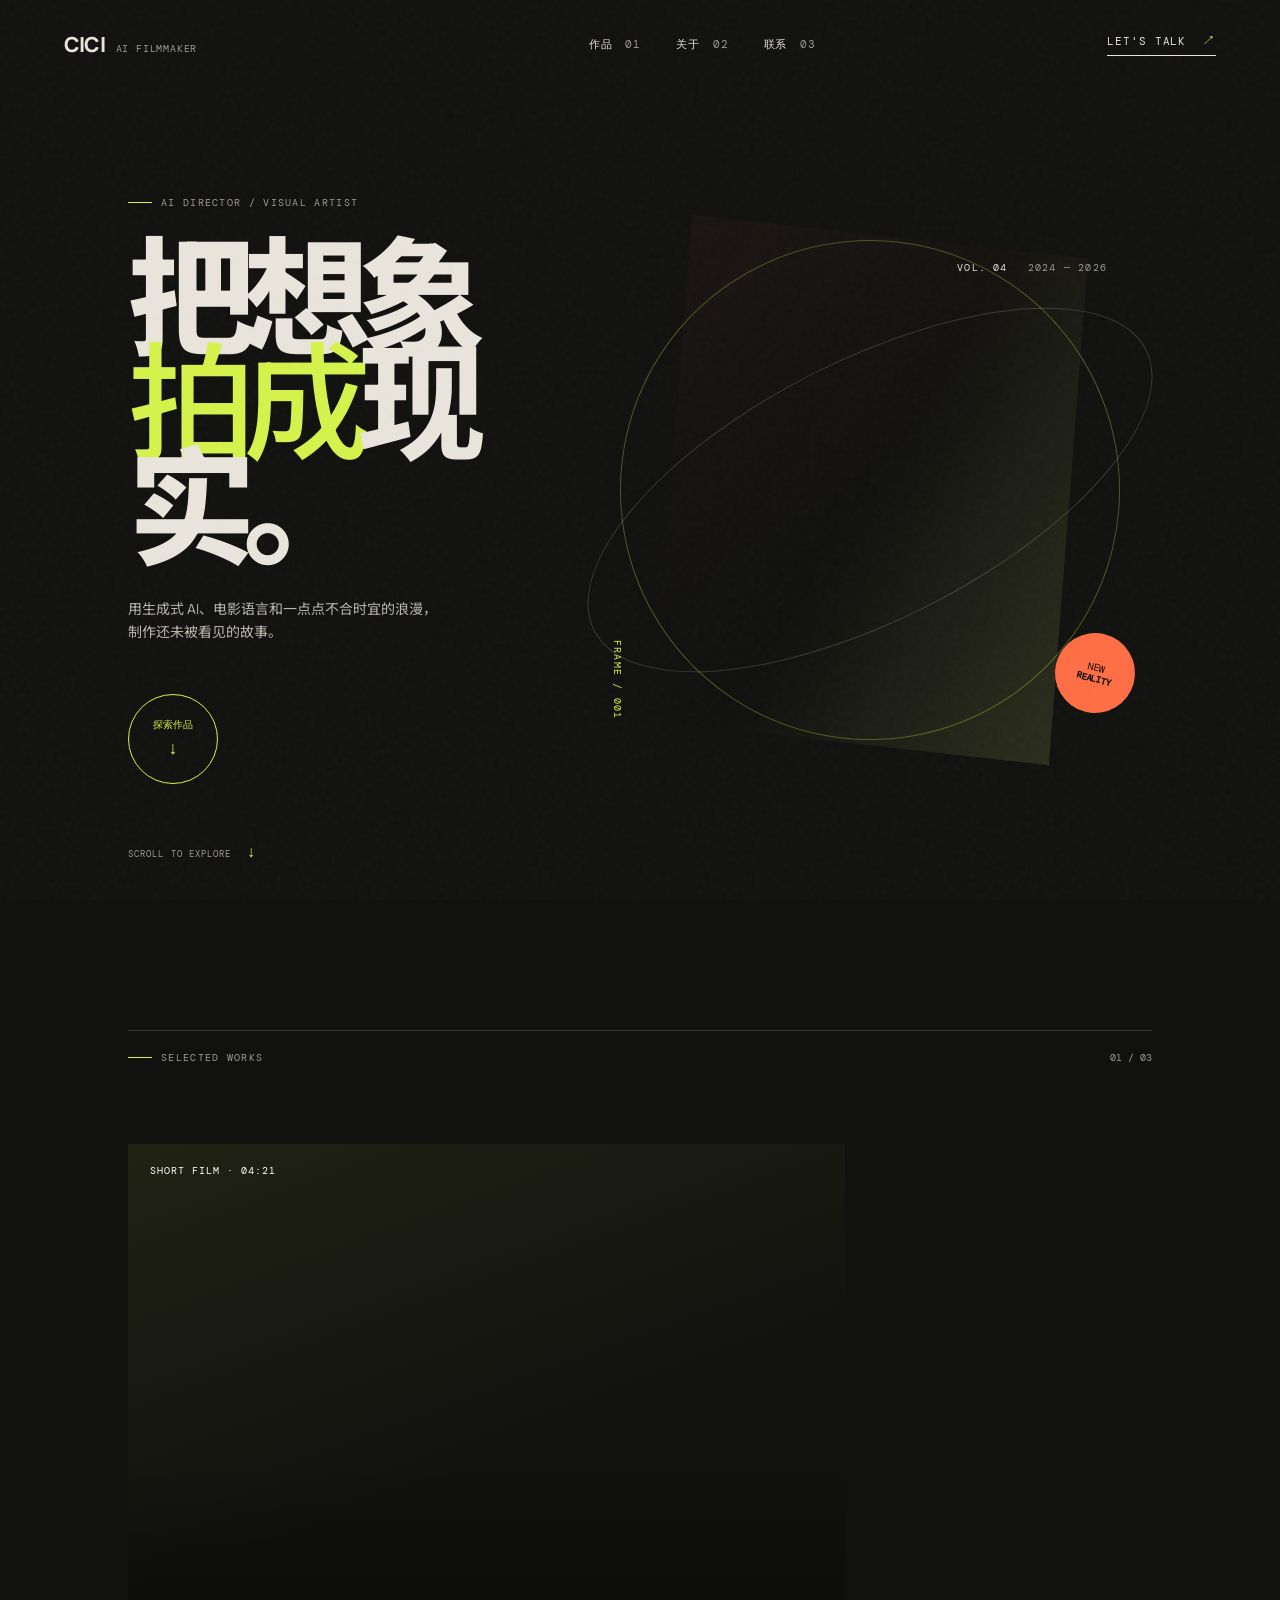
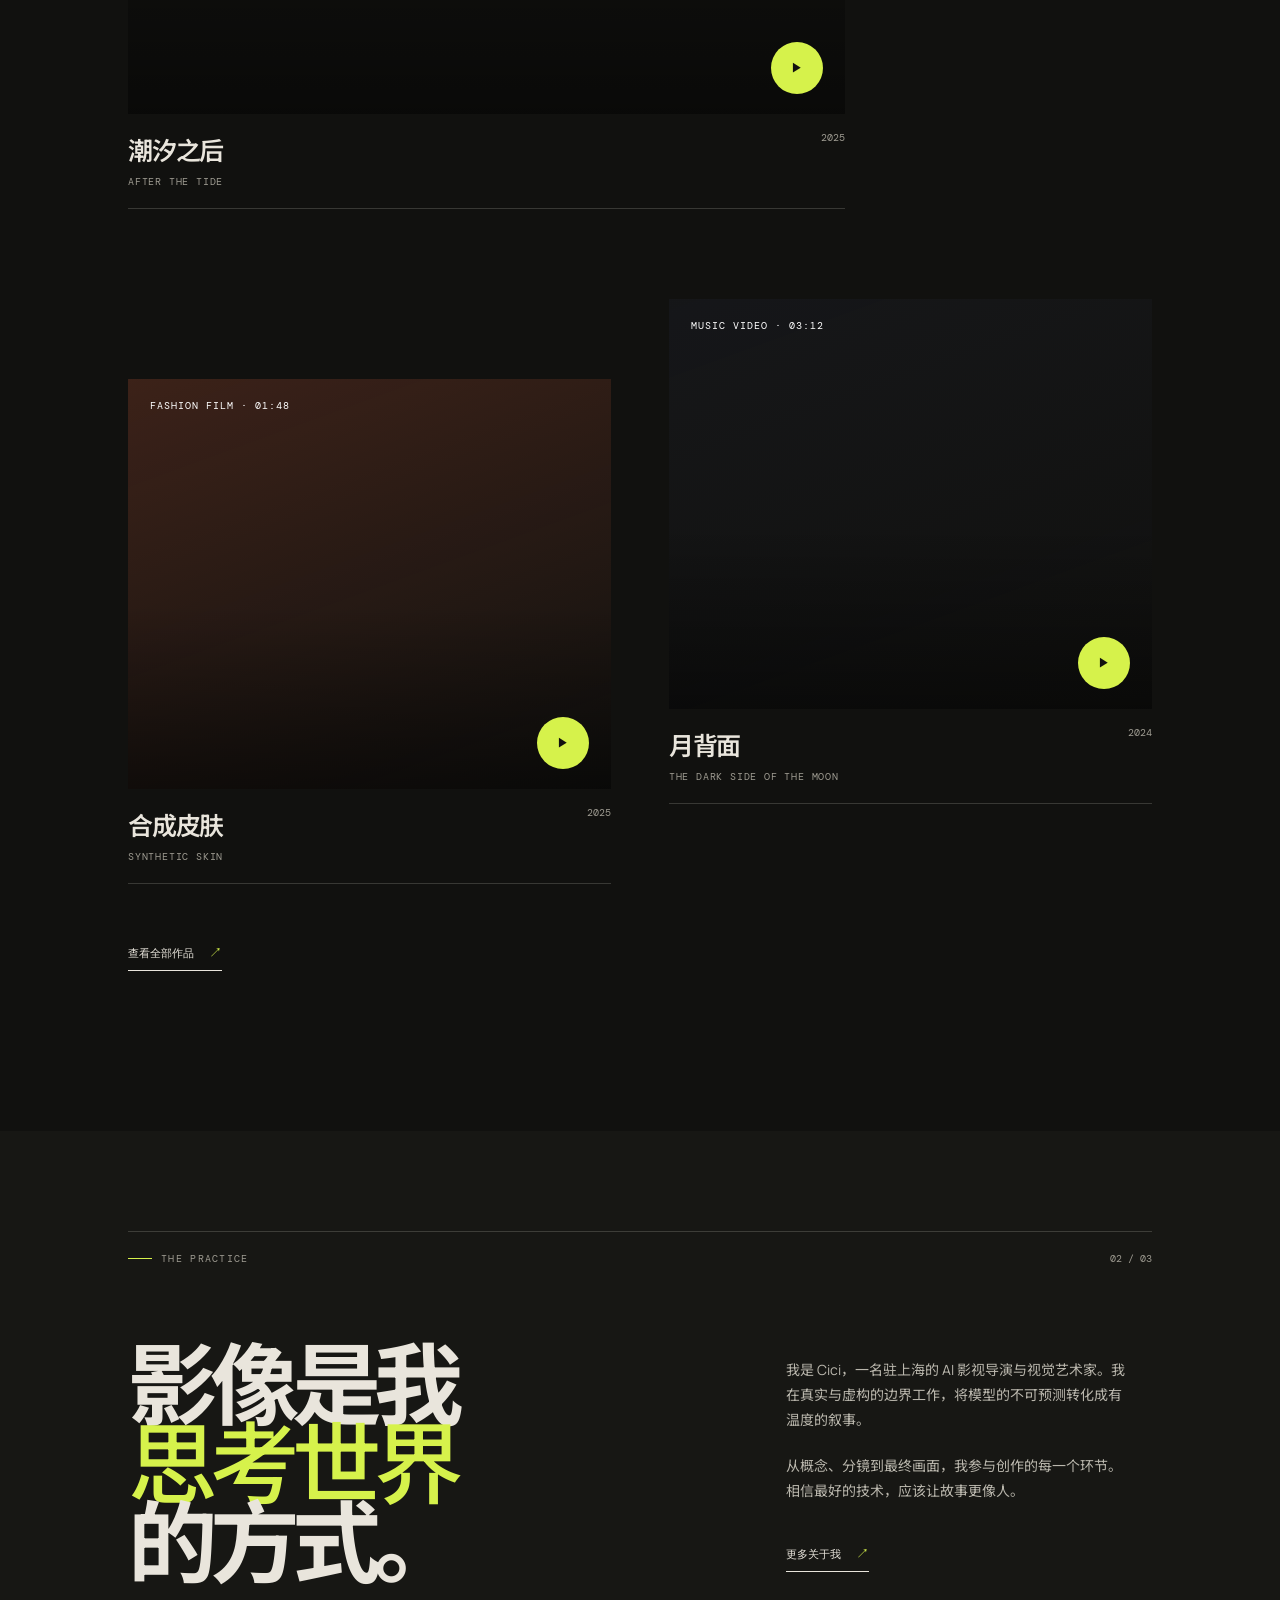
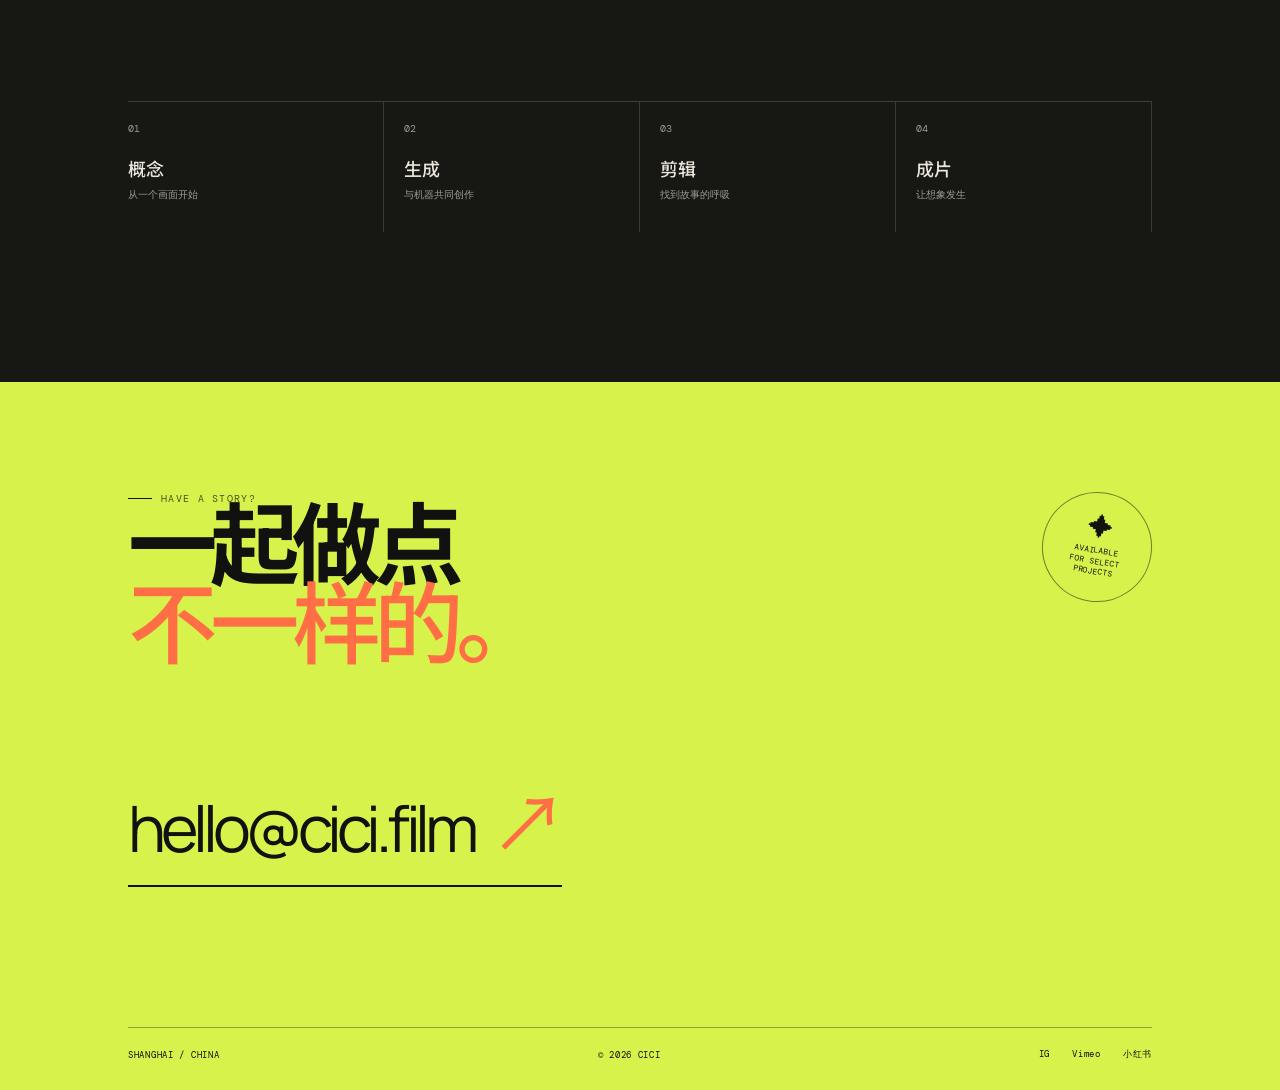
<file: index.html>
<!doctype html>
<html lang="zh-CN">
<head>
  <meta charset="UTF-8" />
  <meta name="viewport" content="width=device-width, initial-scale=1.0" />
  <meta name="description" content="Cici 的 AI 影视与视觉实验作品集" />
  <title>CICI — AI FILMMAKER</title>
  <link rel="preconnect" href="https://fonts.googleapis.com">
  <link rel="preconnect" href="https://fonts.gstatic.com" crossorigin>
  <link href="https://fonts.googleapis.com/css2?family=DM+Mono:wght@400;500&family=Manrope:wght@400;500;600;700;800&family=Noto+Sans+SC:wght@400;500;700;900&display=swap" rel="stylesheet">
  <link rel="stylesheet" href="style.css" />
</head>
<body>
  <div class="noise"></div>
  <header class="site-header">
    <a class="brand" href="#top" aria-label="Cici home"><span>CICI</span><small>AI FILMMAKER</small></a>
    <nav class="main-nav" aria-label="主导航">
      <a href="#work">作品 <span>01</span></a>
      <a href="#about">关于 <span>02</span></a>
      <a href="#contact">联系 <span>03</span></a>
    </nav>
    <a class="menu-link" href="#contact">LET'S TALK <span>↗</span></a>
  </header>

  <main id="top">
    <section class="hero section-pad">
      <div class="hero-copy">
        <p class="eyebrow"><i></i> AI DIRECTOR / VISUAL ARTIST</p>
        <h1>把想象<br><em>拍成</em>现实。</h1>
        <p class="hero-intro">用生成式 AI、电影语言和一点点不合时宜的浪漫，制作还未被看见的故事。</p>
        <a class="circle-link" href="#work" aria-label="探索作品">探索作品 <span>↓</span></a>
      </div>
      <div class="hero-visual">
        <div class="orbit orbit-one"></div><div class="orbit orbit-two"></div>
        <div class="hero-image"></div>
        <div class="visual-label label-top">VOL. 04 <span>2024 — 2026</span></div>
        <div class="visual-label label-bottom">FRAME / 001</div>
        <div class="hero-sticker">NEW<br><b>REALITY</b></div>
      </div>
      <div class="scroll-note">SCROLL TO EXPLORE <span>↓</span></div>
    </section>

    <section id="work" class="work section-pad">
      <div class="section-heading"><p class="eyebrow"><i></i> SELECTED WORKS</p><span class="heading-index">01 / 03</span></div>
      <div class="work-grid">
        <article class="project project-featured">
          <div class="project-image image-one"><span class="image-meta">SHORT FILM · 04:21</span><button class="play-btn" aria-label="播放《潮汐之后》">▶</button></div>
          <div class="project-info"><div><h2>潮汐之后</h2><p>AFTER THE TIDE</p></div><span class="project-year">2025</span></div>
        </article>
        <article class="project project-offset">
          <div class="project-image image-two"><span class="image-meta">FASHION FILM · 01:48</span><button class="play-btn" aria-label="播放《Synthetic Skin》">▶</button></div>
          <div class="project-info"><div><h2>合成皮肤</h2><p>SYNTHETIC SKIN</p></div><span class="project-year">2025</span></div>
        </article>
        <article class="project">
          <div class="project-image image-three"><span class="image-meta">MUSIC VIDEO · 03:12</span><button class="play-btn" aria-label="播放《月背面》">▶</button></div>
          <div class="project-info"><div><h2>月背面</h2><p>THE DARK SIDE OF THE MOON</p></div><span class="project-year">2024</span></div>
        </article>
      </div>
      <a class="text-link" href="#contact">查看全部作品 <span>↗</span></a>
    </section>

    <section id="about" class="about section-pad">
      <div class="section-heading"><p class="eyebrow"><i></i> THE PRACTICE</p><span class="heading-index">02 / 03</span></div>
      <div class="about-layout"><h2>影像是我<br><em>思考世界</em><br>的方式。</h2><div class="about-copy"><p>我是 Cici，一名驻上海的 AI 影视导演与视觉艺术家。我在真实与虚构的边界工作，将模型的不可预测转化成有温度的叙事。</p><p>从概念、分镜到最终画面，我参与创作的每一个环节。相信最好的技术，应该让故事更像人。</p><a class="text-link" href="#contact">更多关于我 <span>↗</span></a></div></div>
      <div class="process"><div><span>01</span><b>概念</b><small>从一个画面开始</small></div><div><span>02</span><b>生成</b><small>与机器共同创作</small></div><div><span>03</span><b>剪辑</b><small>找到故事的呼吸</small></div><div><span>04</span><b>成片</b><small>让想象发生</small></div></div>
    </section>

    <section id="contact" class="contact section-pad"><div class="contact-top"><div><p class="eyebrow"><i></i> HAVE A STORY?</p><h2>一起做点<br><em>不一样的。</em></h2></div><div class="contact-orb">✦<span>AVAILABLE<br>FOR SELECT<br>PROJECTS</span></div></div><a class="email-link" href="mailto:hello@cici.film">hello@cici.film <span>↗</span></a><div class="contact-footer"><span>SHANGHAI / CHINA</span><span>© 2026 CICI</span><div class="socials"><a href="#contact">IG</a><a href="#contact">Vimeo</a><a href="#contact">小红书</a></div></div></section>
  </main>
  <script src="script.js"></script>
</body>
</html>
</file>
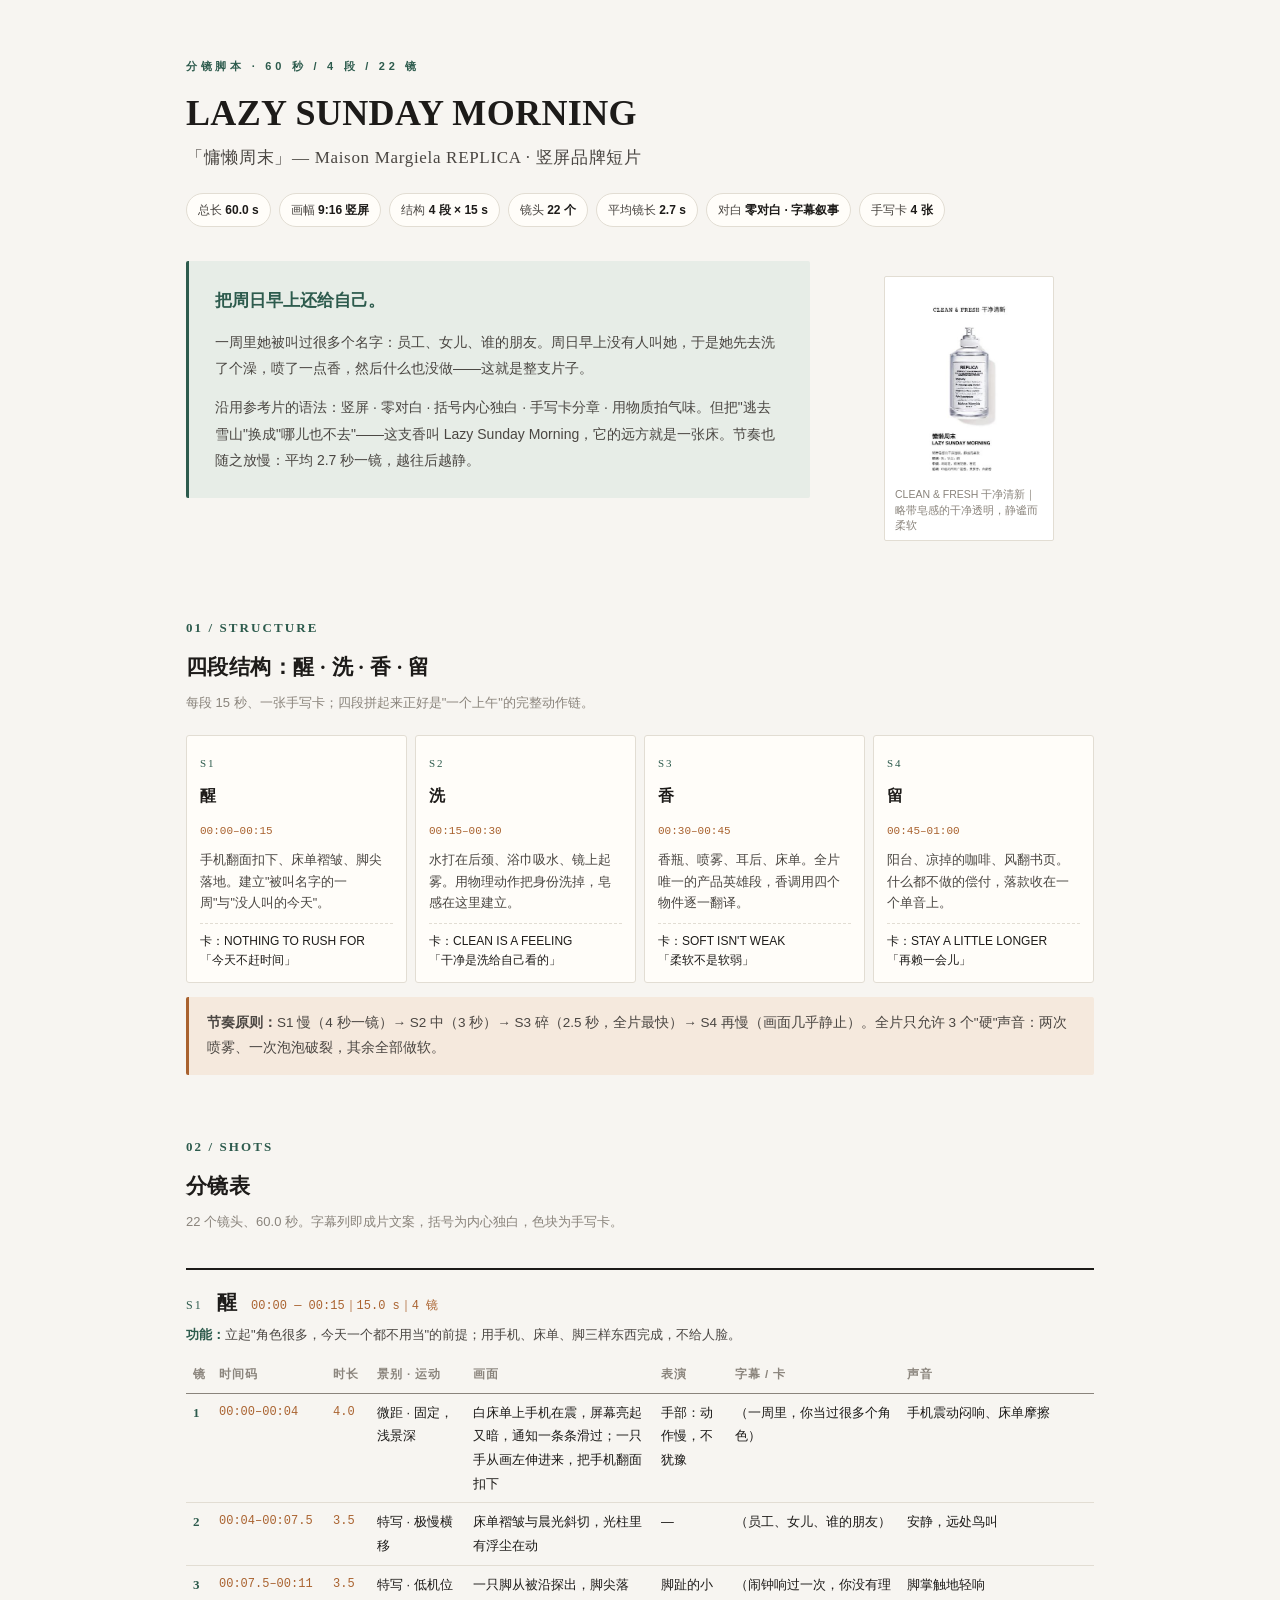
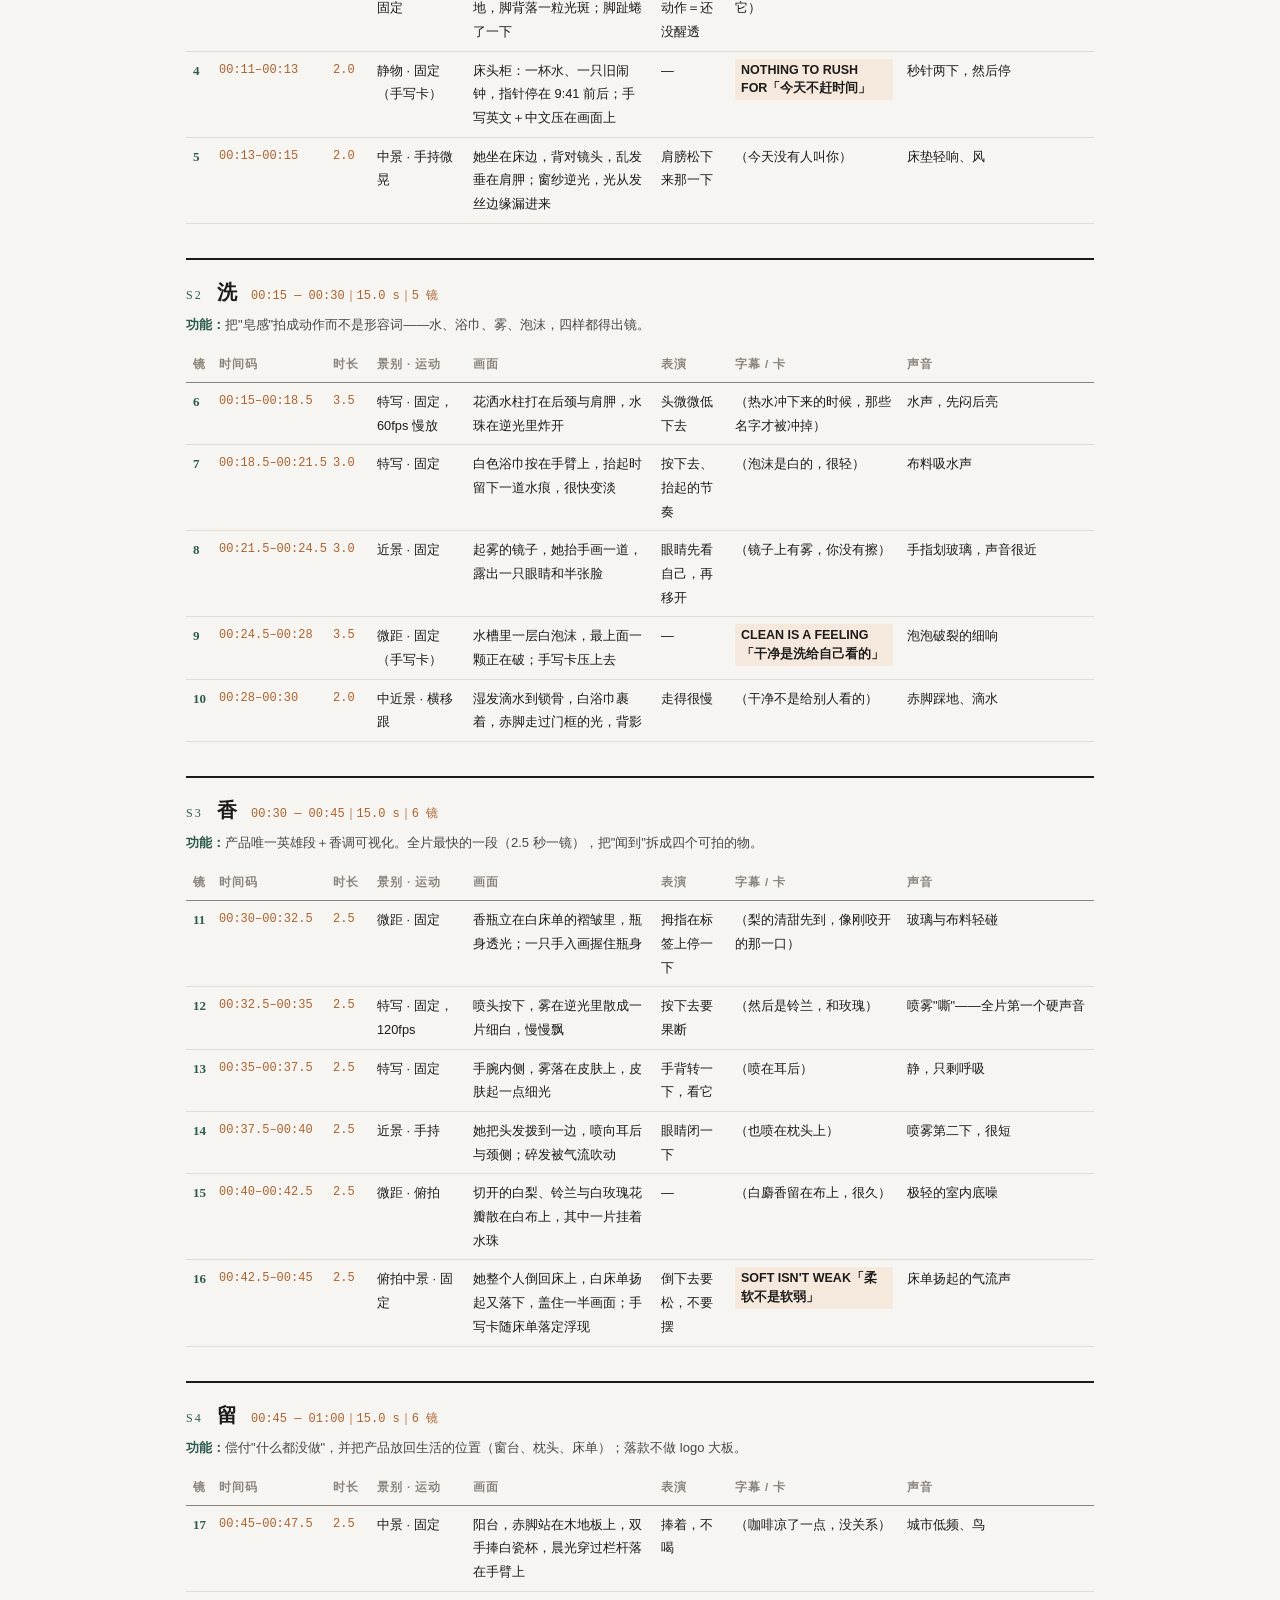
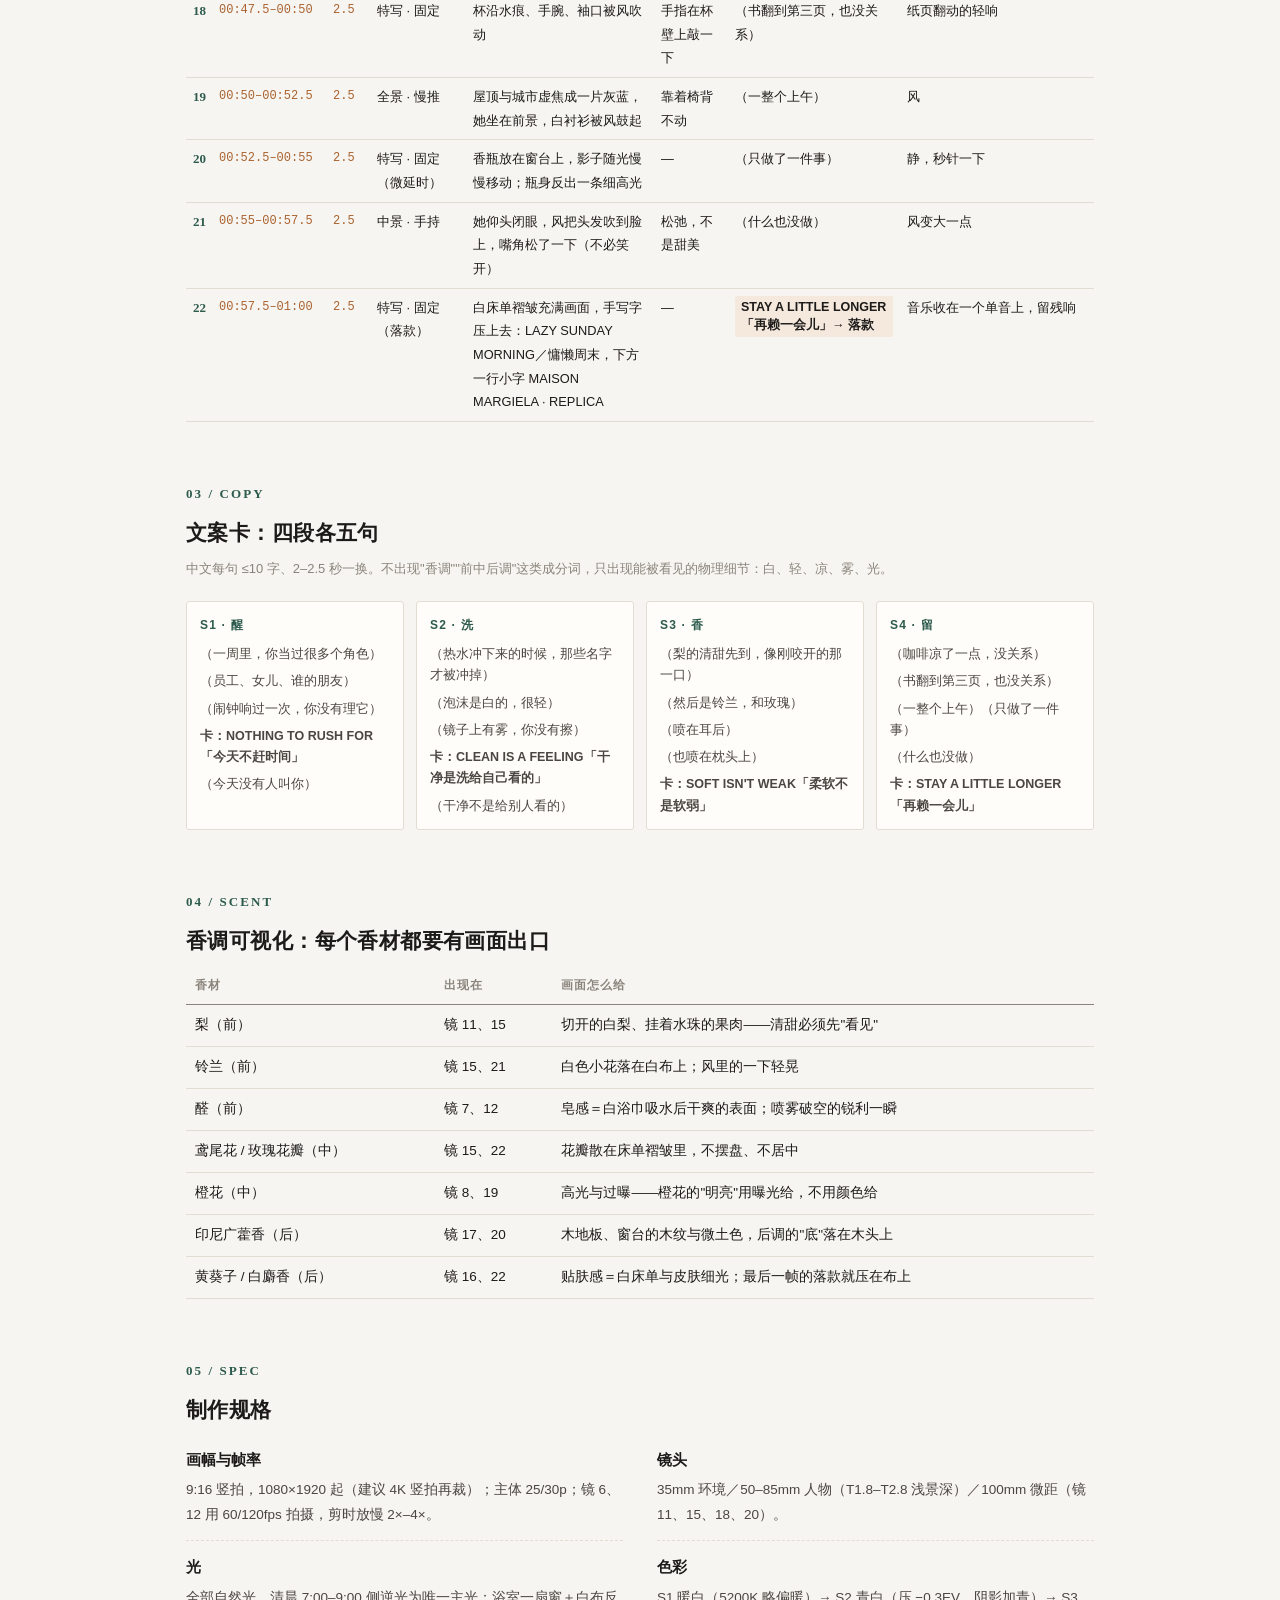
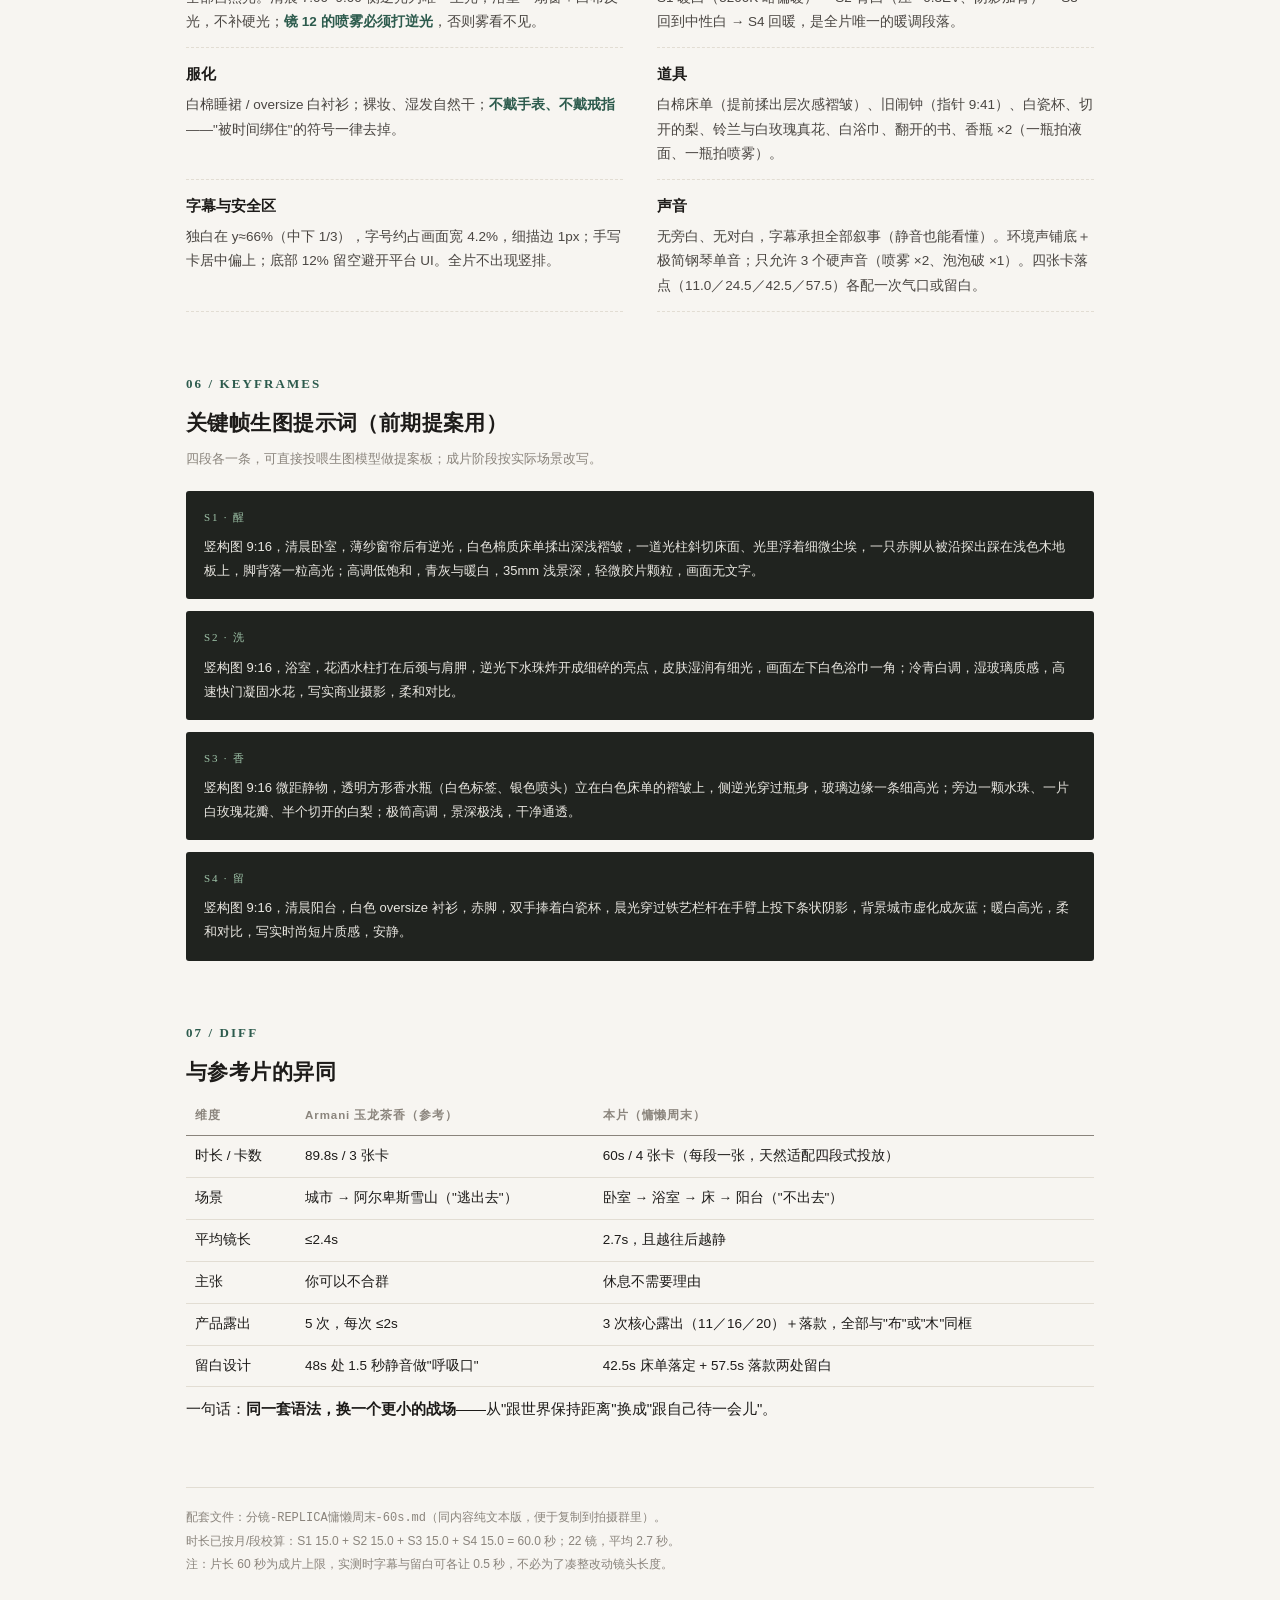
<file: 分镜脚本/分镜-REPLICA慵懒周末-60s.html>
<!DOCTYPE html>
<html lang="zh-CN">
<head>
<meta charset="utf-8">
<meta name="viewport" content="width=device-width, initial-scale=1">
<title>分镜脚本 · REPLICA 慵懒周末 60″</title>
<style>
  :root{
    --paper:#f7f5f1; --card:#fffdf9; --ink:#1d1b19; --ink2:#4a4642; --ink3:#8a847c;
    --line:#e2ddd3; --green:#2d5b4d; --green-l:#e7ede7; --clay:#a9622f; --clay-l:#f5e9dd;
  }
  *{box-sizing:border-box}
  body{margin:0;background:var(--paper);color:var(--ink);
    font-family:"PingFang SC","Microsoft YaHei","Helvetica Neue",Arial,sans-serif;
    font-size:15px;line-height:1.85;-webkit-font-smoothing:antialiased}
  .wrap{max-width:960px;margin:0 auto;padding:56px 26px 90px}
  .eyebrow{font-size:11px;letter-spacing:.34em;color:var(--green);font-weight:600;margin-bottom:14px}
  h1{font-family:"Songti SC","Noto Serif SC",serif;font-size:36px;line-height:1.3;margin:0 0 6px;letter-spacing:.01em}
  h1 small{display:block;font-size:17px;color:var(--ink2);font-weight:400;margin-top:10px;letter-spacing:.04em}
  .meta{display:flex;flex-wrap:wrap;gap:8px;margin:24px 0 0}
  .chip{font-size:12px;padding:5px 11px;border:1px solid var(--line);border-radius:999px;background:var(--card);color:var(--ink2)}
  .chip b{color:var(--ink);font-weight:600}
  .hero{display:grid;grid-template-columns:1fr 250px;gap:34px;align-items:start;margin-top:34px}
  .hero .lede{padding:24px 26px;background:var(--green-l);border-left:3px solid var(--green);border-radius:2px}
  .hero .lede p{margin:0;font-size:16.5px;line-height:1.9}
  .hero .lede p+p{margin-top:12px;font-size:14px;color:var(--ink2)}
  .hero .lede b{color:var(--green)}
  .prod{border:1px solid var(--line);background:#fff;border-radius:2px;padding:10px 10px 6px}
  .prod img{width:100%;display:block}
  .prod figcaption{font-size:10.5px;color:var(--ink3);margin-top:6px;line-height:1.5}
  h2{font-family:"Songti SC","Noto Serif SC",serif;font-size:21px;margin:60px 0 4px;letter-spacing:.02em}
  h2 .num{font-family:Georgia,serif;color:var(--green);font-size:13px;letter-spacing:.16em;display:block;margin-bottom:8px;font-weight:600}
  .sub{color:var(--ink3);font-size:13px;margin:0 0 20px}
  p{margin:0 0 14px}
  table{width:100%;border-collapse:collapse;font-size:13.5px;margin:6px 0 8px}
  th,td{text-align:left;padding:8px 9px;border-bottom:1px solid var(--line);vertical-align:top}
  th{font-size:11.5px;letter-spacing:.08em;color:var(--ink3);font-weight:600;border-bottom:1px solid var(--ink3);white-space:nowrap}
  td.t{font-family:ui-monospace,Menlo,Consolas,monospace;font-size:12px;color:var(--clay);white-space:nowrap}
  td.n{font-family:Georgia,serif;color:var(--green);font-weight:600;font-size:13px;width:26px}
  .shots{table-layout:fixed;font-size:12.8px}
  .shots th,.shots td{padding:7px}
  .shots th:nth-child(1),.shots td:nth-child(1){width:26px}
  .shots th:nth-child(2),.shots td:nth-child(2){width:114px}
  .shots th:nth-child(3),.shots td:nth-child(3){width:44px}
  .shots th:nth-child(4),.shots td:nth-child(4){width:96px}
  .shots th:nth-child(5),.shots td:nth-child(5){width:188px}
  .shots th:nth-child(6),.shots td:nth-child(6){width:74px}
  .shots th:nth-child(7),.shots td:nth-child(7){width:172px}
  .shots b{font-weight:600}
  .cardline{background:var(--clay-l);color:var(--ink);font-weight:600;padding:2px 6px;border-radius:2px;display:inline-block;font-size:12.5px;line-height:1.5}
  .strip4{display:grid;grid-template-columns:repeat(4,1fr);gap:8px;margin:18px 0 0}
  .blk{border:1px solid var(--line);background:var(--card);border-radius:3px;padding:12px 13px}
  .blk .k{font-family:Georgia,serif;font-size:11px;letter-spacing:.18em;color:var(--green)}
  .blk h4{margin:6px 0 4px;font-size:15.5px;font-family:"Songti SC","Noto Serif SC",serif}
  .blk .tc{font-family:ui-monospace,monospace;font-size:11px;color:var(--clay)}
  .blk p{margin:8px 0 0;font-size:12.5px;color:var(--ink2);line-height:1.7}
  .blk .cap{display:block;margin-top:9px;font-size:12px;color:var(--ink);border-top:1px dashed var(--line);padding-top:8px;line-height:1.6}
  .segbox{margin-top:34px;border-top:2px solid var(--ink);padding-top:14px}
  .seghead{display:flex;flex-wrap:wrap;align-items:baseline;gap:14px;margin-bottom:2px}
  .seghead .s{font-family:Georgia,serif;font-size:12px;letter-spacing:.18em;color:var(--green)}
  .seghead h3{margin:0;font-family:"Songti SC","Noto Serif SC",serif;font-size:20px}
  .seghead .tc{font-family:ui-monospace,monospace;font-size:12px;color:var(--clay)}
  .segfn{font-size:13px;color:var(--ink2);margin:2px 0 10px}
  .segfn em{font-style:normal;color:var(--green);font-weight:600}
  .cop{display:grid;grid-template-columns:repeat(4,1fr);gap:12px;margin-top:14px}
  .cop div{border:1px solid var(--line);border-radius:3px;background:var(--card);padding:12px 13px}
  .cop h5{margin:0 0 8px;font-size:12px;letter-spacing:.1em;color:var(--green);font-weight:600}
  .cop p{margin:0 0 6px;font-size:12.5px;line-height:1.7;color:var(--ink2)}
  .cop p:last-child{margin-bottom:0}
  .grid2{display:grid;grid-template-columns:1fr 1fr;gap:0 34px}
  .item{padding:13px 0;border-bottom:1px dashed var(--line)}
  .item h4{margin:0 0 5px;font-size:14.5px;font-weight:600}
  .item p{margin:0;font-size:13.5px;color:var(--ink2);line-height:1.8}
  .item .k{color:var(--green);font-weight:600}
  .prompt{background:#20231f;color:#e8e6e0;border-radius:3px;padding:16px 18px;margin:0 0 12px;font-size:13px;line-height:1.85}
  .prompt .h{display:block;font-size:11px;letter-spacing:.16em;color:#9ec3a8;margin-bottom:8px;font-family:Georgia,serif}
  .warn{background:var(--clay-l);border-left:3px solid var(--clay);padding:14px 18px;border-radius:2px;margin:14px 0;font-size:13.5px;color:var(--ink2)}
  footer{margin-top:64px;padding-top:18px;border-top:1px solid var(--line);font-size:12px;color:var(--ink3);line-height:1.9}
  @media(max-width:760px){
    .wrap{padding:36px 16px 60px} h1{font-size:27px} h1 small{font-size:15px}
    .hero{grid-template-columns:1fr} .strip4{grid-template-columns:repeat(2,1fr)}
    .cop{grid-template-columns:repeat(2,1fr)} .grid2{grid-template-columns:1fr}
    table{font-size:12.5px}
  }
  @media print{body{background:#fff}.wrap{max-width:none}}
</style>
</head>
<body>
<div class="wrap">

  <div class="eyebrow">分镜脚本 · 60 秒 / 4 段 / 22 镜</div>
  <h1>LAZY SUNDAY MORNING
    <small>「慵懒周末」— Maison Margiela REPLICA · 竖屏品牌短片</small>
  </h1>

  <div class="meta">
    <span class="chip">总长 <b>60.0 s</b></span>
    <span class="chip">画幅 <b>9:16 竖屏</b></span>
    <span class="chip">结构 <b>4 段 × 15 s</b></span>
    <span class="chip">镜头 <b>22 个</b></span>
    <span class="chip">平均镜长 <b>2.7 s</b></span>
    <span class="chip">对白 <b>零对白 · 字幕叙事</b></span>
    <span class="chip">手写卡 <b>4 张</b></span>
  </div>

  <div class="hero">
    <div class="lede">
      <p><b>把周日早上还给自己。</b></p>
      <p>一周里她被叫过很多个名字：员工、女儿、谁的朋友。周日早上没有人叫她，于是她先去洗了个澡，喷了一点香，然后什么也没做——这就是整支片子。</p>
      <p>沿用参考片的语法：竖屏 · 零对白 · 括号内心独白 · 手写卡分章 · 用物质拍气味。但把"逃去雪山"换成"哪儿也不去"——这支香叫 Lazy Sunday Morning，它的远方就是一张床。节奏也随之放慢：平均 2.7 秒一镜，越往后越静。</p>
    </div>
    <figure class="prod">
      <img src="[data-uri]" alt="REPLICA Lazy Sunday Morning 产品图">
      <figcaption>CLEAN &amp; FRESH 干净清新｜略带皂感的干净透明，静谧而柔软</figcaption>
    </figure>
  </div>

  <h2><span class="num">01 / STRUCTURE</span>四段结构：醒 · 洗 · 香 · 留</h2>
  <p class="sub">每段 15 秒、一张手写卡；四段拼起来正好是"一个上午"的完整动作链。</p>
  <div class="strip4">
    <div class="blk"><span class="k">S1</span><h4>醒</h4><span class="tc">00:00–00:15</span>
      <p>手机翻面扣下、床单褶皱、脚尖落地。建立"被叫名字的一周"与"没人叫的今天"。</p>
      <span class="cap">卡：NOTHING TO RUSH FOR<br>「今天不赶时间」</span></div>
    <div class="blk"><span class="k">S2</span><h4>洗</h4><span class="tc">00:15–00:30</span>
      <p>水打在后颈、浴巾吸水、镜上起雾。用物理动作把身份洗掉，皂感在这里建立。</p>
      <span class="cap">卡：CLEAN IS A FEELING<br>「干净是洗给自己看的」</span></div>
    <div class="blk"><span class="k">S3</span><h4>香</h4><span class="tc">00:30–00:45</span>
      <p>香瓶、喷雾、耳后、床单。全片唯一的产品英雄段，香调用四个物件逐一翻译。</p>
      <span class="cap">卡：SOFT ISN'T WEAK<br>「柔软不是软弱」</span></div>
    <div class="blk"><span class="k">S4</span><h4>留</h4><span class="tc">00:45–01:00</span>
      <p>阳台、凉掉的咖啡、风翻书页。什么都不做的偿付，落款收在一个单音上。</p>
      <span class="cap">卡：STAY A LITTLE LONGER<br>「再赖一会儿」</span></div>
  </div>
  <div class="warn"><b>节奏原则：</b>S1 慢（4 秒一镜）→ S2 中（3 秒）→ S3 碎（2.5 秒，全片最快）→ S4 再慢（画面几乎静止）。全片只允许 3 个"硬"声音：两次喷雾、一次泡泡破裂，其余全部做软。</div>

  <h2><span class="num">02 / SHOTS</span>分镜表</h2>
  <p class="sub">22 个镜头、60.0 秒。字幕列即成片文案，括号为内心独白，色块为手写卡。</p>

  <div class="segbox">
    <div class="seghead"><span class="s">S1</span><h3>醒</h3><span class="tc">00:00 — 00:15｜15.0 s｜4 镜</span></div>
    <p class="segfn"><em>功能：</em>立起"角色很多，今天一个都不用当"的前提；用手机、床单、脚三样东西完成，不给人脸。</p>
    <table class="shots">
      <tr><th>镜</th><th>时间码</th><th>时长</th><th>景别 · 运动</th><th>画面</th><th>表演</th><th>字幕 / 卡</th><th>声音</th></tr>
      <tr><td class="n">1</td><td class="t">00:00–00:04</td><td class="t">4.0</td><td>微距 · 固定，浅景深</td><td class="pic">白床单上手机在震，屏幕亮起又暗，通知一条条滑过；一只手从画左伸进来，把手机翻面扣下</td><td>手部：动作慢，不犹豫</td><td>（一周里，你当过很多个角色）</td><td>手机震动闷响、床单摩擦</td></tr>
      <tr><td class="n">2</td><td class="t">00:04–00:07.5</td><td class="t">3.5</td><td>特写 · 极慢横移</td><td class="pic">床单褶皱与晨光斜切，光柱里有浮尘在动</td><td>—</td><td>（员工、女儿、谁的朋友）</td><td>安静，远处鸟叫</td></tr>
      <tr><td class="n">3</td><td class="t">00:07.5–00:11</td><td class="t">3.5</td><td>特写 · 低机位固定</td><td class="pic">一只脚从被沿探出，脚尖落地，脚背落一粒光斑；脚趾蜷了一下</td><td>脚趾的小动作＝还没醒透</td><td>（闹钟响过一次，你没有理它）</td><td>脚掌触地轻响</td></tr>
      <tr><td class="n">4</td><td class="t">00:11–00:13</td><td class="t">2.0</td><td>静物 · 固定（手写卡）</td><td class="pic">床头柜：一杯水、一只旧闹钟，指针停在 9:41 前后；手写英文＋中文压在画面上</td><td>—</td><td><span class="cardline">NOTHING TO RUSH FOR「今天不赶时间」</span></td><td>秒针两下，然后停</td></tr>
      <tr><td class="n">5</td><td class="t">00:13–00:15</td><td class="t">2.0</td><td>中景 · 手持微晃</td><td class="pic">她坐在床边，背对镜头，乱发垂在肩胛；窗纱逆光，光从发丝边缘漏进来</td><td>肩膀松下来那一下</td><td>（今天没有人叫你）</td><td>床垫轻响、风</td></tr>
    </table>
  </div>

  <div class="segbox">
    <div class="seghead"><span class="s">S2</span><h3>洗</h3><span class="tc">00:15 — 00:30｜15.0 s｜5 镜</span></div>
    <p class="segfn"><em>功能：</em>把"皂感"拍成动作而不是形容词——水、浴巾、雾、泡沫，四样都得出镜。</p>
    <table class="shots">
      <tr><th>镜</th><th>时间码</th><th>时长</th><th>景别 · 运动</th><th>画面</th><th>表演</th><th>字幕 / 卡</th><th>声音</th></tr>
      <tr><td class="n">6</td><td class="t">00:15–00:18.5</td><td class="t">3.5</td><td>特写 · 固定，60fps 慢放</td><td class="pic">花洒水柱打在后颈与肩胛，水珠在逆光里炸开</td><td>头微微低下去</td><td>（热水冲下来的时候，那些名字才被冲掉）</td><td>水声，先闷后亮</td></tr>
      <tr><td class="n">7</td><td class="t">00:18.5–00:21.5</td><td class="t">3.0</td><td>特写 · 固定</td><td class="pic">白色浴巾按在手臂上，抬起时留下一道水痕，很快变淡</td><td>按下去、抬起的节奏</td><td>（泡沫是白的，很轻）</td><td>布料吸水声</td></tr>
      <tr><td class="n">8</td><td class="t">00:21.5–00:24.5</td><td class="t">3.0</td><td>近景 · 固定</td><td class="pic">起雾的镜子，她抬手画一道，露出一只眼睛和半张脸</td><td>眼睛先看自己，再移开</td><td>（镜子上有雾，你没有擦）</td><td>手指划玻璃，声音很近</td></tr>
      <tr><td class="n">9</td><td class="t">00:24.5–00:28</td><td class="t">3.5</td><td>微距 · 固定（手写卡）</td><td class="pic">水槽里一层白泡沫，最上面一颗正在破；手写卡压上去</td><td>—</td><td><span class="cardline">CLEAN IS A FEELING「干净是洗给自己看的」</span></td><td>泡泡破裂的细响</td></tr>
      <tr><td class="n">10</td><td class="t">00:28–00:30</td><td class="t">2.0</td><td>中近景 · 横移跟</td><td class="pic">湿发滴水到锁骨，白浴巾裹着，赤脚走过门框的光，背影</td><td>走得很慢</td><td>（干净不是给别人看的）</td><td>赤脚踩地、滴水</td></tr>
    </table>
  </div>

  <div class="segbox">
    <div class="seghead"><span class="s">S3</span><h3>香</h3><span class="tc">00:30 — 00:45｜15.0 s｜6 镜</span></div>
    <p class="segfn"><em>功能：</em>产品唯一英雄段＋香调可视化。全片最快的一段（2.5 秒一镜），把"闻到"拆成四个可拍的物。</p>
    <table class="shots">
      <tr><th>镜</th><th>时间码</th><th>时长</th><th>景别 · 运动</th><th>画面</th><th>表演</th><th>字幕 / 卡</th><th>声音</th></tr>
      <tr><td class="n">11</td><td class="t">00:30–00:32.5</td><td class="t">2.5</td><td>微距 · 固定</td><td class="pic">香瓶立在白床单的褶皱里，瓶身透光；一只手入画握住瓶身</td><td>拇指在标签上停一下</td><td>（梨的清甜先到，像刚咬开的那一口）</td><td>玻璃与布料轻碰</td></tr>
      <tr><td class="n">12</td><td class="t">00:32.5–00:35</td><td class="t">2.5</td><td>特写 · 固定，120fps</td><td class="pic">喷头按下，雾在逆光里散成一片细白，慢慢飘</td><td>按下去要果断</td><td>（然后是铃兰，和玫瑰）</td><td>喷雾"嘶"——全片第一个硬声音</td></tr>
      <tr><td class="n">13</td><td class="t">00:35–00:37.5</td><td class="t">2.5</td><td>特写 · 固定</td><td class="pic">手腕内侧，雾落在皮肤上，皮肤起一点细光</td><td>手背转一下，看它</td><td>（喷在耳后）</td><td>静，只剩呼吸</td></tr>
      <tr><td class="n">14</td><td class="t">00:37.5–00:40</td><td class="t">2.5</td><td>近景 · 手持</td><td class="pic">她把头发拨到一边，喷向耳后与颈侧；碎发被气流吹动</td><td>眼睛闭一下</td><td>（也喷在枕头上）</td><td>喷雾第二下，很短</td></tr>
      <tr><td class="n">15</td><td class="t">00:40–00:42.5</td><td class="t">2.5</td><td>微距 · 俯拍</td><td class="pic">切开的白梨、铃兰与白玫瑰花瓣散在白布上，其中一片挂着水珠</td><td>—</td><td>（白麝香留在布上，很久）</td><td>极轻的室内底噪</td></tr>
      <tr><td class="n">16</td><td class="t">00:42.5–00:45</td><td class="t">2.5</td><td>俯拍中景 · 固定</td><td class="pic">她整个人倒回床上，白床单扬起又落下，盖住一半画面；手写卡随床单落定浮现</td><td>倒下去要松，不要摆</td><td><span class="cardline">SOFT ISN'T WEAK「柔软不是软弱」</span></td><td>床单扬起的气流声</td></tr>
    </table>
  </div>

  <div class="segbox">
    <div class="seghead"><span class="s">S4</span><h3>留</h3><span class="tc">00:45 — 01:00｜15.0 s｜6 镜</span></div>
    <p class="segfn"><em>功能：</em>偿付"什么都没做"，并把产品放回生活的位置（窗台、枕头、床单）；落款不做 logo 大板。</p>
    <table class="shots">
      <tr><th>镜</th><th>时间码</th><th>时长</th><th>景别 · 运动</th><th>画面</th><th>表演</th><th>字幕 / 卡</th><th>声音</th></tr>
      <tr><td class="n">17</td><td class="t">00:45–00:47.5</td><td class="t">2.5</td><td>中景 · 固定</td><td class="pic">阳台，赤脚站在木地板上，双手捧白瓷杯，晨光穿过栏杆落在手臂上</td><td>捧着，不喝</td><td>（咖啡凉了一点，没关系）</td><td>城市低频、鸟</td></tr>
      <tr><td class="n">18</td><td class="t">00:47.5–00:50</td><td class="t">2.5</td><td>特写 · 固定</td><td class="pic">杯沿水痕、手腕、袖口被风吹动</td><td>手指在杯壁上敲一下</td><td>（书翻到第三页，也没关系）</td><td>纸页翻动的轻响</td></tr>
      <tr><td class="n">19</td><td class="t">00:50–00:52.5</td><td class="t">2.5</td><td>全景 · 慢推</td><td class="pic">屋顶与城市虚焦成一片灰蓝，她坐在前景，白衬衫被风鼓起</td><td>靠着椅背不动</td><td>（一整个上午）</td><td>风</td></tr>
      <tr><td class="n">20</td><td class="t">00:52.5–00:55</td><td class="t">2.5</td><td>特写 · 固定（微延时）</td><td class="pic">香瓶放在窗台上，影子随光慢慢移动；瓶身反出一条细高光</td><td>—</td><td>（只做了一件事）</td><td>静，秒针一下</td></tr>
      <tr><td class="n">21</td><td class="t">00:55–00:57.5</td><td class="t">2.5</td><td>中景 · 手持</td><td class="pic">她仰头闭眼，风把头发吹到脸上，嘴角松了一下（不必笑开）</td><td>松弛，不是甜美</td><td>（什么也没做）</td><td>风变大一点</td></tr>
      <tr><td class="n">22</td><td class="t">00:57.5–01:00</td><td class="t">2.5</td><td>特写 · 固定（落款）</td><td class="pic">白床单褶皱充满画面，手写字压上去：LAZY SUNDAY MORNING／慵懒周末，下方一行小字 MAISON MARGIELA · REPLICA</td><td>—</td><td><span class="cardline">STAY A LITTLE LONGER「再赖一会儿」→ 落款</span></td><td>音乐收在一个单音上，留残响</td></tr>
    </table>
  </div>

  <h2><span class="num">03 / COPY</span>文案卡：四段各五句</h2>
  <p class="sub">中文每句 ≤10 字、2–2.5 秒一换。不出现"香调""前中后调"这类成分词，只出现能被看见的物理细节：白、轻、凉、雾、光。</p>
  <div class="cop">
    <div><h5>S1 · 醒</h5>
      <p>（一周里，你当过很多个角色）</p><p>（员工、女儿、谁的朋友）</p><p>（闹钟响过一次，你没有理它）</p><p><b>卡：NOTHING TO RUSH FOR「今天不赶时间」</b></p><p>（今天没有人叫你）</p></div>
    <div><h5>S2 · 洗</h5>
      <p>（热水冲下来的时候，那些名字才被冲掉）</p><p>（泡沫是白的，很轻）</p><p>（镜子上有雾，你没有擦）</p><p><b>卡：CLEAN IS A FEELING「干净是洗给自己看的」</b></p><p>（干净不是给别人看的）</p></div>
    <div><h5>S3 · 香</h5>
      <p>（梨的清甜先到，像刚咬开的那一口）</p><p>（然后是铃兰，和玫瑰）</p><p>（喷在耳后）</p><p>（也喷在枕头上）</p><p><b>卡：SOFT ISN'T WEAK「柔软不是软弱」</b></p></div>
    <div><h5>S4 · 留</h5>
      <p>（咖啡凉了一点，没关系）</p><p>（书翻到第三页，也没关系）</p><p>（一整个上午）（只做了一件事）</p><p>（什么也没做）</p><p><b>卡：STAY A LITTLE LONGER「再赖一会儿」</b></p></div>
  </div>

  <h2><span class="num">04 / SCENT</span>香调可视化：每个香材都要有画面出口</h2>
  <table>
    <tr><th>香材</th><th>出现在</th><th>画面怎么给</th></tr>
    <tr><td>梨（前）</td><td>镜 11、15</td><td>切开的白梨、挂着水珠的果肉——清甜必须先"看见"</td></tr>
    <tr><td>铃兰（前）</td><td>镜 15、21</td><td>白色小花落在白布上；风里的一下轻晃</td></tr>
    <tr><td>醛（前）</td><td>镜 7、12</td><td>皂感＝白浴巾吸水后干爽的表面；喷雾破空的锐利一瞬</td></tr>
    <tr><td>鸢尾花 / 玫瑰花瓣（中）</td><td>镜 15、22</td><td>花瓣散在床单褶皱里，不摆盘、不居中</td></tr>
    <tr><td>橙花（中）</td><td>镜 8、19</td><td>高光与过曝——橙花的"明亮"用曝光给，不用颜色给</td></tr>
    <tr><td>印尼广藿香（后）</td><td>镜 17、20</td><td>木地板、窗台的木纹与微土色，后调的"底"落在木头上</td></tr>
    <tr><td>黄葵子 / 白麝香（后）</td><td>镜 16、22</td><td>贴肤感＝白床单与皮肤细光；最后一帧的落款就压在布上</td></tr>
  </table>

  <h2><span class="num">05 / SPEC</span>制作规格</h2>
  <div class="grid2">
    <div class="item"><h4>画幅与帧率</h4><p>9:16 竖拍，1080×1920 起（建议 4K 竖拍再裁）；主体 25/30p；镜 6、12 用 60/120fps 拍摄，剪时放慢 2×–4×。</p></div>
    <div class="item"><h4>镜头</h4><p>35mm 环境／50–85mm 人物（T1.8–T2.8 浅景深）／100mm 微距（镜 11、15、18、20）。</p></div>
    <div class="item"><h4>光</h4><p>全部自然光。清晨 7:00–9:00 侧逆光为唯一主光；浴室一扇窗＋白布反光，不补硬光；<span class="k">镜 12 的喷雾必须打逆光</span>，否则雾看不见。</p></div>
    <div class="item"><h4>色彩</h4><p>S1 暖白（5200K 略偏暖）→ S2 青白（压 −0.3EV、阴影加青）→ S3 回到中性白 → S4 回暖，是全片唯一的暖调段落。</p></div>
    <div class="item"><h4>服化</h4><p>白棉睡裙 / oversize 白衬衫；裸妆、湿发自然干；<span class="k">不戴手表、不戴戒指</span>——"被时间绑住"的符号一律去掉。</p></div>
    <div class="item"><h4>道具</h4><p>白棉床单（提前揉出层次感褶皱）、旧闹钟（指针 9:41）、白瓷杯、切开的梨、铃兰与白玫瑰真花、白浴巾、翻开的书、香瓶 ×2（一瓶拍液面、一瓶拍喷雾）。</p></div>
    <div class="item"><h4>字幕与安全区</h4><p>独白在 y≈66%（中下 1/3），字号约占画面宽 4.2%，细描边 1px；手写卡居中偏上；底部 12% 留空避开平台 UI。全片不出现竖排。</p></div>
    <div class="item"><h4>声音</h4><p>无旁白、无对白，字幕承担全部叙事（静音也能看懂）。环境声铺底＋极简钢琴单音；只允许 3 个硬声音（喷雾 ×2、泡泡破 ×1）。四张卡落点（11.0／24.5／42.5／57.5）各配一次气口或留白。</p></div>
  </div>

  <h2><span class="num">06 / KEYFRAMES</span>关键帧生图提示词（前期提案用）</h2>
  <p class="sub">四段各一条，可直接投喂生图模型做提案板；成片阶段按实际场景改写。</p>
  <div class="prompt"><span class="h">S1 · 醒</span>竖构图 9:16，清晨卧室，薄纱窗帘后有逆光，白色棉质床单揉出深浅褶皱，一道光柱斜切床面、光里浮着细微尘埃，一只赤脚从被沿探出踩在浅色木地板上，脚背落一粒高光；高调低饱和，青灰与暖白，35mm 浅景深，轻微胶片颗粒，画面无文字。</div>
  <div class="prompt"><span class="h">S2 · 洗</span>竖构图 9:16，浴室，花洒水柱打在后颈与肩胛，逆光下水珠炸开成细碎的亮点，皮肤湿润有细光，画面左下白色浴巾一角；冷青白调，湿玻璃质感，高速快门凝固水花，写实商业摄影，柔和对比。</div>
  <div class="prompt"><span class="h">S3 · 香</span>竖构图 9:16 微距静物，透明方形香水瓶（白色标签、银色喷头）立在白色床单的褶皱上，侧逆光穿过瓶身，玻璃边缘一条细高光；旁边一颗水珠、一片白玫瑰花瓣、半个切开的白梨；极简高调，景深极浅，干净通透。</div>
  <div class="prompt"><span class="h">S4 · 留</span>竖构图 9:16，清晨阳台，白色 oversize 衬衫，赤脚，双手捧着白瓷杯，晨光穿过铁艺栏杆在手臂上投下条状阴影，背景城市虚化成灰蓝；暖白高光，柔和对比，写实时尚短片质感，安静。</div>

  <h2><span class="num">07 / DIFF</span>与参考片的异同</h2>
  <table>
    <tr><th>维度</th><th>Armani 玉龙茶香（参考）</th><th>本片（慵懒周末）</th></tr>
    <tr><td>时长 / 卡数</td><td>89.8s / 3 张卡</td><td>60s / 4 张卡（每段一张，天然适配四段式投放）</td></tr>
    <tr><td>场景</td><td>城市 → 阿尔卑斯雪山（"逃出去"）</td><td>卧室 → 浴室 → 床 → 阳台（"不出去"）</td></tr>
    <tr><td>平均镜长</td><td>≤2.4s</td><td>2.7s，且越往后越静</td></tr>
    <tr><td>主张</td><td>你可以不合群</td><td>休息不需要理由</td></tr>
    <tr><td>产品露出</td><td>5 次，每次 ≤2s</td><td>3 次核心露出（11／16／20）＋落款，全部与"布"或"木"同框</td></tr>
    <tr><td>留白设计</td><td>48s 处 1.5 秒静音做"呼吸口"</td><td>42.5s 床单落定 + 57.5s 落款两处留白</td></tr>
  </table>
  <p>一句话：<b>同一套语法，换一个更小的战场</b>——从"跟世界保持距离"换成"跟自己待一会儿"。</p>

  <footer>
    配套文件：<code>分镜-REPLICA慵懒周末-60s.md</code>（同内容纯文本版，便于复制到拍摄群里）。<br>
    时长已按月/段校算：S1 15.0 + S2 15.0 + S3 15.0 + S4 15.0 = 60.0 秒；22 镜，平均 2.7 秒。<br>
    注：片长 60 秒为成片上限，实测时字幕与留白可各让 0.5 秒，不必为了凑整改动镜头长度。
  </footer>
</div>
</body>
</html>
</file>
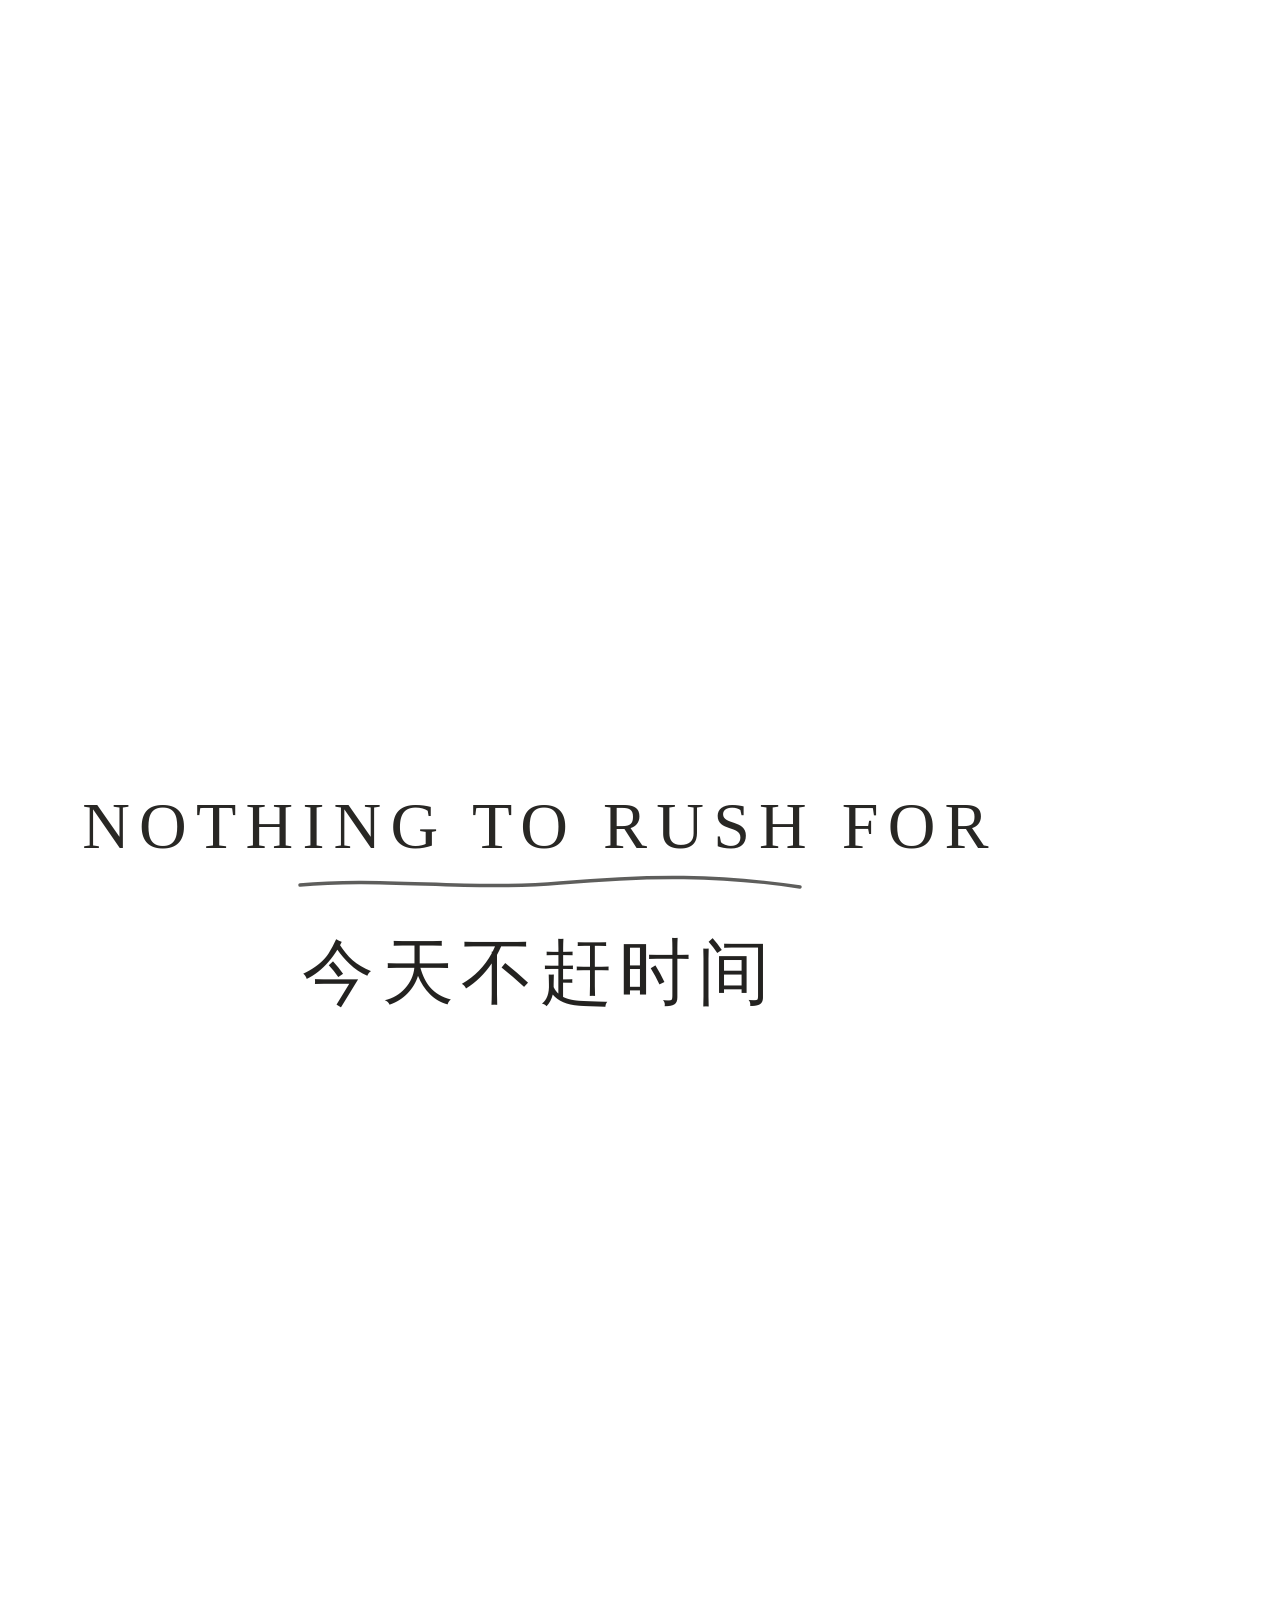
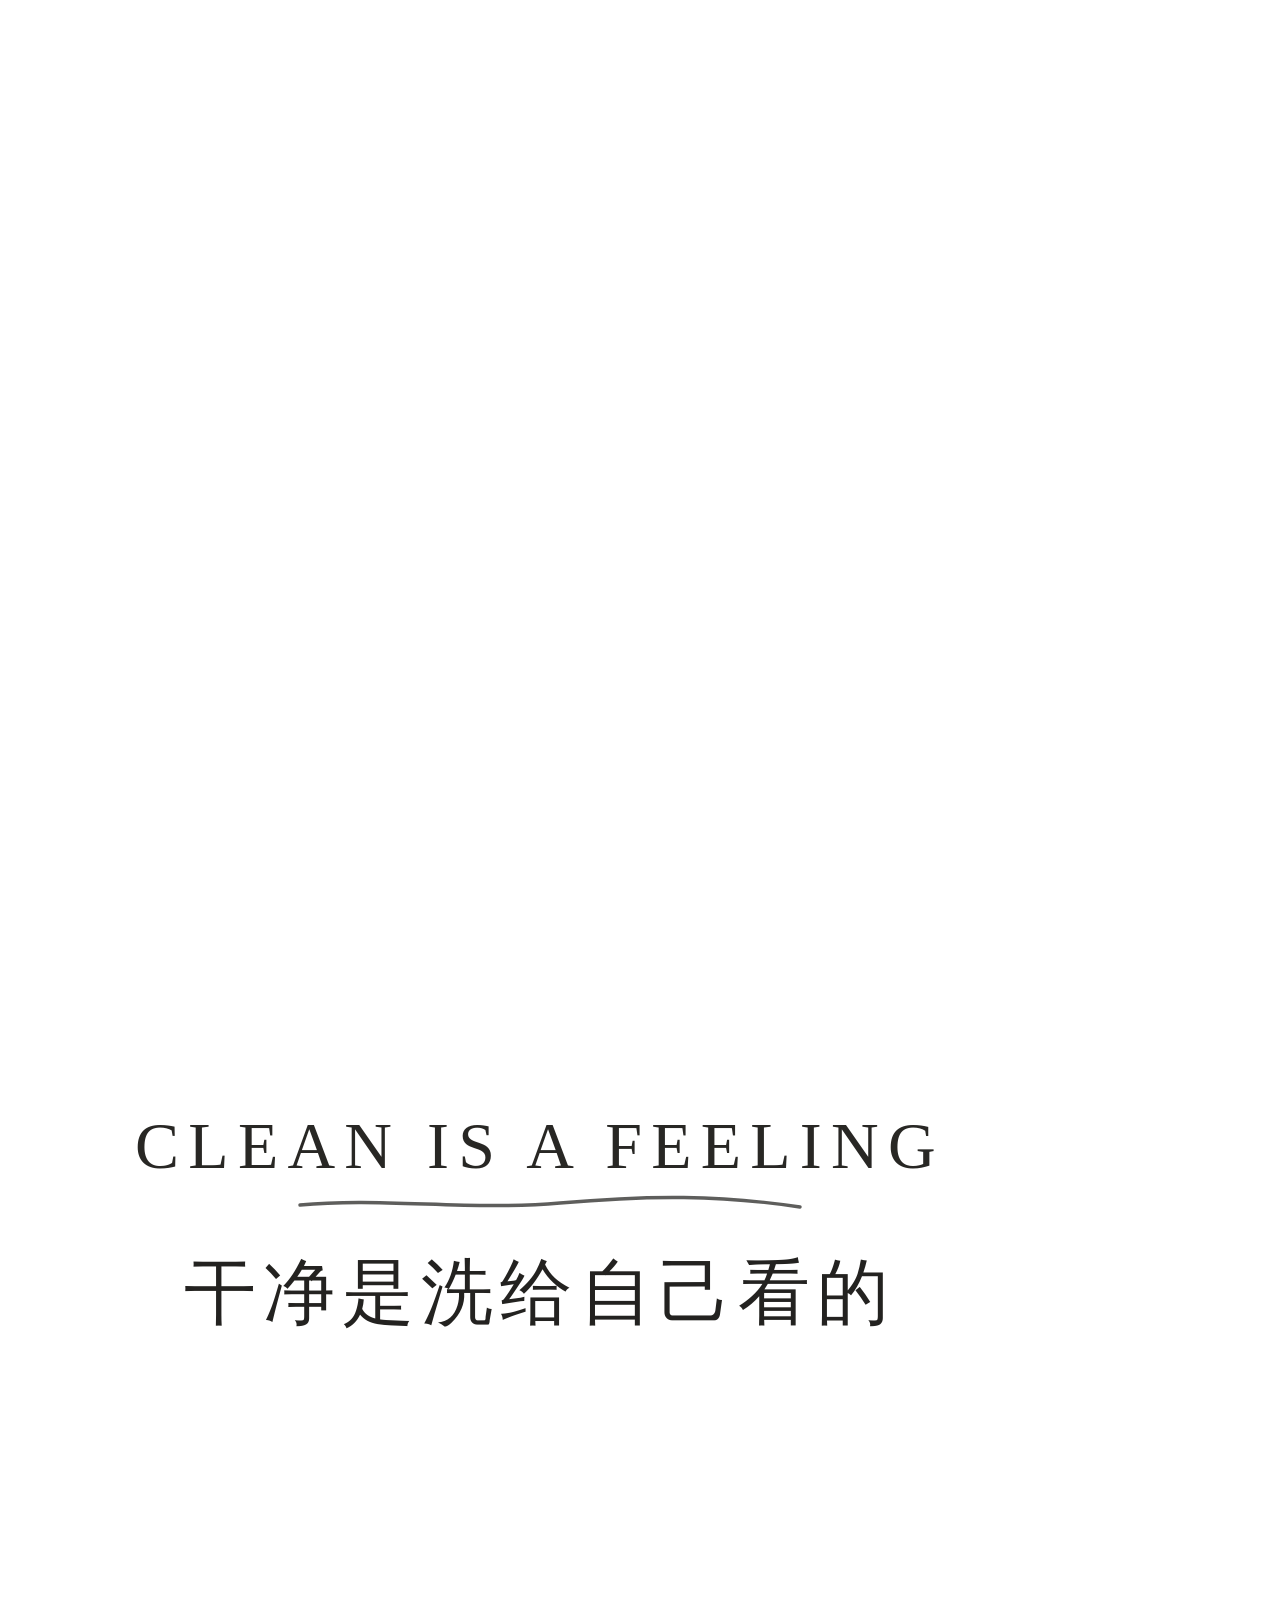
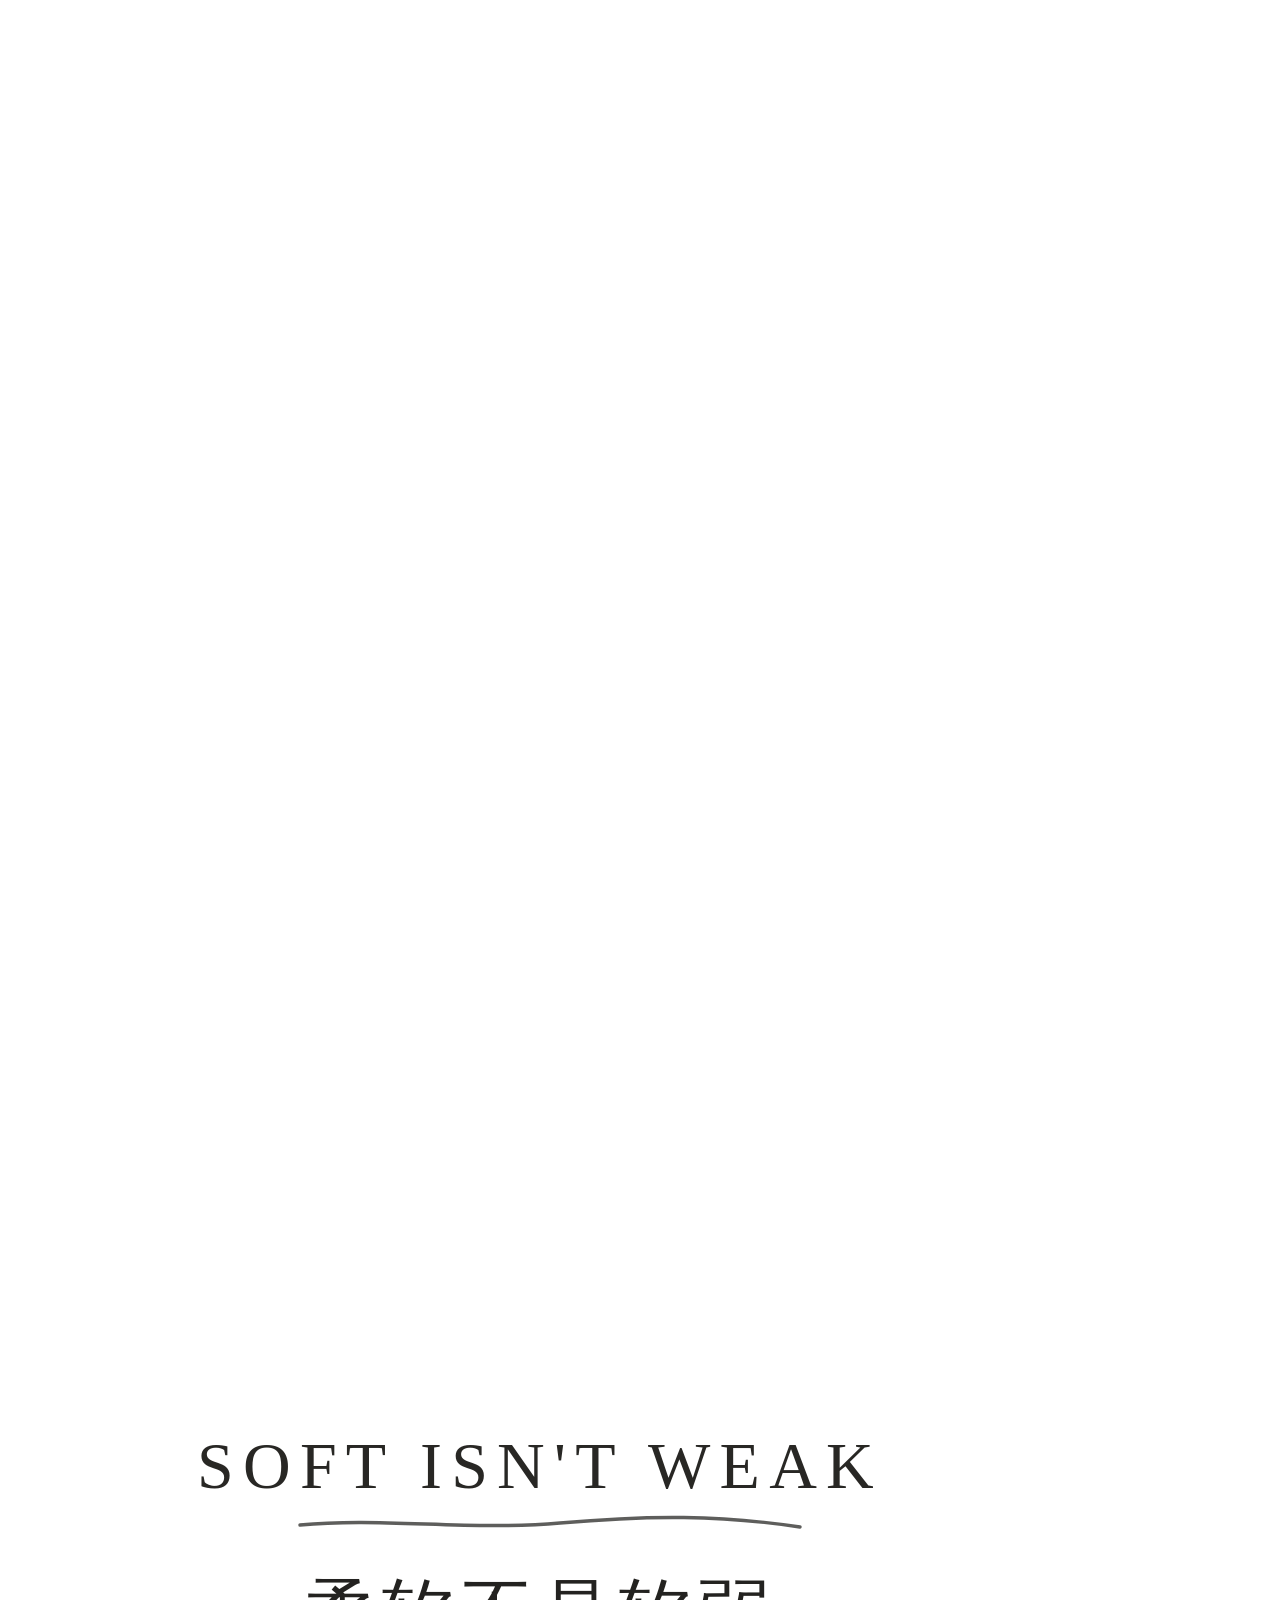
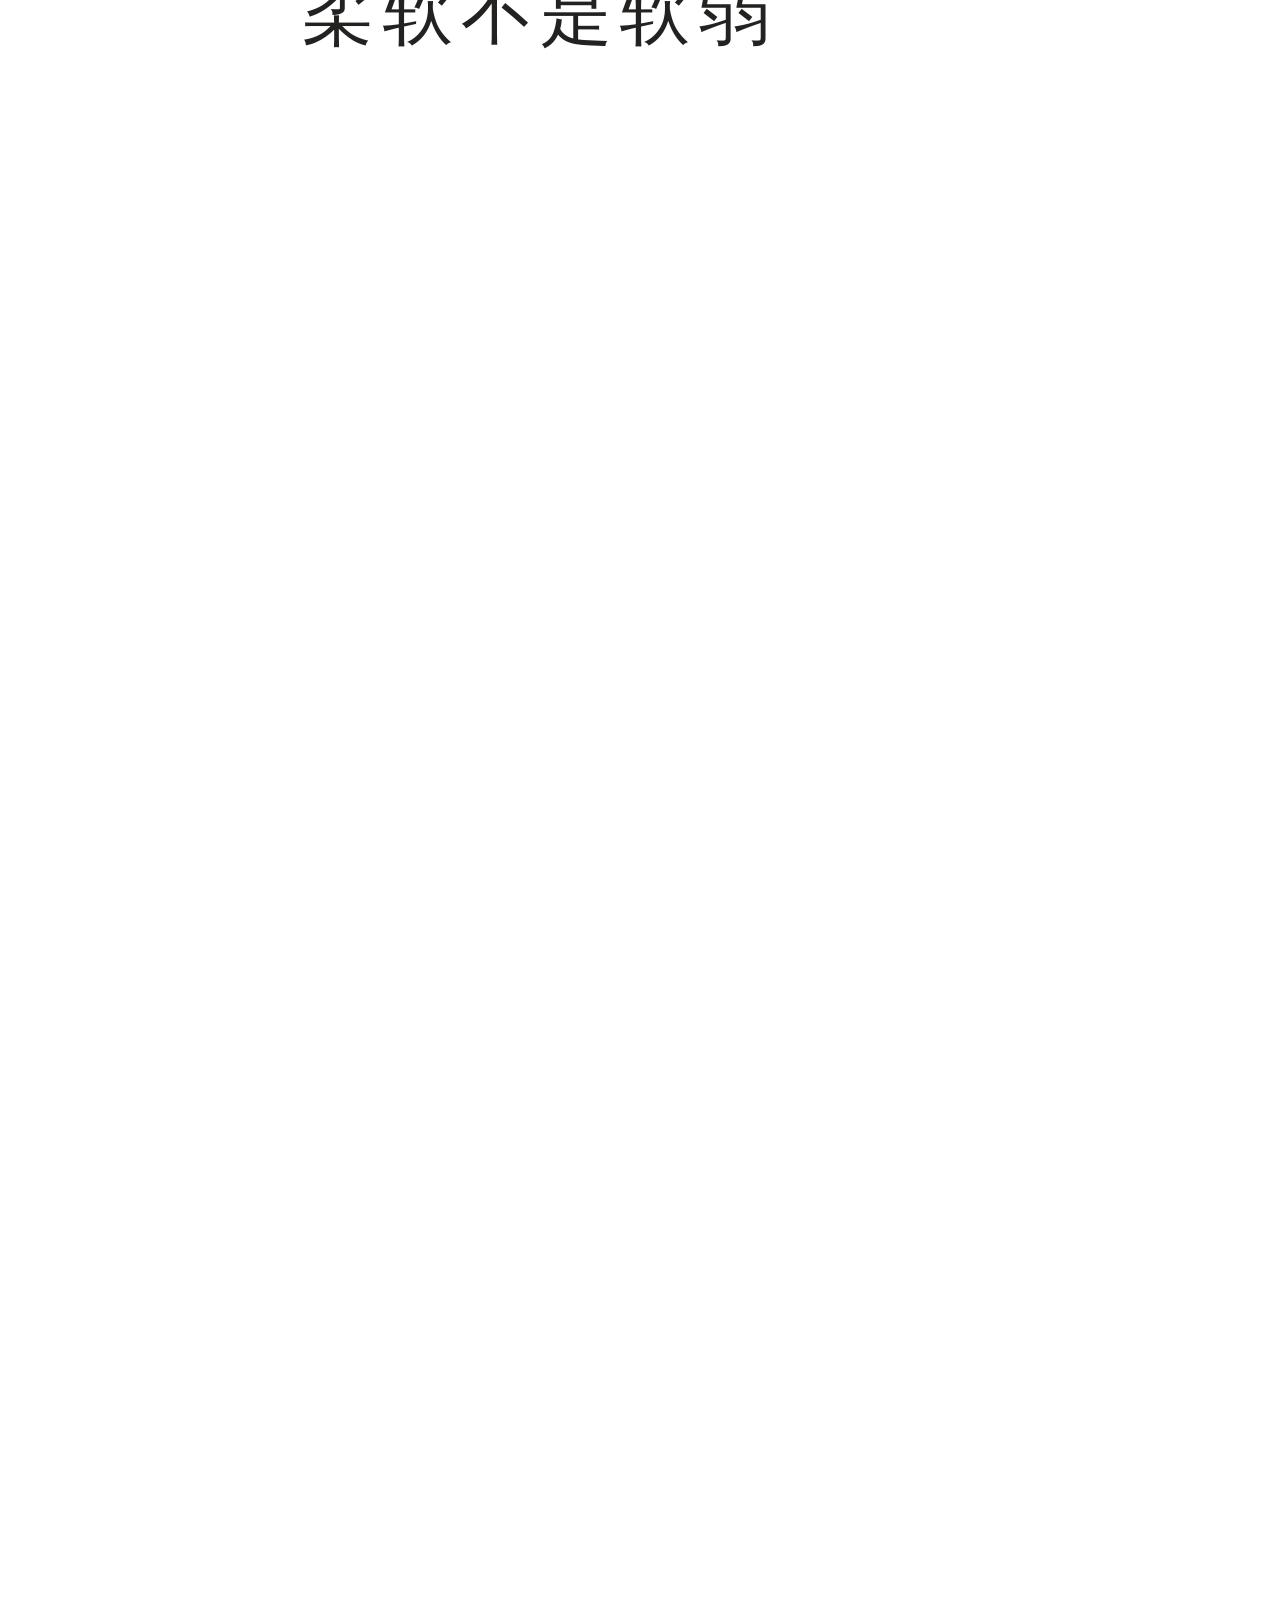
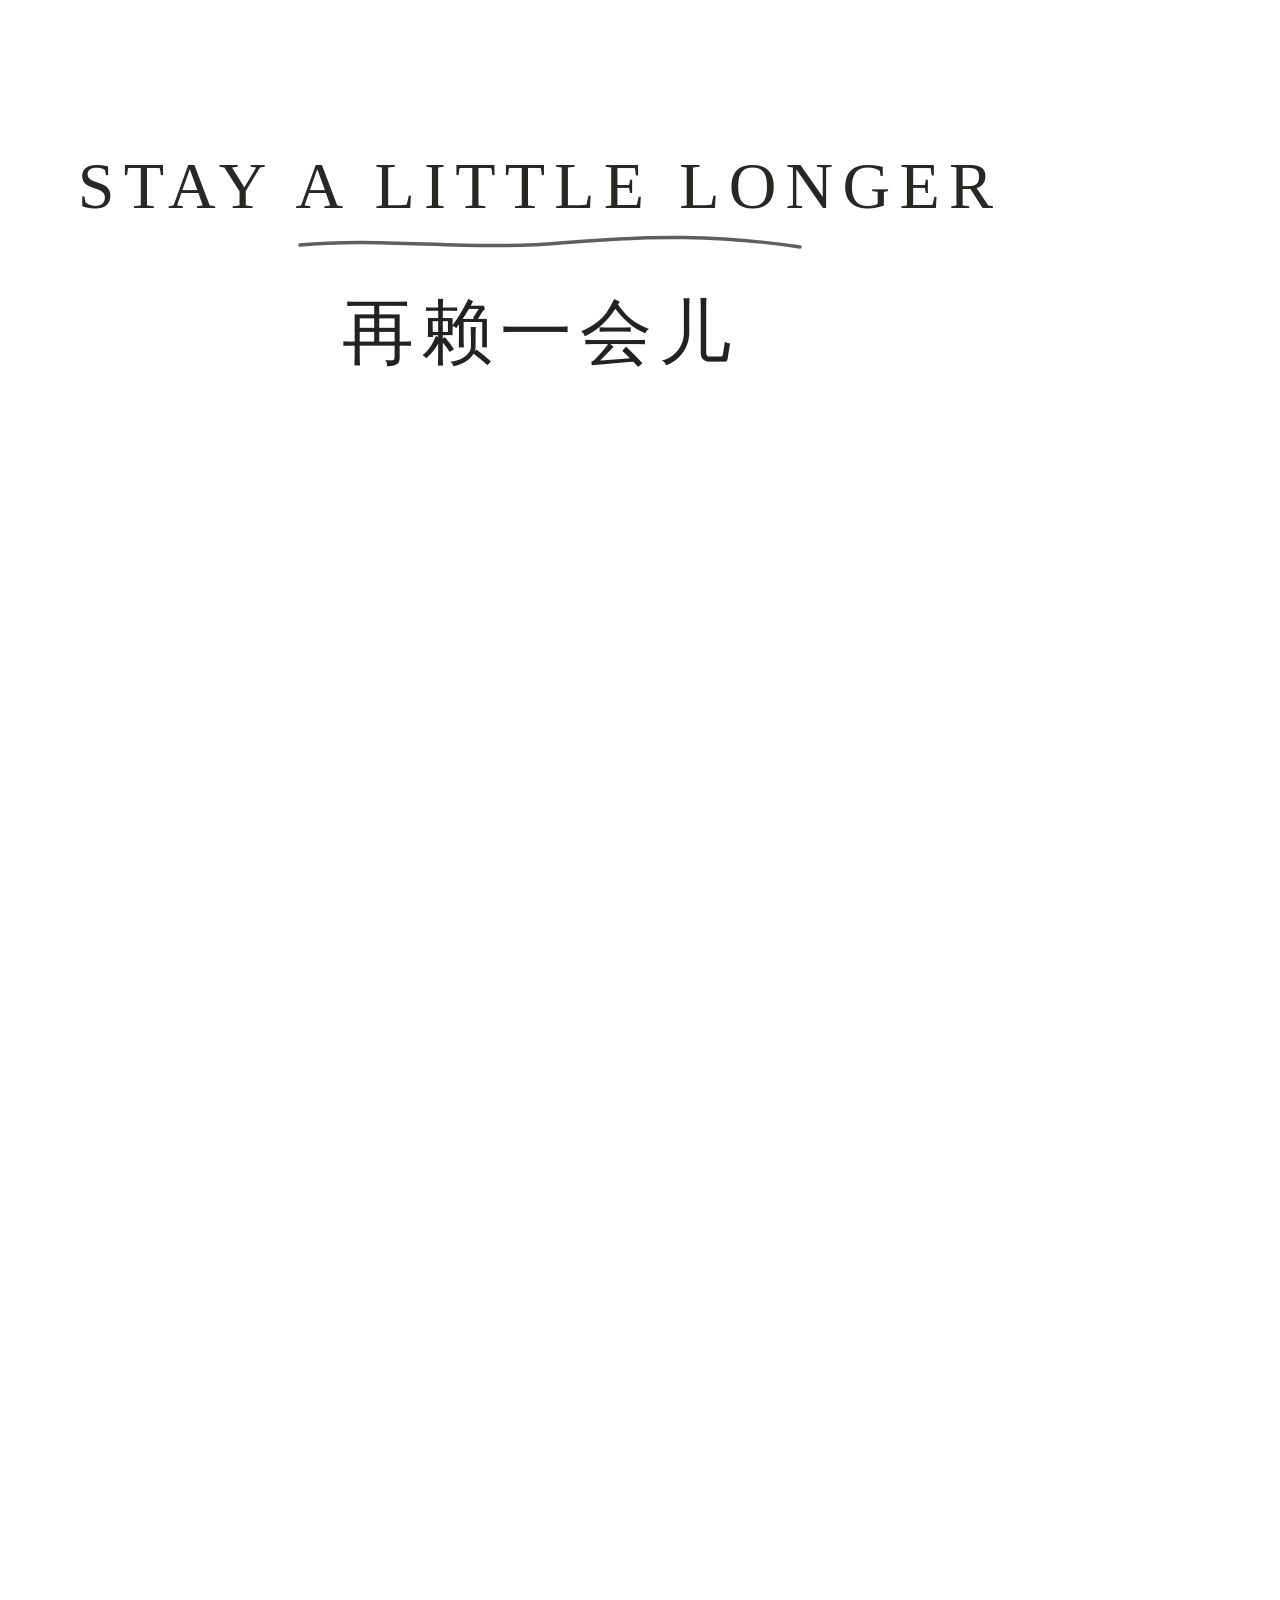
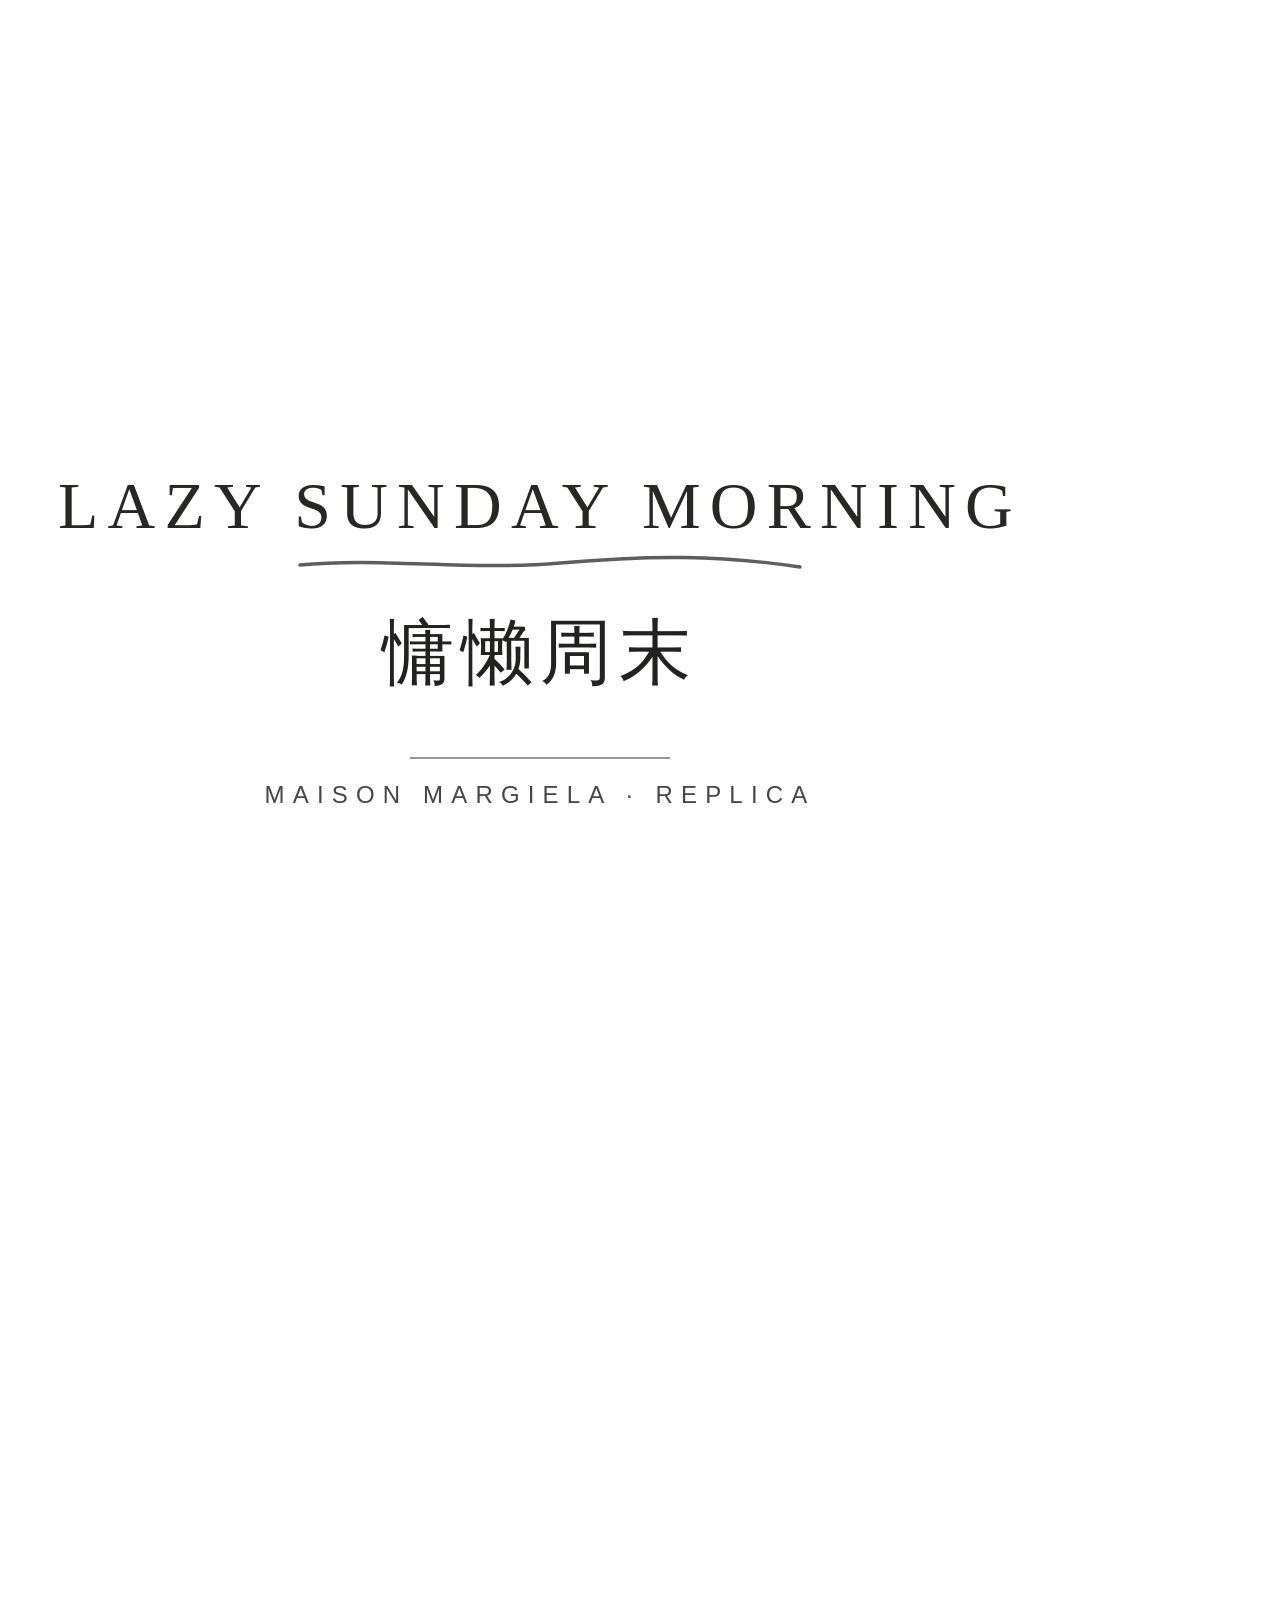
<file: 叠加字卡/_ink.html>
<!DOCTYPE html><html lang="zh-CN"><head><meta charset="utf-8">
<style>
  @font-face { font-family: "KaiLocal"; src: local("KaiTi"), local("楷体"); }
  html,body{margin:0;padding:0;background:transparent}
  .card{width:1080px;height:1920px;position:relative;background:transparent}
  .inner{position:absolute;left:0;right:0;top:790px;text-align:center}
  .en{font-family:"Ink Free","Segoe Print","Segoe Script",cursive;
       font-size:66px;letter-spacing:.14em;line-height:1.1;white-space:nowrap;
       text-transform:uppercase;opacity:.94}
  .ul{display:block;margin:-2px auto 0;color:inherit}
  .cn{font-family:"KaiLocal","KaiTi","楷体","STKaiti",serif;
       font-size:72px;letter-spacing:.1em;margin-top:18px;opacity:.96}
  .rule{width:260px;height:2px;background:currentColor;opacity:.45;margin:56px auto 0}
  .brand{font-family:"Segoe UI","Helvetica Neue",Arial,sans-serif;
          font-size:24px;letter-spacing:.34em;margin-top:22px;opacity:.8}
</style></head><body>
<section class="card" style="color:#1b1a17">
  <div class="inner">
    <div class="en">NOTHING TO RUSH FOR</div>
    <svg class="ul" width="1080" height="46" viewBox="0 0 1080 46"><path d="M 300 24 C 380 16, 470 30, 560 22 S 720 14, 800 26" fill="none" stroke="currentColor" stroke-width="3.4" stroke-linecap="round" opacity="0.7"/></svg>
    <div class="cn">今天不赶时间</div>
    
  </div>
</section>
<section class="card" style="color:#1b1a17">
  <div class="inner">
    <div class="en">CLEAN IS A FEELING</div>
    <svg class="ul" width="1080" height="46" viewBox="0 0 1080 46"><path d="M 300 24 C 380 16, 470 30, 560 22 S 720 14, 800 26" fill="none" stroke="currentColor" stroke-width="3.4" stroke-linecap="round" opacity="0.7"/></svg>
    <div class="cn">干净是洗给自己看的</div>
    
  </div>
</section>
<section class="card" style="color:#1b1a17">
  <div class="inner">
    <div class="en">SOFT ISN'T WEAK</div>
    <svg class="ul" width="1080" height="46" viewBox="0 0 1080 46"><path d="M 300 24 C 380 16, 470 30, 560 22 S 720 14, 800 26" fill="none" stroke="currentColor" stroke-width="3.4" stroke-linecap="round" opacity="0.7"/></svg>
    <div class="cn">柔软不是软弱</div>
    
  </div>
</section>
<section class="card" style="color:#1b1a17">
  <div class="inner">
    <div class="en">STAY A LITTLE LONGER</div>
    <svg class="ul" width="1080" height="46" viewBox="0 0 1080 46"><path d="M 300 24 C 380 16, 470 30, 560 22 S 720 14, 800 26" fill="none" stroke="currentColor" stroke-width="3.4" stroke-linecap="round" opacity="0.7"/></svg>
    <div class="cn">再赖一会儿</div>
    
  </div>
</section>
<section class="card" style="color:#1b1a17">
  <div class="inner">
    <div class="en">LAZY SUNDAY MORNING</div>
    <svg class="ul" width="1080" height="46" viewBox="0 0 1080 46"><path d="M 300 24 C 380 16, 470 30, 560 22 S 720 14, 800 26" fill="none" stroke="currentColor" stroke-width="3.4" stroke-linecap="round" opacity="0.7"/></svg>
    <div class="cn">慵懒周末</div>
    <div class="rule"></div><div class="brand">MAISON MARGIELA · REPLICA</div>
  </div>
</section>
</body></html>
</file>
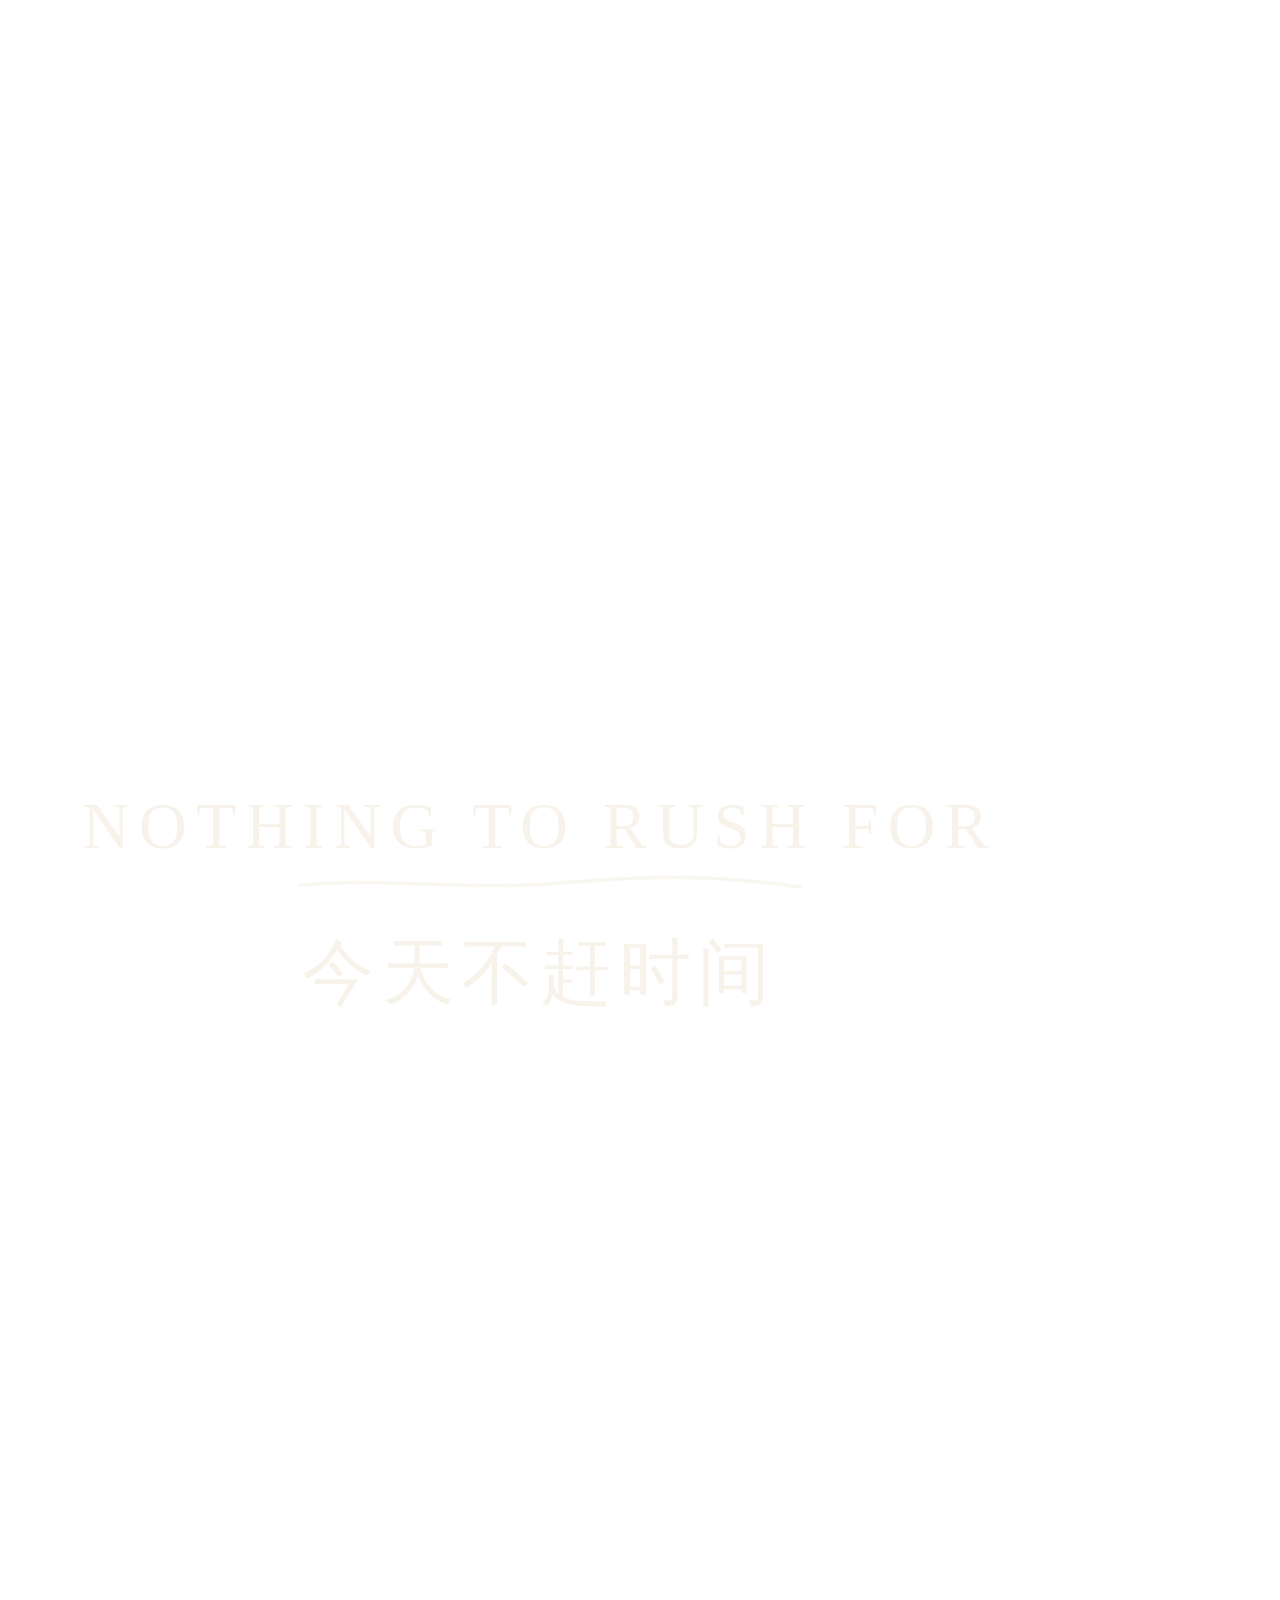
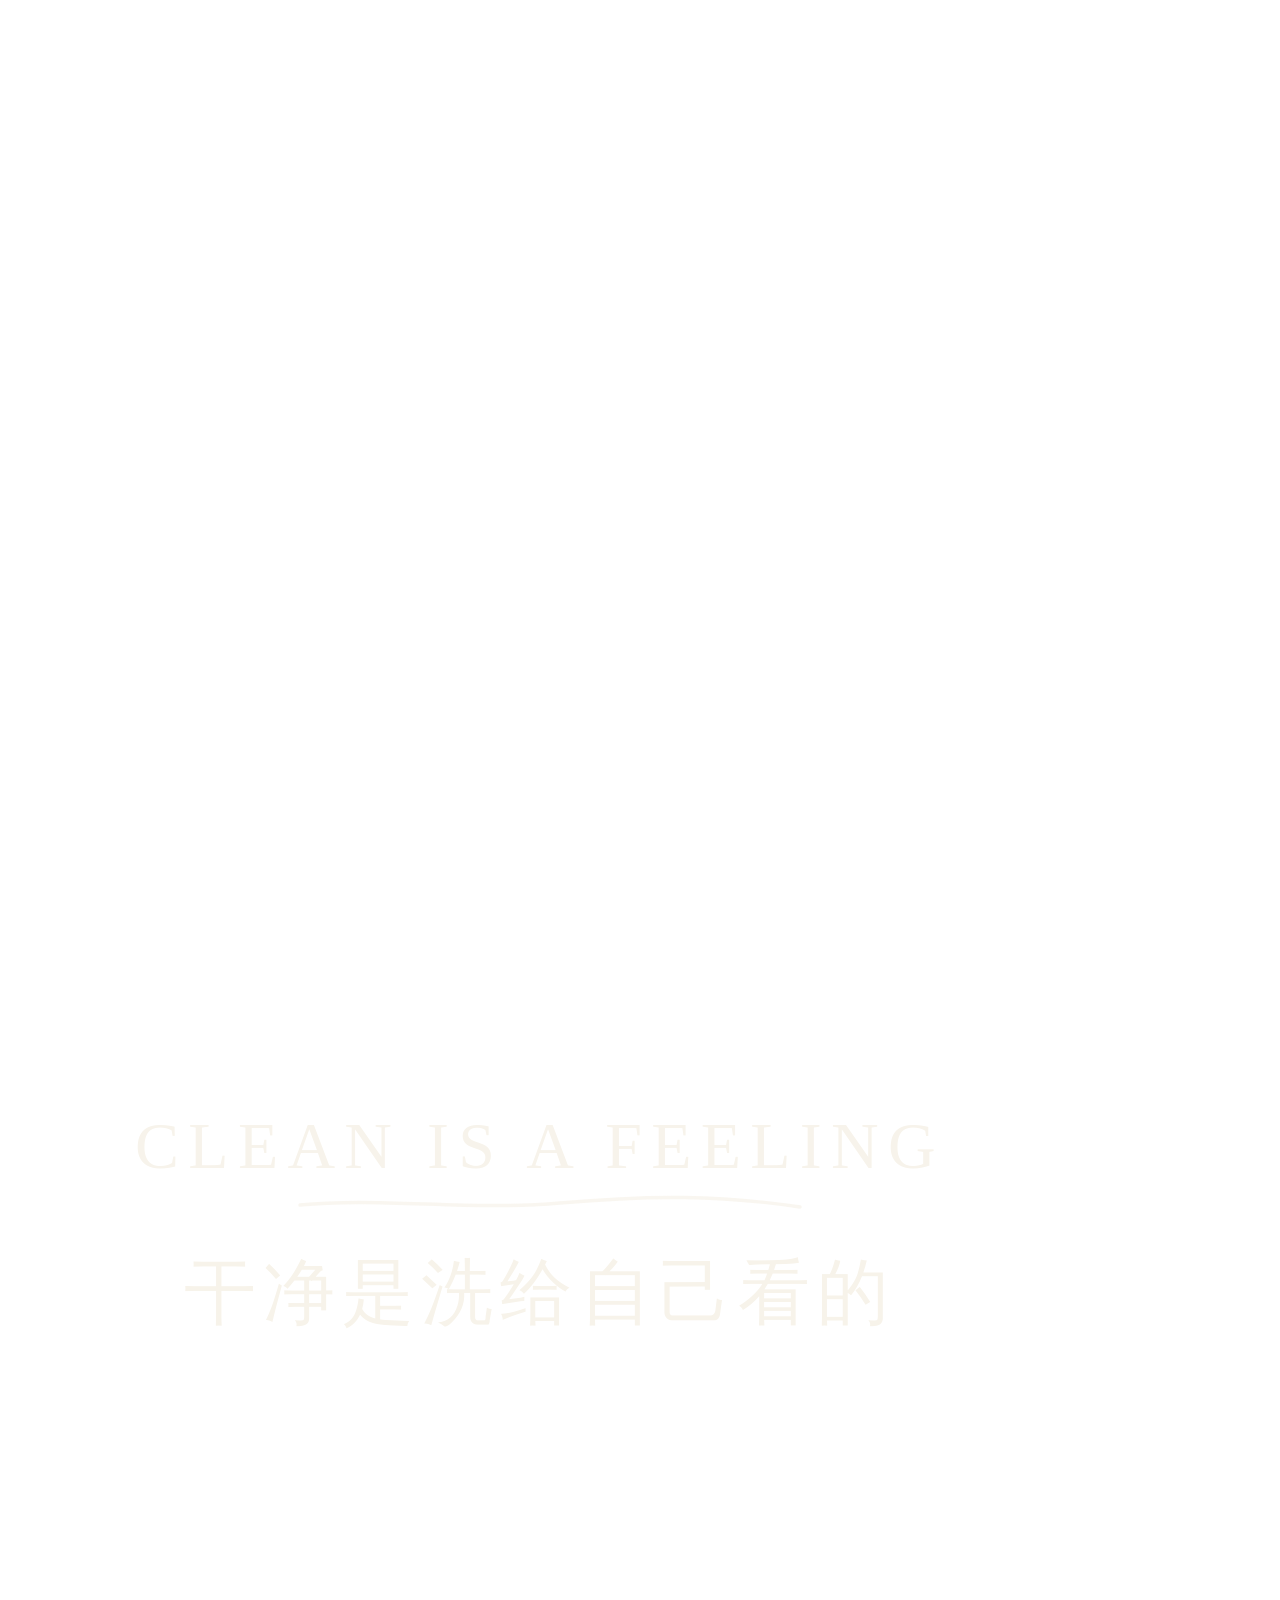
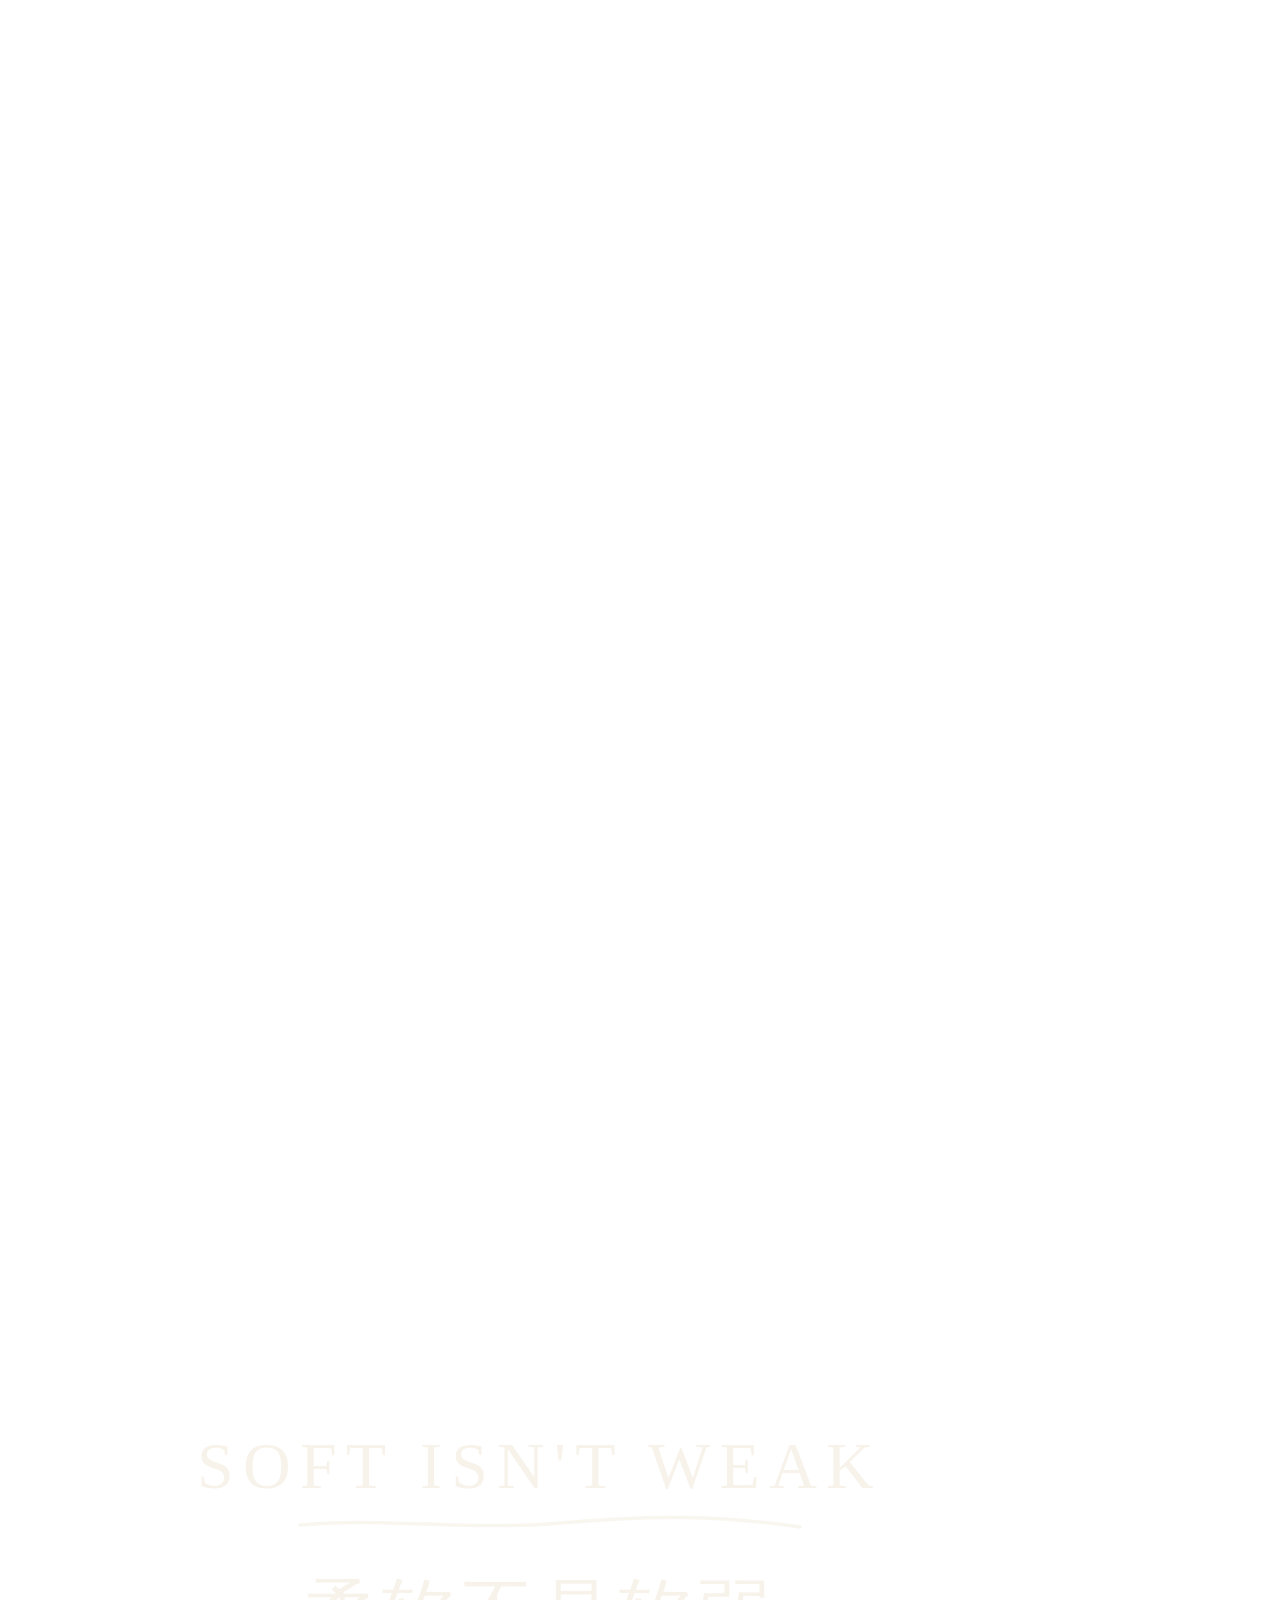
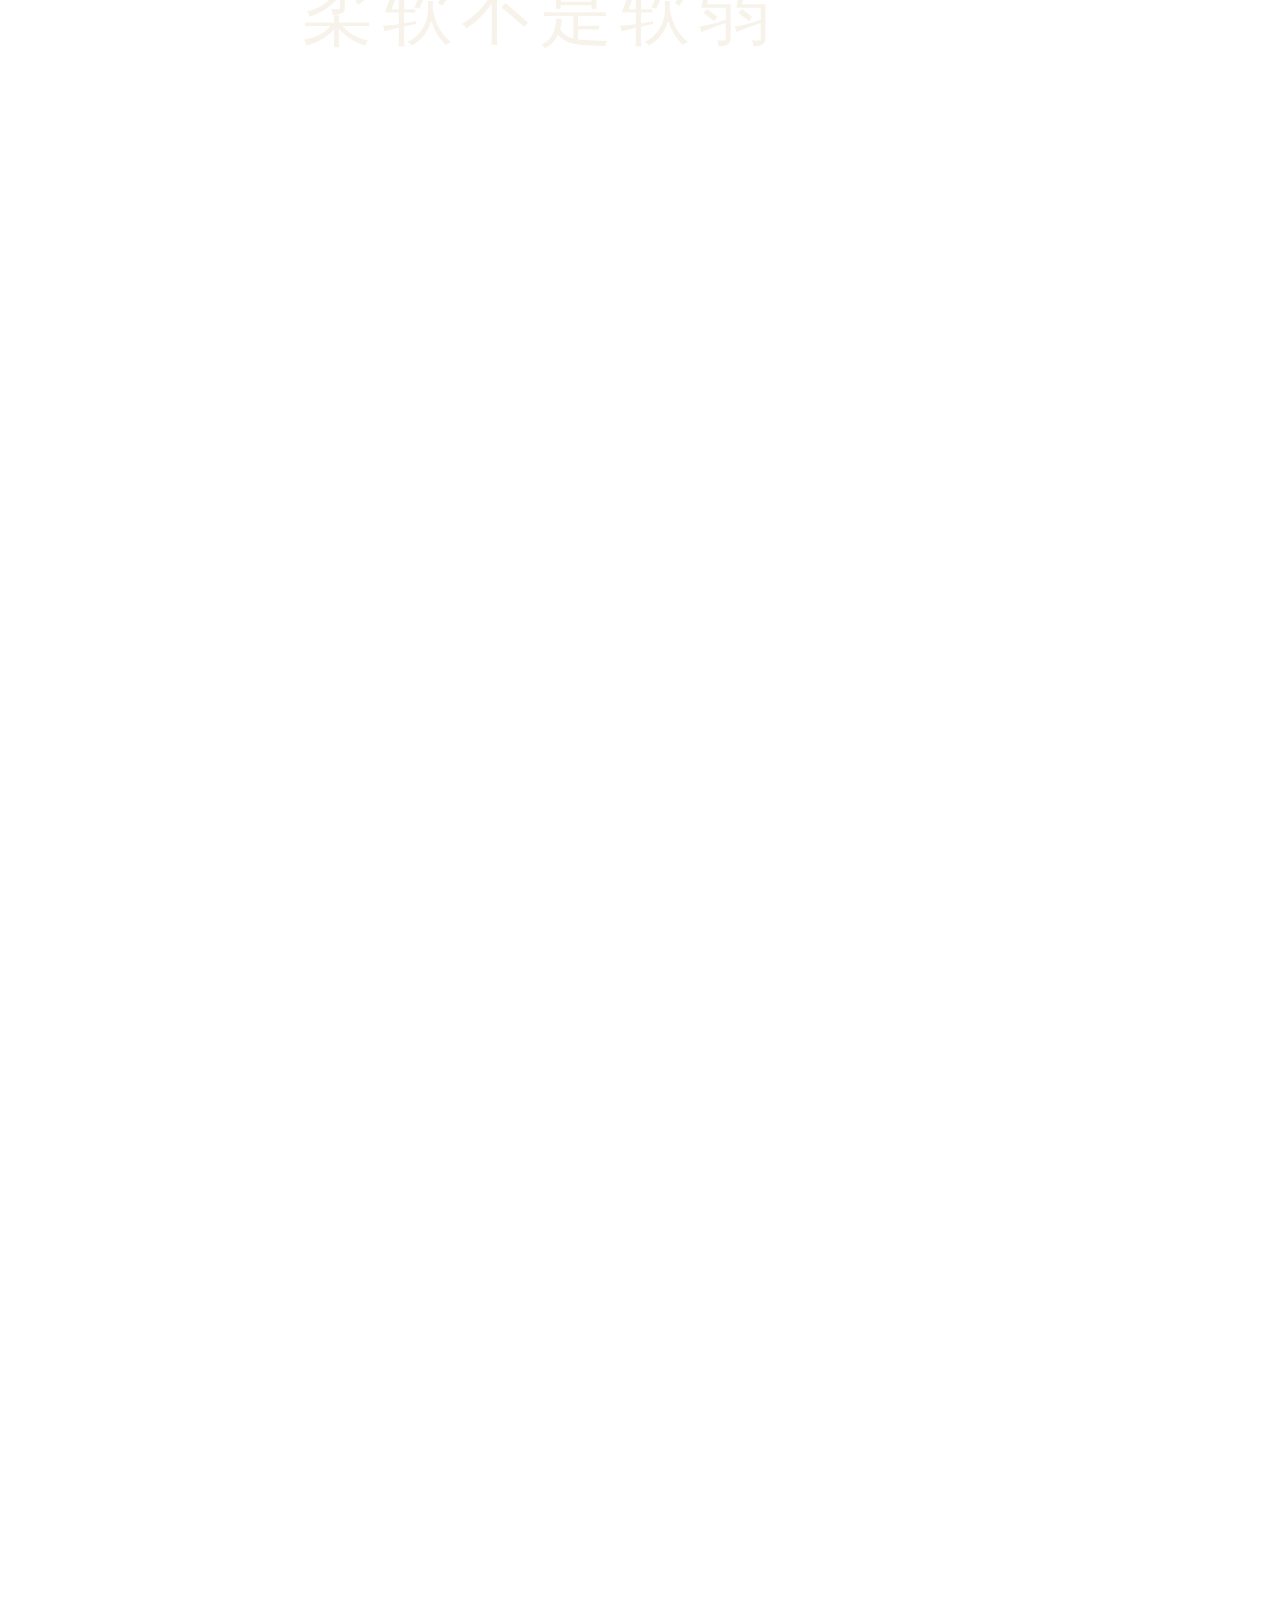
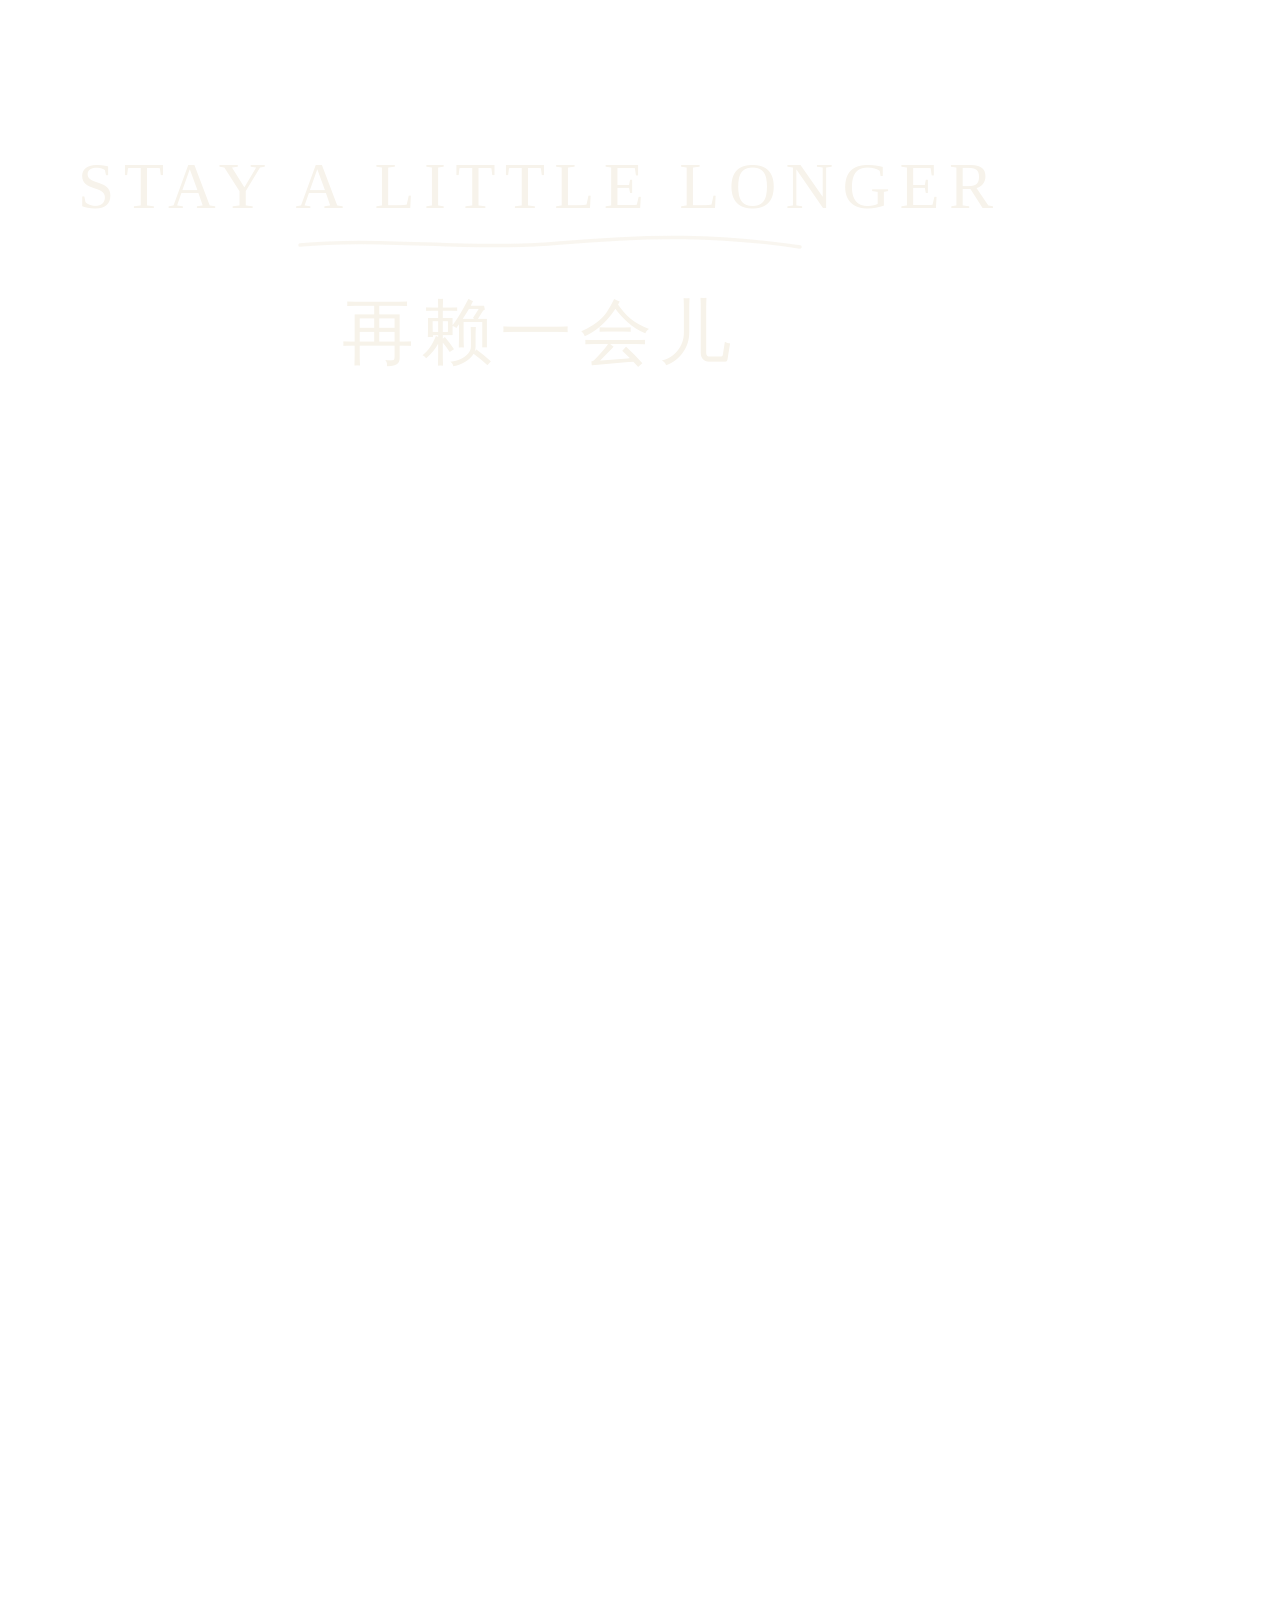
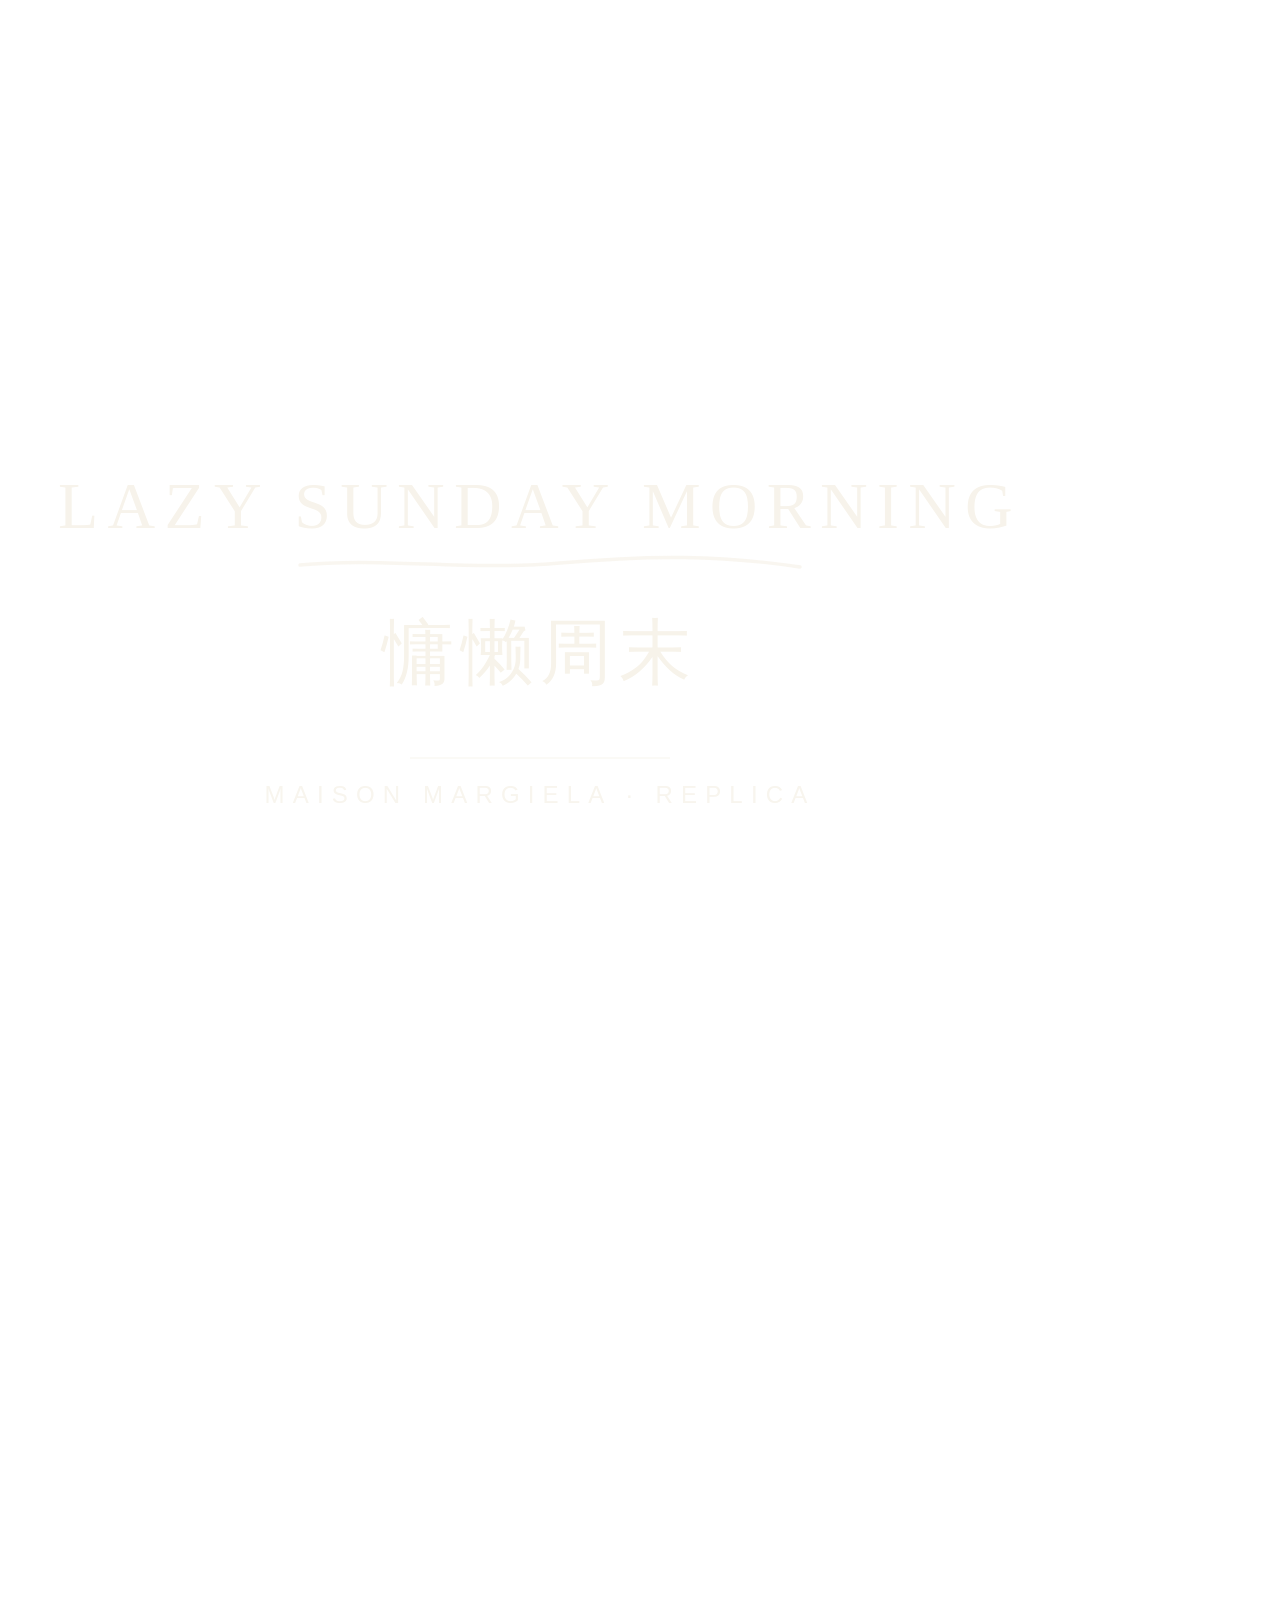
<file: 叠加字卡/_ivory.html>
<!DOCTYPE html><html lang="zh-CN"><head><meta charset="utf-8">
<style>
  @font-face { font-family: "KaiLocal"; src: local("KaiTi"), local("楷体"); }
  html,body{margin:0;padding:0;background:transparent}
  .card{width:1080px;height:1920px;position:relative;background:transparent}
  .inner{position:absolute;left:0;right:0;top:790px;text-align:center}
  .en{font-family:"Ink Free","Segoe Print","Segoe Script",cursive;
       font-size:66px;letter-spacing:.14em;line-height:1.1;white-space:nowrap;
       text-transform:uppercase;opacity:.94}
  .ul{display:block;margin:-2px auto 0;color:inherit}
  .cn{font-family:"KaiLocal","KaiTi","楷体","STKaiti",serif;
       font-size:72px;letter-spacing:.1em;margin-top:18px;opacity:.96}
  .rule{width:260px;height:2px;background:currentColor;opacity:.45;margin:56px auto 0}
  .brand{font-family:"Segoe UI","Helvetica Neue",Arial,sans-serif;
          font-size:24px;letter-spacing:.34em;margin-top:22px;opacity:.8}
</style></head><body>
<section class="card" style="color:#f7f3ea">
  <div class="inner">
    <div class="en">NOTHING TO RUSH FOR</div>
    <svg class="ul" width="1080" height="46" viewBox="0 0 1080 46"><path d="M 300 24 C 380 16, 470 30, 560 22 S 720 14, 800 26" fill="none" stroke="currentColor" stroke-width="3.4" stroke-linecap="round" opacity="0.7"/></svg>
    <div class="cn">今天不赶时间</div>
    
  </div>
</section>
<section class="card" style="color:#f7f3ea">
  <div class="inner">
    <div class="en">CLEAN IS A FEELING</div>
    <svg class="ul" width="1080" height="46" viewBox="0 0 1080 46"><path d="M 300 24 C 380 16, 470 30, 560 22 S 720 14, 800 26" fill="none" stroke="currentColor" stroke-width="3.4" stroke-linecap="round" opacity="0.7"/></svg>
    <div class="cn">干净是洗给自己看的</div>
    
  </div>
</section>
<section class="card" style="color:#f7f3ea">
  <div class="inner">
    <div class="en">SOFT ISN'T WEAK</div>
    <svg class="ul" width="1080" height="46" viewBox="0 0 1080 46"><path d="M 300 24 C 380 16, 470 30, 560 22 S 720 14, 800 26" fill="none" stroke="currentColor" stroke-width="3.4" stroke-linecap="round" opacity="0.7"/></svg>
    <div class="cn">柔软不是软弱</div>
    
  </div>
</section>
<section class="card" style="color:#f7f3ea">
  <div class="inner">
    <div class="en">STAY A LITTLE LONGER</div>
    <svg class="ul" width="1080" height="46" viewBox="0 0 1080 46"><path d="M 300 24 C 380 16, 470 30, 560 22 S 720 14, 800 26" fill="none" stroke="currentColor" stroke-width="3.4" stroke-linecap="round" opacity="0.7"/></svg>
    <div class="cn">再赖一会儿</div>
    
  </div>
</section>
<section class="card" style="color:#f7f3ea">
  <div class="inner">
    <div class="en">LAZY SUNDAY MORNING</div>
    <svg class="ul" width="1080" height="46" viewBox="0 0 1080 46"><path d="M 300 24 C 380 16, 470 30, 560 22 S 720 14, 800 26" fill="none" stroke="currentColor" stroke-width="3.4" stroke-linecap="round" opacity="0.7"/></svg>
    <div class="cn">慵懒周末</div>
    <div class="rule"></div><div class="brand">MAISON MARGIELA · REPLICA</div>
  </div>
</section>
</body></html>
</file>
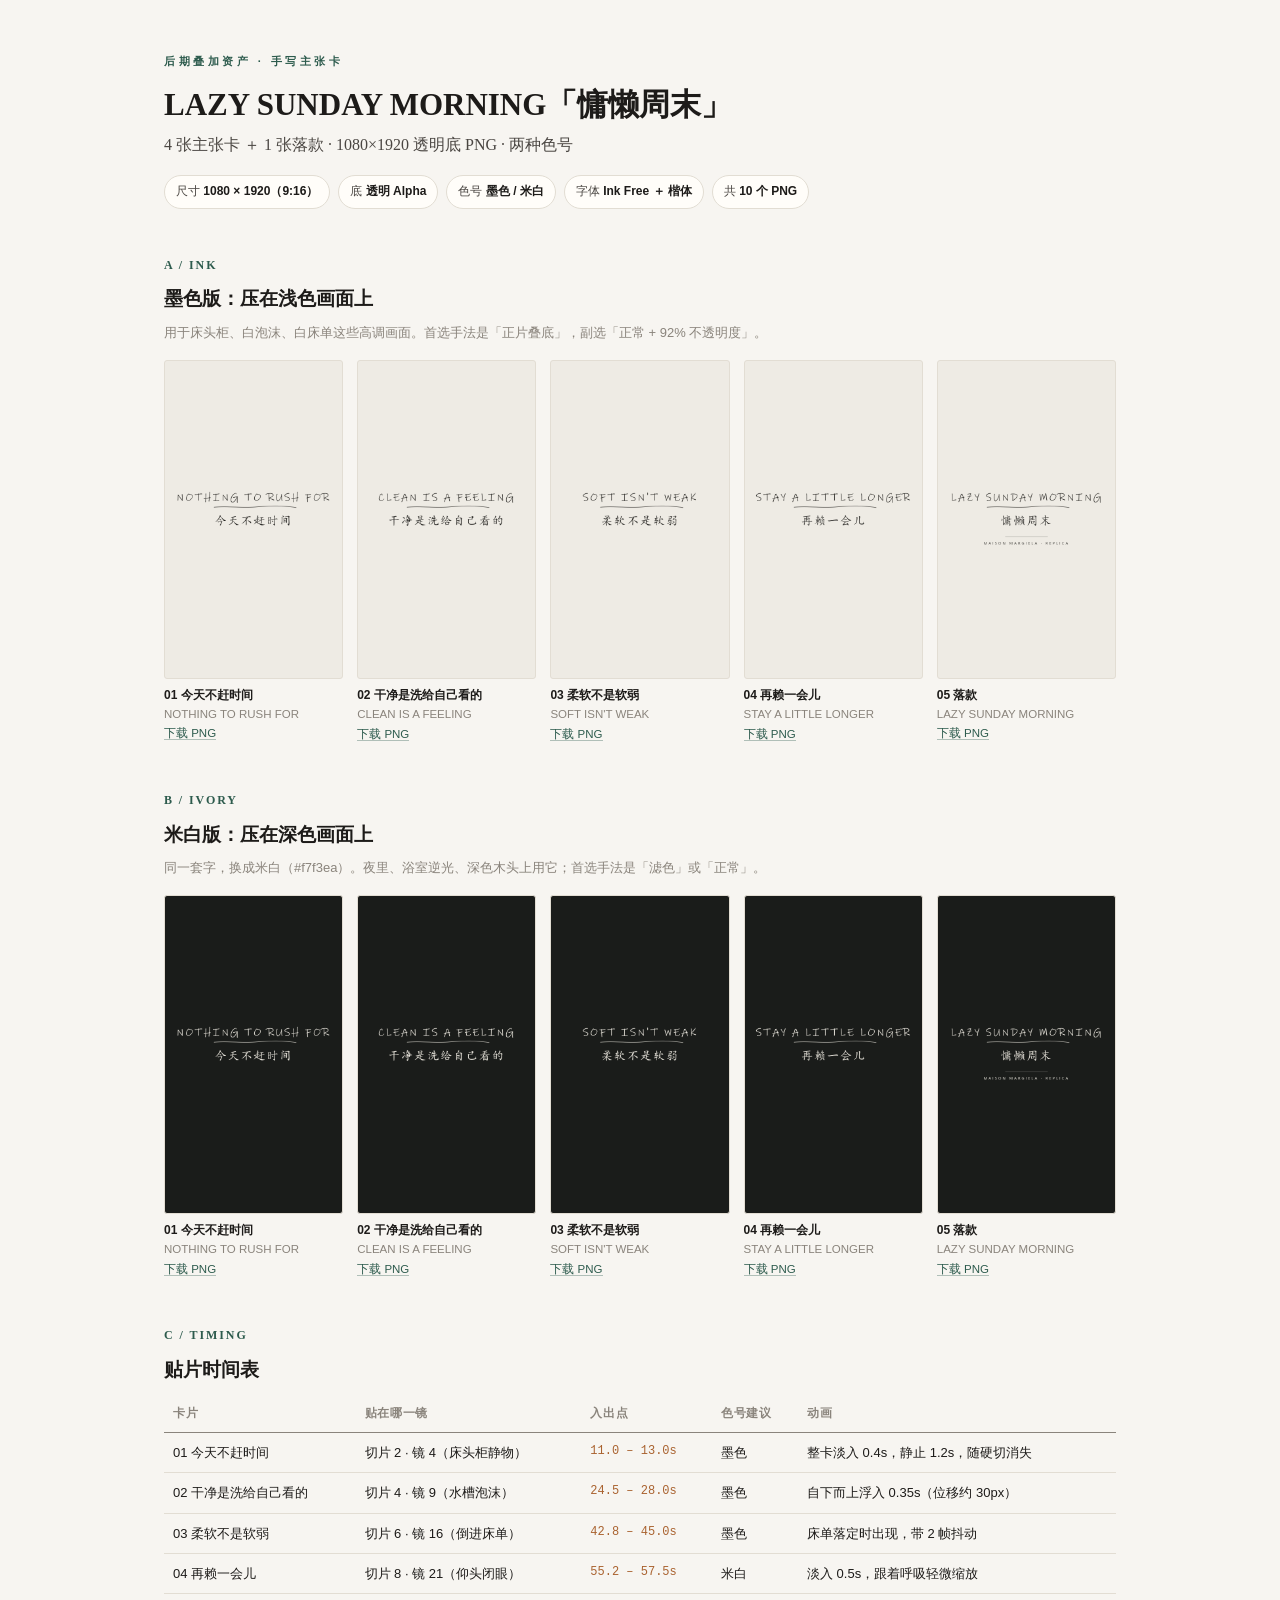
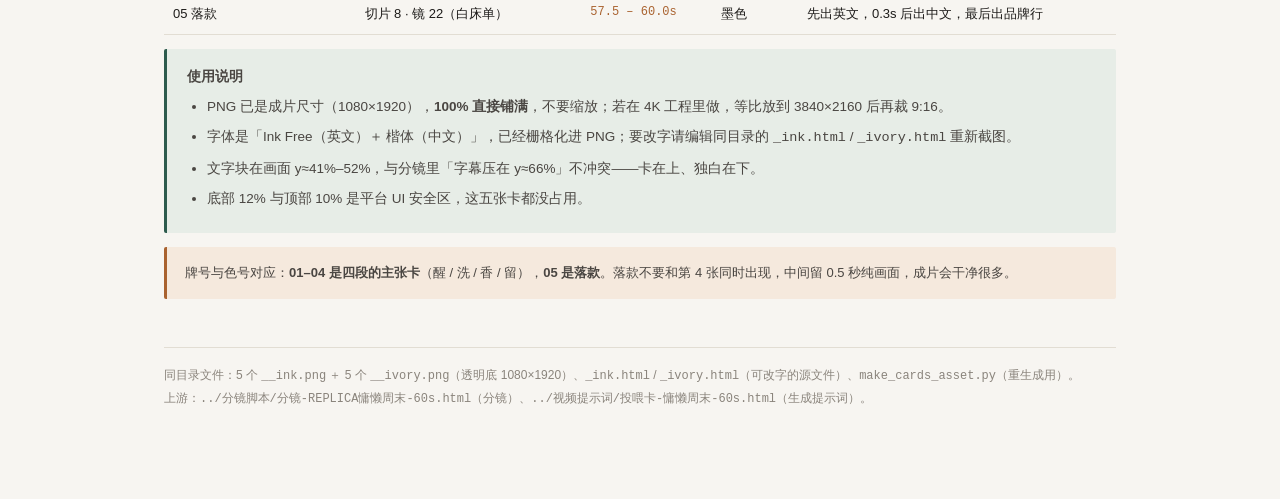
<file: 叠加字卡/字卡预览与下载.html>
<!DOCTYPE html>
<html lang="zh-CN">
<head>
<meta charset="utf-8">
<meta name="viewport" content="width=device-width, initial-scale=1">
<title>叠加字卡 · 慵懒周末（4 张主张卡 + 落款）</title>
<style>
  :root{--paper:#f7f5f1;--card:#fffdf9;--ink:#1d1b19;--ink2:#4a4642;--ink3:#8a847c;
        --line:#e2ddd3;--green:#2d5b4d;--green-l:#e7ede7;--clay:#a9622f;--clay-l:#f5e9dd}
  *{box-sizing:border-box}
  body{margin:0;background:var(--paper);color:var(--ink);
    font-family:"PingFang SC","Microsoft YaHei","Helvetica Neue",Arial,sans-serif;font-size:15px;line-height:1.8}
  .wrap{max-width:1000px;margin:0 auto;padding:52px 24px 90px}
  .eyebrow{font-size:11px;letter-spacing:.32em;color:var(--green);font-weight:600;margin-bottom:12px}
  h1{font-family:"Songti SC","Noto Serif SC",serif;font-size:31px;margin:0 0 8px;line-height:1.35}
  h1 small{display:block;font-size:16px;color:var(--ink2);font-weight:400;margin-top:8px}
  .meta{display:flex;flex-wrap:wrap;gap:8px;margin:20px 0 0}
  .chip{font-size:12px;padding:5px 11px;border:1px solid var(--line);border-radius:999px;background:var(--card);color:var(--ink2)}
  .chip b{color:var(--ink)}
  h2{font-family:"Songti SC","Noto Serif SC",serif;font-size:19px;margin:46px 0 4px}
  h2 .num{font-family:Georgia,serif;color:var(--green);font-size:12px;letter-spacing:.16em;display:block;margin-bottom:6px}
  .sub{color:var(--ink3);font-size:13px;margin:0 0 16px}
  .row{display:grid;grid-template-columns:repeat(5,1fr);gap:14px;margin-top:10px}
  figure{margin:0}
  .frame{border:1px solid var(--line);border-radius:3px;overflow:hidden;aspect-ratio:9/16;display:flex;align-items:center;justify-content:center}
  .light{background:#eeebe4}
  .dark{background:#1a1c1a}
  .frame img{width:100%;height:100%;object-fit:contain;display:block}
  figcaption{font-size:11.5px;color:var(--ink3);margin-top:6px;line-height:1.7}
  figcaption b{display:block;color:var(--ink);font-size:12px;font-weight:600}
  dl{display:inline;margin:0}
  a.dl{color:var(--green);text-decoration:none;border-bottom:1px solid rgba(45,91,77,.35);font-size:11.5px}
  a.dl:hover{border-bottom-color:var(--green)}
  table{width:100%;border-collapse:collapse;font-size:13px;margin-top:8px}
  th,td{text-align:left;padding:8px 9px;border-bottom:1px solid var(--line);vertical-align:top}
  th{font-size:11.5px;color:var(--ink3);letter-spacing:.06em;border-bottom:1px solid var(--ink3)}
  td.t{font-family:ui-monospace,monospace;font-size:12px;color:var(--clay);white-space:nowrap}
  .note{margin-top:14px;background:var(--green-l);border-left:3px solid var(--green);padding:16px 20px;border-radius:2px;font-size:13.5px;color:var(--ink2)}
  .note ul{margin:6px 0 0;padding-left:20px}
  .note li{margin-bottom:6px}
  .warn{margin-top:14px;background:var(--clay-l);border-left:3px solid var(--clay);padding:14px 18px;border-radius:2px;font-size:13px;color:var(--ink2)}
  footer{margin-top:48px;padding-top:16px;border-top:1px solid var(--line);font-size:12px;color:var(--ink3);line-height:1.9}
  @media(max-width:820px){.row{grid-template-columns:repeat(2,1fr)}}
</style>
</head>
<body>
<div class="wrap">
  <div class="eyebrow">后期叠加资产 · 手写主张卡</div>
  <h1>LAZY SUNDAY MORNING「慵懒周末」
    <small>4 张主张卡 ＋ 1 张落款 · 1080×1920 透明底 PNG · 两种色号</small></h1>
  <div class="meta">
    <span class="chip">尺寸 <b>1080 × 1920（9:16）</b></span>
    <span class="chip">底 <b>透明 Alpha</b></span>
    <span class="chip">色号 <b>墨色 / 米白</b></span>
    <span class="chip">字体 <b>Ink Free ＋ 楷体</b></span>
    <span class="chip">共 <b>10 个 PNG</b></span>
  </div>

  <h2><span class="num">A / INK</span>墨色版：压在浅色画面上</h2>
  <p class="sub">用于床头柜、白泡沫、白床单这些高调画面。首选手法是「正片叠底」，副选「正常 + 92% 不透明度」。</p>
  <div class="row">
    <figure><div class="frame light"><img src="01-nothing-to-rush-for__ink.png" alt=""></div>
      <figcaption><b>01 今天不赶时间</b>NOTHING TO RUSH FOR<br><a class="dl" download href="01-nothing-to-rush-for__ink.png">下载 PNG</a></figcaption></figure>
    <figure><div class="frame light"><img src="02-clean-is-a-feeling__ink.png" alt=""></div>
      <figcaption><b>02 干净是洗给自己看的</b>CLEAN IS A FEELING<br><a class="dl" download href="02-clean-is-a-feeling__ink.png">下载 PNG</a></figcaption></figure>
    <figure><div class="frame light"><img src="03-soft-isnt-weak__ink.png" alt=""></div>
      <figcaption><b>03 柔软不是软弱</b>SOFT ISN'T WEAK<br><a class="dl" download href="03-soft-isnt-weak__ink.png">下载 PNG</a></figcaption></figure>
    <figure><div class="frame light"><img src="04-stay-a-little-longer__ink.png" alt=""></div>
      <figcaption><b>04 再赖一会儿</b>STAY A LITTLE LONGER<br><a class="dl" download href="04-stay-a-little-longer__ink.png">下载 PNG</a></figcaption></figure>
    <figure><div class="frame light"><img src="05-endcard-lazy-sunday-morning__ink.png" alt=""></div>
      <figcaption><b>05 落款</b>LAZY SUNDAY MORNING<br><a class="dl" download href="05-endcard-lazy-sunday-morning__ink.png">下载 PNG</a></figcaption></figure>
  </div>

  <h2><span class="num">B / IVORY</span>米白版：压在深色画面上</h2>
  <p class="sub">同一套字，换成米白（#f7f3ea）。夜里、浴室逆光、深色木头上用它；首选手法是「滤色」或「正常」。</p>
  <div class="row">
    <figure><div class="frame dark"><img src="01-nothing-to-rush-for__ivory.png" alt=""></div>
      <figcaption><b>01 今天不赶时间</b>NOTHING TO RUSH FOR<br><a class="dl" download href="01-nothing-to-rush-for__ivory.png">下载 PNG</a></figcaption></figure>
    <figure><div class="frame dark"><img src="02-clean-is-a-feeling__ivory.png" alt=""></div>
      <figcaption><b>02 干净是洗给自己看的</b>CLEAN IS A FEELING<br><a class="dl" download href="02-clean-is-a-feeling__ivory.png">下载 PNG</a></figcaption></figure>
    <figure><div class="frame dark"><img src="03-soft-isnt-weak__ivory.png" alt=""></div>
      <figcaption><b>03 柔软不是软弱</b>SOFT ISN'T WEAK<br><a class="dl" download href="03-soft-isnt-weak__ivory.png">下载 PNG</a></figcaption></figure>
    <figure><div class="frame dark"><img src="04-stay-a-little-longer__ivory.png" alt=""></div>
      <figcaption><b>04 再赖一会儿</b>STAY A LITTLE LONGER<br><a class="dl" download href="04-stay-a-little-longer__ivory.png">下载 PNG</a></figcaption></figure>
    <figure><div class="frame dark"><img src="05-endcard-lazy-sunday-morning__ivory.png" alt=""></div>
      <figcaption><b>05 落款</b>LAZY SUNDAY MORNING<br><a class="dl" download href="05-endcard-lazy-sunday-morning__ivory.png">下载 PNG</a></figcaption></figure>
  </div>

  <h2><span class="num">C / TIMING</span>贴片时间表</h2>
  <table>
    <tr><th>卡片</th><th>贴在哪一镜</th><th>入出点</th><th>色号建议</th><th>动画</th></tr>
    <tr><td>01 今天不赶时间</td><td>切片 2 · 镜 4（床头柜静物）</td><td class="t">11.0 – 13.0s</td><td>墨色</td><td>整卡淡入 0.4s，静止 1.2s，随硬切消失</td></tr>
    <tr><td>02 干净是洗给自己看的</td><td>切片 4 · 镜 9（水槽泡沫）</td><td class="t">24.5 – 28.0s</td><td>墨色</td><td>自下而上浮入 0.35s（位移约 30px）</td></tr>
    <tr><td>03 柔软不是软弱</td><td>切片 6 · 镜 16（倒进床单）</td><td class="t">42.8 – 45.0s</td><td>墨色</td><td>床单落定时出现，带 2 帧抖动</td></tr>
    <tr><td>04 再赖一会儿</td><td>切片 8 · 镜 21（仰头闭眼）</td><td class="t">55.2 – 57.5s</td><td>米白</td><td>淡入 0.5s，跟着呼吸轻微缩放</td></tr>
    <tr><td>05 落款</td><td>切片 8 · 镜 22（白床单）</td><td class="t">57.5 – 60.0s</td><td>墨色</td><td>先出英文，0.3s 后出中文，最后出品牌行</td></tr>
  </table>

  <div class="note">
    <b>使用说明</b>
    <ul>
      <li>PNG 已是成片尺寸（1080×1920），<b>100% 直接铺满</b>，不要缩放；若在 4K 工程里做，等比放到 3840×2160 后再裁 9:16。</li>
      <li>字体是「Ink Free（英文）＋ 楷体（中文）」，已经栅格化进 PNG；要改字请编辑同目录的 <code>_ink.html</code> / <code>_ivory.html</code> 重新截图。</li>
      <li>文字块在画面 y≈41%–52%，与分镜里「字幕压在 y≈66%」不冲突——卡在上、独白在下。</li>
      <li>底部 12% 与顶部 10% 是平台 UI 安全区，这五张卡都没占用。</li>
    </ul>
  </div>
  <div class="warn">
    牌号与色号对应：<b>01–04 是四段的主张卡</b>（醒 / 洗 / 香 / 留），<b>05 是落款</b>。落款不要和第 4 张同时出现，中间留 0.5 秒纯画面，成片会干净很多。
  </div>

  <footer>
    同目录文件：5 个 <code>__ink.png</code> ＋ 5 个 <code>__ivory.png</code>（透明底 1080×1920）、<code>_ink.html</code> / <code>_ivory.html</code>（可改字的源文件）、<code>make_cards_asset.py</code>（重生成用）。<br>
    上游：<code>../分镜脚本/分镜-REPLICA慵懒周末-60s.html</code>（分镜）、<code>../视频提示词/投喂卡-慵懒周末-60s.html</code>（生成提示词）。
  </footer>
</div>
</body>
</html>
</file>
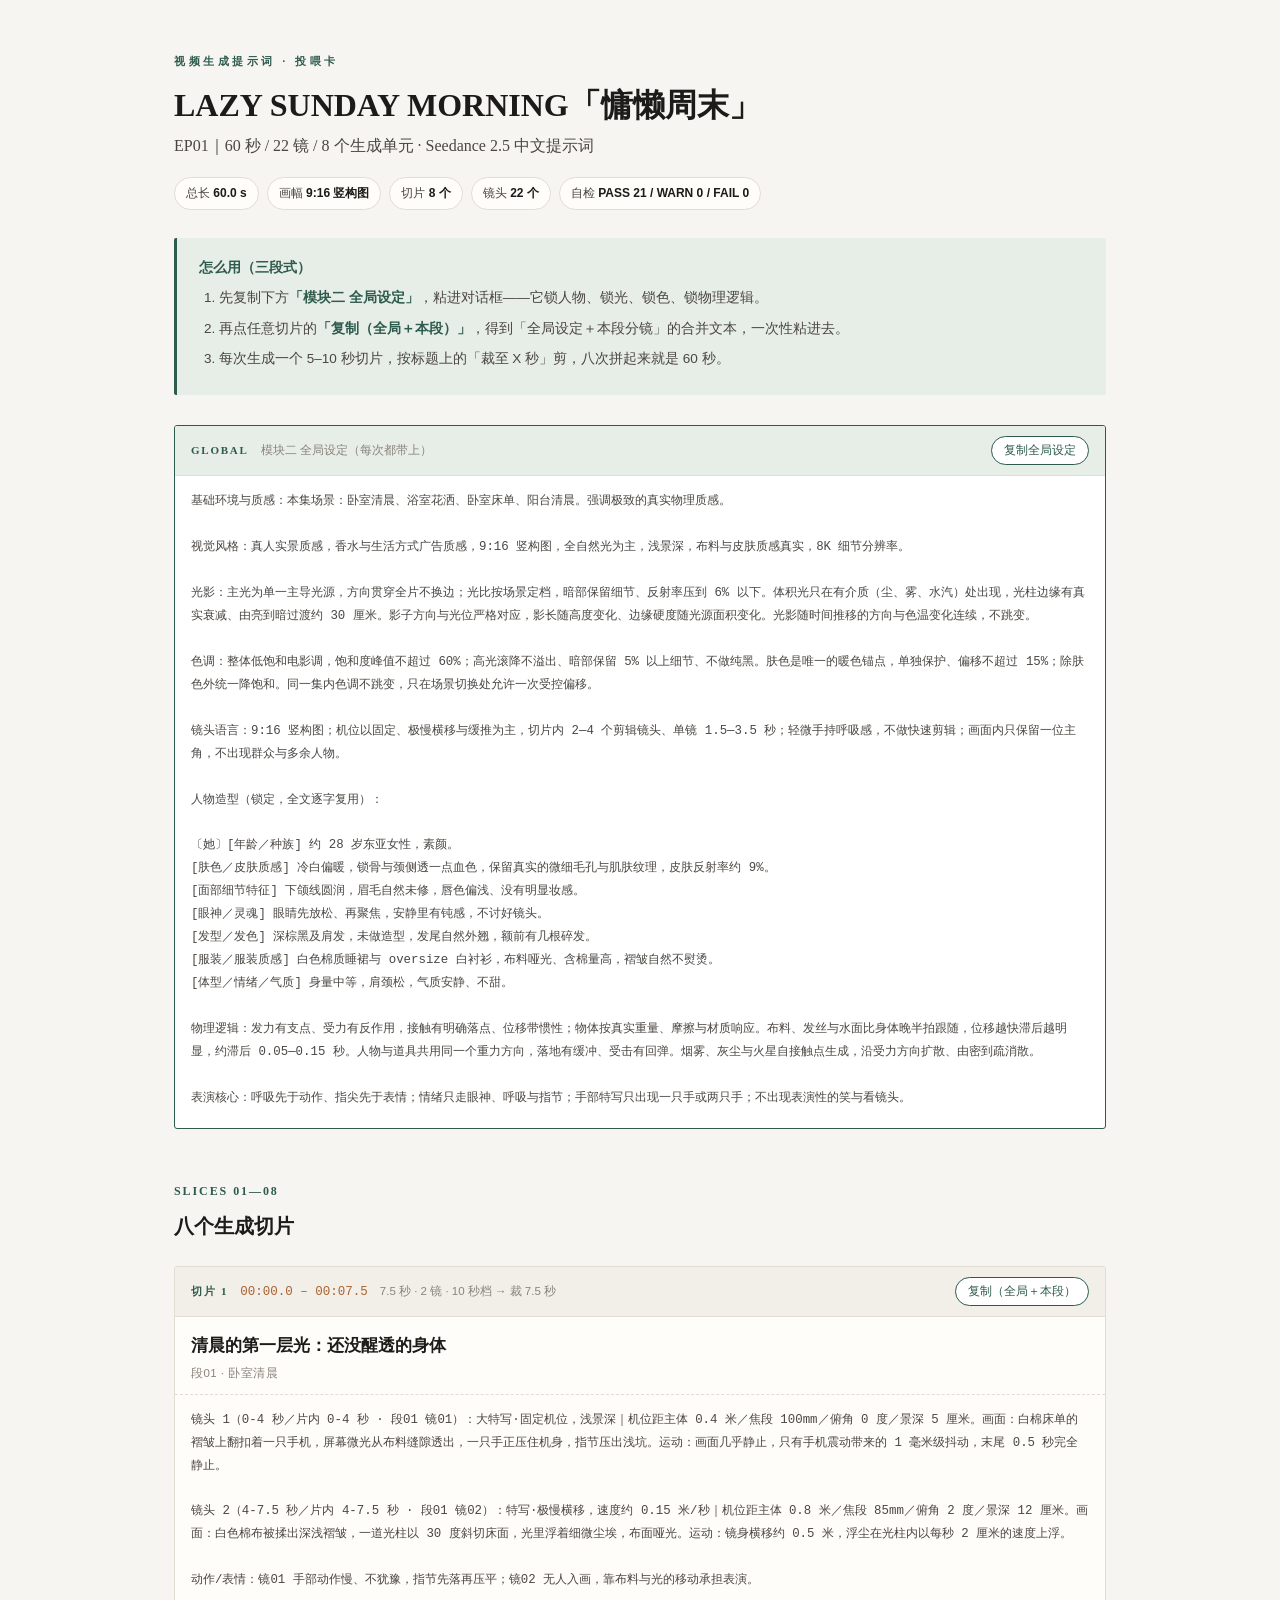
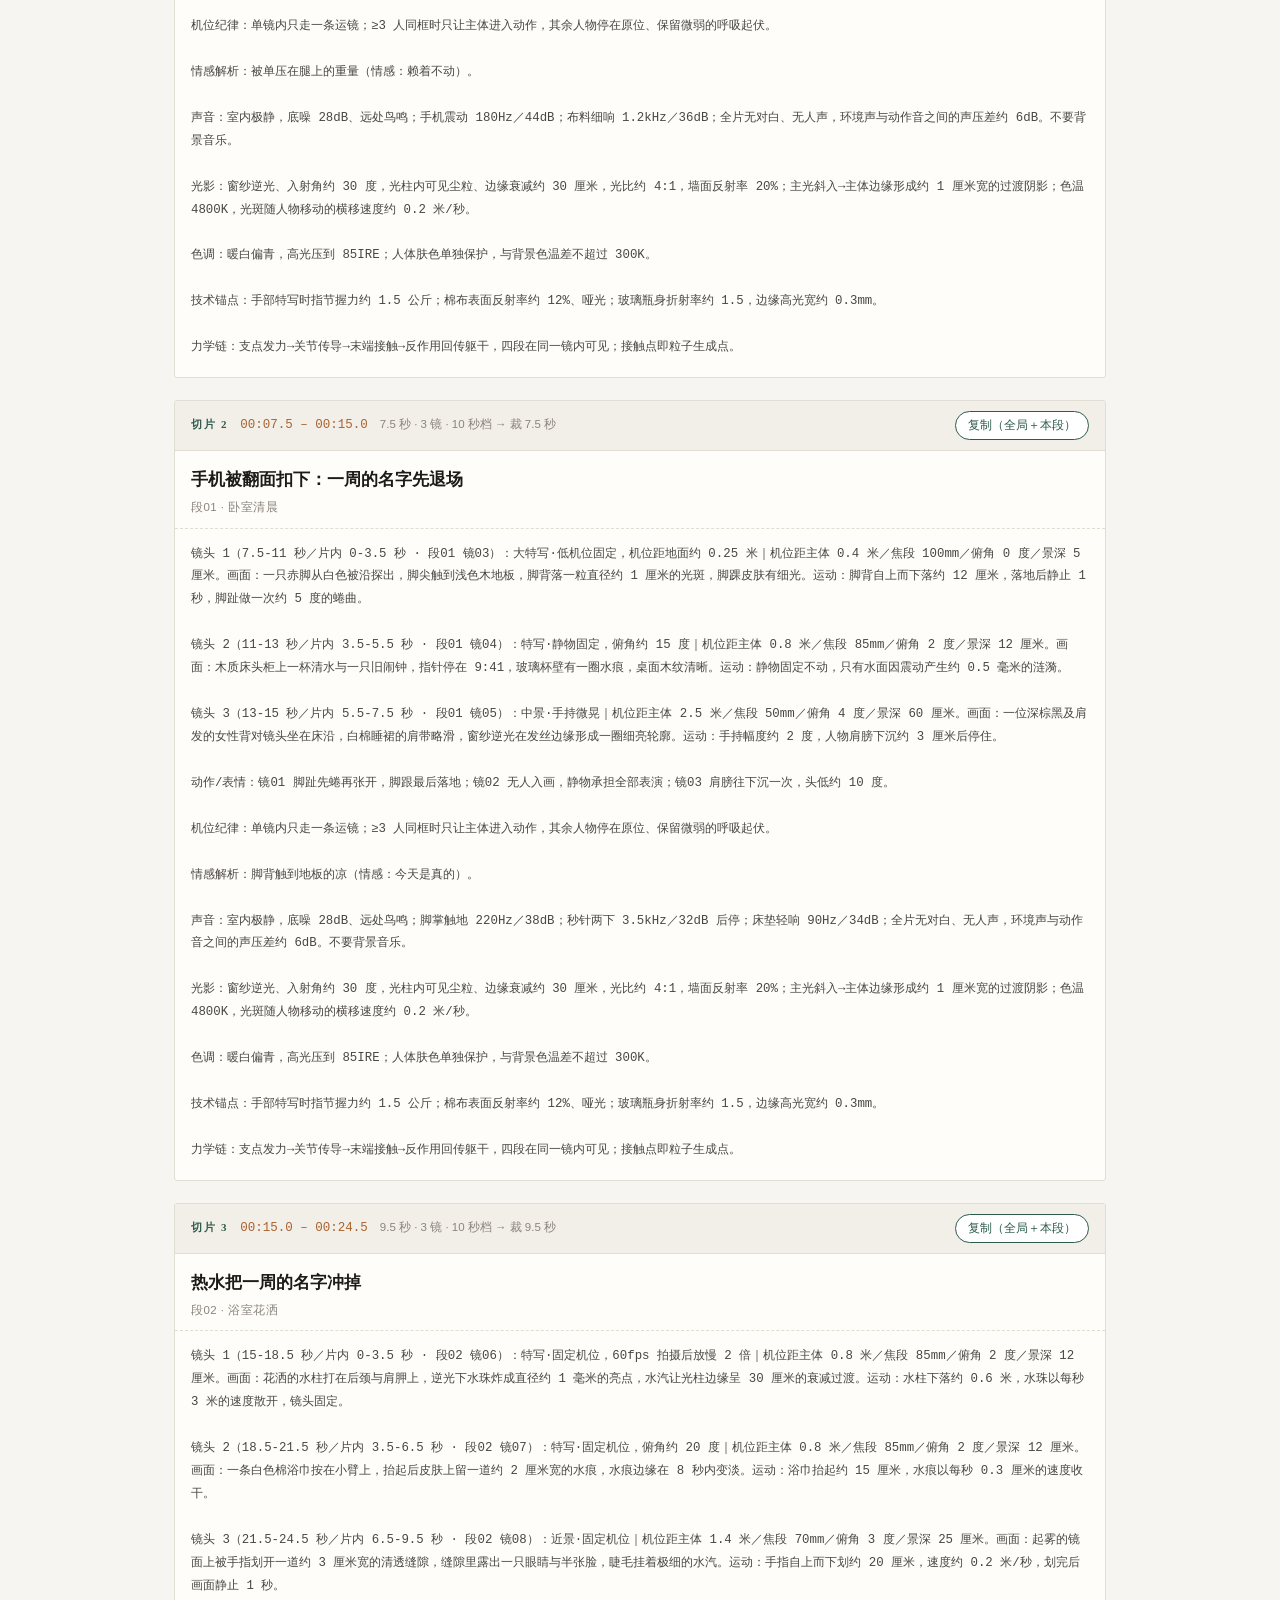
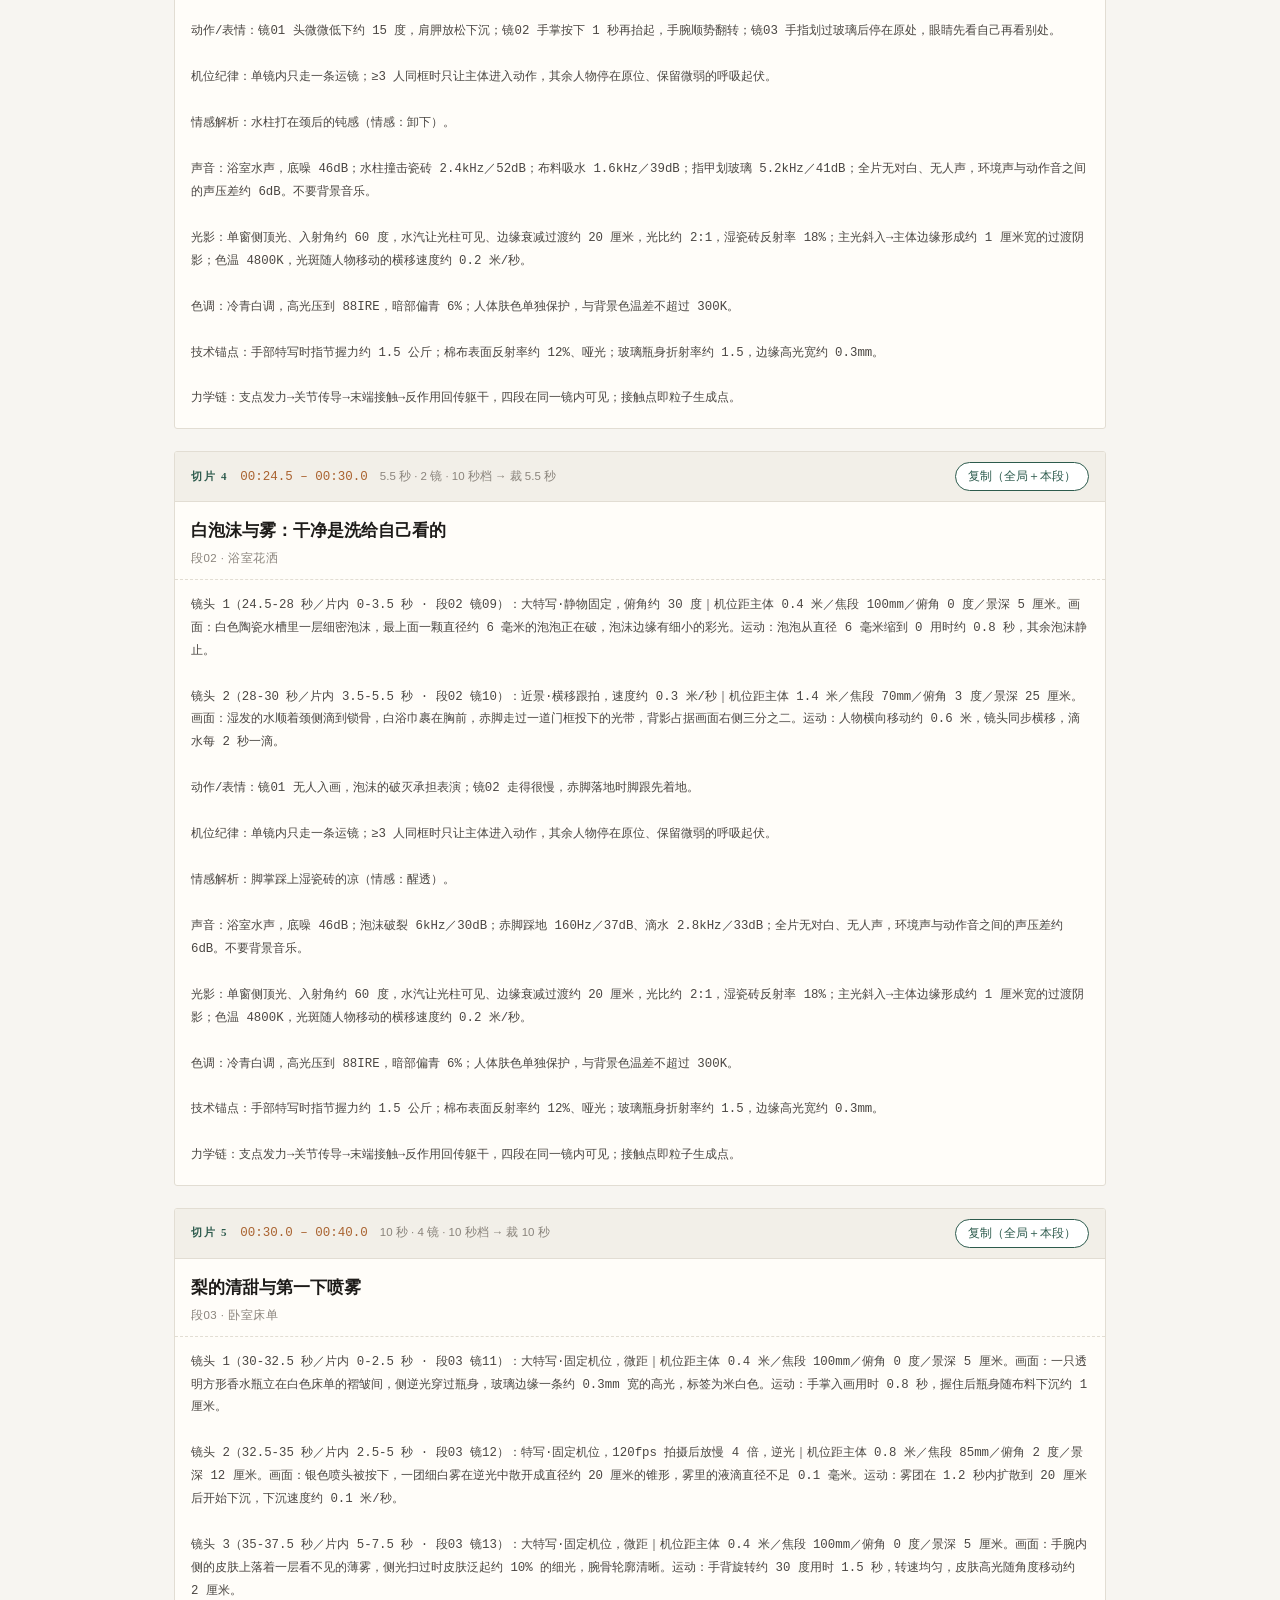
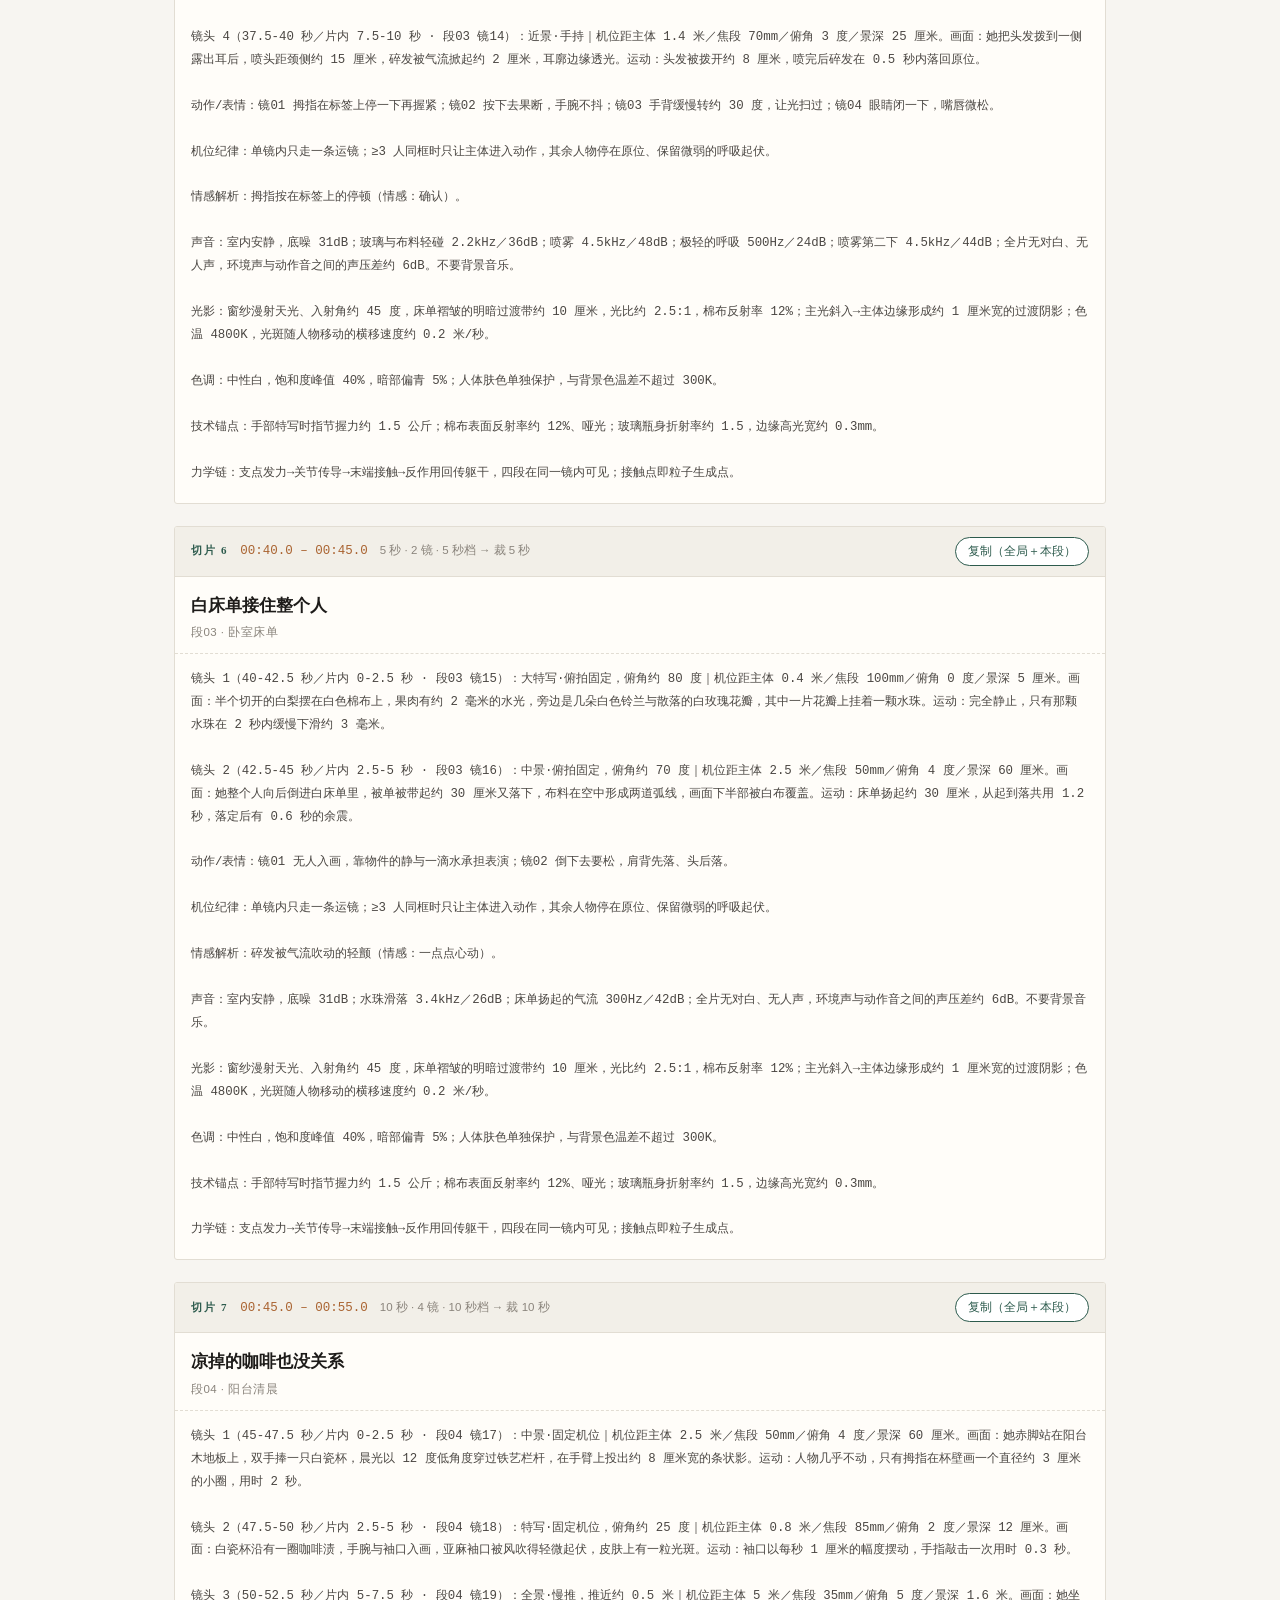
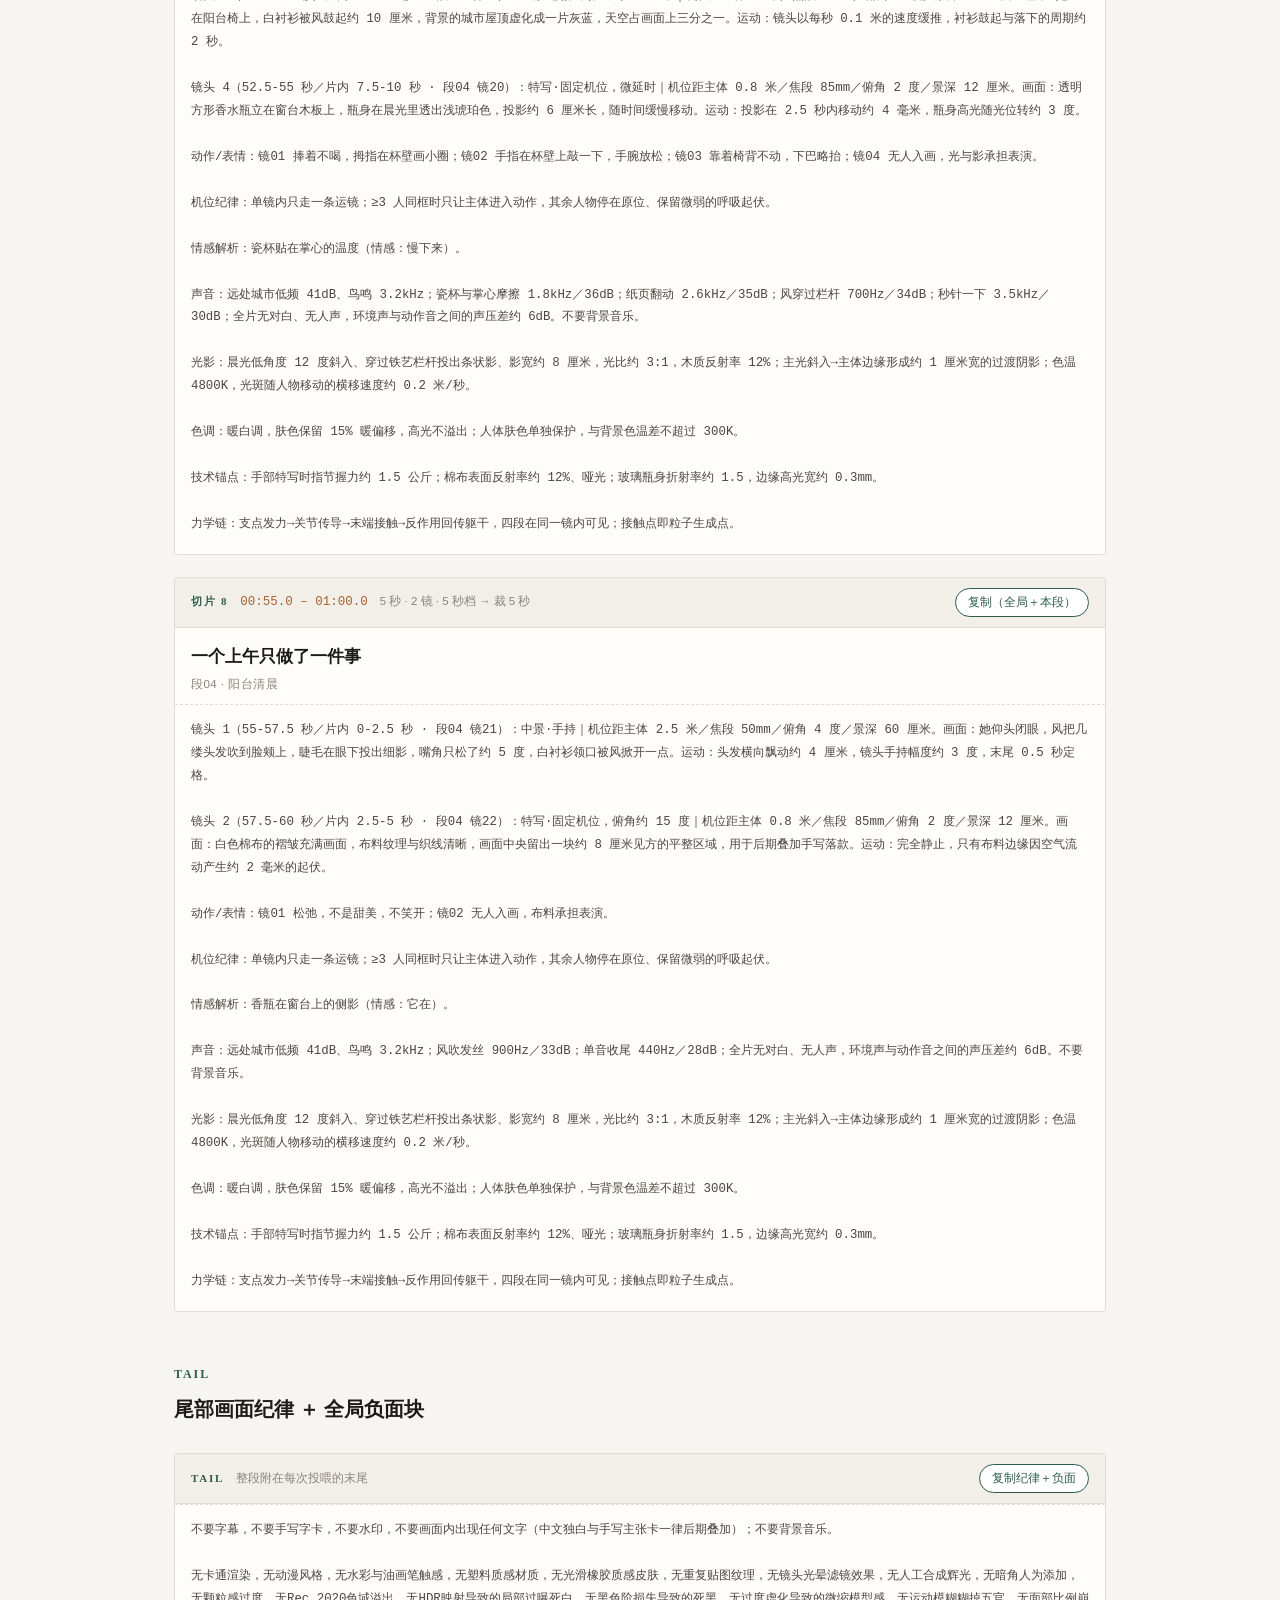
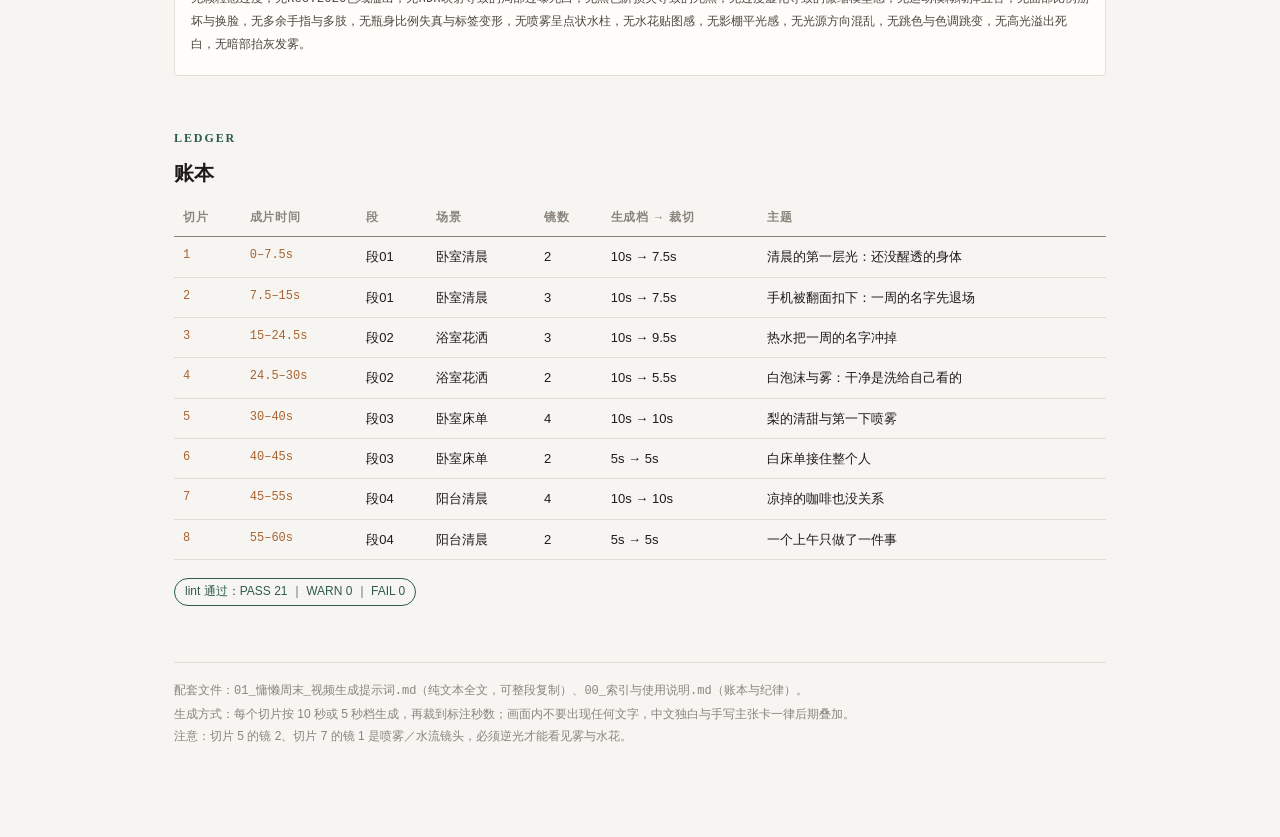
<file: 视频提示词/投喂卡-慵懒周末-60s.html>
<!DOCTYPE html>
<html lang="zh-CN">
<head>
<meta charset="utf-8">
<meta name="viewport" content="width=device-width, initial-scale=1">
<title>投喂卡 · 慵懒周末 60″（8 切片）</title>
<style>
  :root{--paper:#f7f5f1;--card:#fffdf9;--ink:#1d1b19;--ink2:#4a4642;--ink3:#8a847c;
        --line:#e2ddd3;--green:#2d5b4d;--green-l:#e7ede7;--clay:#a9622f;--clay-l:#f5e9dd}
  *{box-sizing:border-box}
  body{margin:0;background:var(--paper);color:var(--ink);
    font-family:"PingFang SC","Microsoft YaHei","Helvetica Neue",Arial,sans-serif;font-size:15px;line-height:1.8}
  .wrap{max-width:980px;margin:0 auto;padding:52px 24px 90px}
  .eyebrow{font-size:11px;letter-spacing:.32em;color:var(--green);font-weight:600;margin-bottom:12px}
  h1{font-family:"Songti SC","Noto Serif SC",serif;font-size:32px;margin:0 0 8px;line-height:1.35}
  h1 small{display:block;font-size:16px;color:var(--ink2);font-weight:400;margin-top:8px}
  .meta{display:flex;flex-wrap:wrap;gap:8px;margin:20px 0 0}
  .chip{font-size:12px;padding:5px 11px;border:1px solid var(--line);border-radius:999px;background:var(--card);color:var(--ink2)}
  .chip b{color:var(--ink)}
  .how{margin:28px 0 0;background:var(--green-l);border-left:3px solid var(--green);padding:18px 22px;border-radius:2px;font-size:13.5px;color:var(--ink2)}
  .how ol{margin:6px 0 0;padding-left:20px}
  .how li{margin-bottom:6px}
  .how b{color:var(--green)}
  .gcard{margin:30px 0 0;border:1px solid var(--green);border-radius:3px;background:#fff;overflow:hidden}
  .gcard .chead{background:var(--green-l);border-bottom:1px solid var(--line)}
  .card{margin:22px 0 0;border:1px solid var(--line);border-radius:3px;background:var(--card);overflow:hidden}
  .chead{display:flex;align-items:center;justify-content:space-between;gap:12px;padding:10px 16px;background:#f2efe8;border-bottom:1px solid var(--line)}
  .left{display:flex;align-items:baseline;gap:12px;flex-wrap:wrap}
  .stg{font-family:Georgia,serif;font-size:11px;letter-spacing:.16em;color:var(--green);font-weight:700}
  .tc{font-family:ui-monospace,Menlo,Consolas,monospace;font-size:12.5px;color:var(--clay)}
  .sm{font-size:11.5px;color:var(--ink3)}
  .cp{border:1px solid var(--green);background:#fff;color:var(--green);font-size:12px;padding:5px 12px;border-radius:999px;cursor:pointer;white-space:nowrap;font-family:inherit}
  .cp:hover{background:var(--green);color:#fff}
  .cp.done{background:var(--green);color:#fff;border-color:var(--green)}
  .card h3{margin:14px 16px 2px;font-family:"Songti SC","Noto Serif SC",serif;font-size:16.5px}
  .meta2{margin:0 16px 10px;font-size:11.5px;color:var(--ink3);letter-spacing:.04em}
  .trans{margin:0 16px 10px;font-size:12px;color:var(--clay);background:var(--clay-l);padding:8px 10px;border-radius:2px;line-height:1.7}
  pre{margin:0;padding:14px 16px 18px;white-space:pre-wrap;word-break:break-word;
      font-family:ui-monospace,Menlo,Consolas,"PingFang SC",monospace;font-size:12.4px;line-height:1.85;color:var(--ink2);
      border-top:1px dashed var(--line)}
  .gcard pre{border-top:none}
  .tail{margin:26px 0 0}
  h2{font-family:"Songti SC","Noto Serif SC",serif;font-size:20px;margin:52px 0 6px}
  h2 .num{font-family:Georgia,serif;color:var(--green);font-size:12px;letter-spacing:.16em;display:block;margin-bottom:6px}
  table{width:100%;border-collapse:collapse;font-size:13px;margin-top:8px}
  th,td{text-align:left;padding:8px 9px;border-bottom:1px solid var(--line);vertical-align:top}
  th{font-size:11.5px;color:var(--ink3);letter-spacing:.06em;border-bottom:1px solid var(--ink3)}
  td.t{font-family:ui-monospace,monospace;font-size:12px;color:var(--clay);white-space:nowrap}
  .ok{display:inline-block;border:1px solid var(--green);color:var(--green);border-radius:999px;padding:2px 10px;font-size:12px}
  footer{margin-top:56px;padding-top:16px;border-top:1px solid var(--line);font-size:12px;color:var(--ink3);line-height:1.9}
  #toast{position:fixed;left:50%;bottom:34px;transform:translate(-50%,20px);opacity:0;transition:.25s;
    background:var(--green);color:#fff;font-size:13px;padding:9px 18px;border-radius:999px;pointer-events:none}
  #toast.on{opacity:1;transform:translate(-50%,0)}
  @media(max-width:700px){.wrap{padding:32px 14px 60px}h1{font-size:25px}pre{font-size:11.6px}.chead{flex-direction:column;align-items:flex-start}}
</style>
</head>
<body>
<div class="wrap">
  <div class="eyebrow">视频生成提示词 · 投喂卡</div>
  <h1>LAZY SUNDAY MORNING「慵懒周末」
    <small>EP01｜60 秒 / 22 镜 / 8 个生成单元 · Seedance 2.5 中文提示词</small></h1>
  <div class="meta">
    <span class="chip">总长 <b>60.0 s</b></span>
    <span class="chip">画幅 <b>9:16 竖构图</b></span>
    <span class="chip">切片 <b>8 个</b></span>
    <span class="chip">镜头 <b>22 个</b></span>
    <span class="chip">自检 <b>PASS 21 / WARN 0 / FAIL 0</b></span>
  </div>

  <div class="how">
    <b>怎么用（三段式）</b>
    <ol>
      <li>先复制下方<b>「模块二 全局设定」</b>，粘进对话框——它锁人物、锁光、锁色、锁物理逻辑。</li>
      <li>再点任意切片的<b>「复制（全局＋本段）」</b>，得到「全局设定＋本段分镜」的合并文本，一次性粘进去。</li>
      <li>每次生成一个 5–10 秒切片，按标题上的「裁至 X 秒」剪，八次拼起来就是 60 秒。</li>
    </ol>
  </div>

  <section class="gcard">
    <div class="chead">
      <div class="left"><span class="stg">GLOBAL</span><span class="sm">模块二 全局设定（每次都带上）</span></div>
      <button class="cp" data-k="global">复制全局设定</button>
    </div>
    <pre>基础环境与质感：本集场景：卧室清晨、浴室花洒、卧室床单、阳台清晨。强调极致的真实物理质感。

视觉风格：真人实景质感，香水与生活方式广告质感，9:16 竖构图，全自然光为主，浅景深，布料与皮肤质感真实，8K 细节分辨率。

光影：主光为单一主导光源，方向贯穿全片不换边；光比按场景定档，暗部保留细节、反射率压到 6% 以下。体积光只在有介质（尘、雾、水汽）处出现，光柱边缘有真实衰减、由亮到暗过渡约 30 厘米。影子方向与光位严格对应，影长随高度变化、边缘硬度随光源面积变化。光影随时间推移的方向与色温变化连续，不跳变。

色调：整体低饱和电影调，饱和度峰值不超过 60%；高光滚降不溢出、暗部保留 5% 以上细节、不做纯黑。肤色是唯一的暖色锚点，单独保护、偏移不超过 15%；除肤色外统一降饱和。同一集内色调不跳变，只在场景切换处允许一次受控偏移。

镜头语言：9:16 竖构图；机位以固定、极慢横移与缓推为主，切片内 2—4 个剪辑镜头、单镜 1.5—3.5 秒；轻微手持呼吸感，不做快速剪辑；画面内只保留一位主角，不出现群众与多余人物。

人物造型（锁定，全文逐字复用）：

〔她〕[年龄／种族] 约 28 岁东亚女性，素颜。
[肤色／皮肤质感] 冷白偏暖，锁骨与颈侧透一点血色，保留真实的微细毛孔与肌肤纹理，皮肤反射率约 9%。
[面部细节特征] 下颌线圆润，眉毛自然未修，唇色偏浅、没有明显妆感。
[眼神／灵魂] 眼睛先放松、再聚焦，安静里有钝感，不讨好镜头。
[发型／发色] 深棕黑及肩发，未做造型，发尾自然外翘，额前有几根碎发。
[服装／服装质感] 白色棉质睡裙与 oversize 白衬衫，布料哑光、含棉量高，褶皱自然不熨烫。
[体型／情绪／气质] 身量中等，肩颈松，气质安静、不甜。

物理逻辑：发力有支点、受力有反作用，接触有明确落点、位移带惯性；物体按真实重量、摩擦与材质响应。布料、发丝与水面比身体晚半拍跟随，位移越快滞后越明显，约滞后 0.05—0.15 秒。人物与道具共用同一个重力方向，落地有缓冲、受击有回弹。烟雾、灰尘与火星自接触点生成，沿受力方向扩散、由密到疏消散。

表演核心：呼吸先于动作、指尖先于表情；情绪只走眼神、呼吸与指节；手部特写只出现一只手或两只手；不出现表演性的笑与看镜头。</pre>
  </section>

  <h2><span class="num">SLICES 01—08</span>八个生成切片</h2>
  <section class="card"><div class="chead"><div class="left"><span class="stg">切片 1</span><span class="tc">00:00.0 – 00:07.5</span><span class="sm">7.5 秒 · 2 镜 · 10 秒档 → 裁 7.5 秒</span></div><button class="cp" data-k="1">复制（全局＋本段）</button></div><h3>清晨的第一层光：还没醒透的身体</h3><p class="meta2">段01 · 卧室清晨</p><pre>镜头 1（0-4 秒／片内 0-4 秒 · 段01 镜01）：大特写·固定机位，浅景深｜机位距主体 0.4 米／焦段 100mm／俯角 0 度／景深 5 厘米。画面：白棉床单的褶皱上翻扣着一只手机，屏幕微光从布料缝隙透出，一只手正压住机身，指节压出浅坑。运动：画面几乎静止，只有手机震动带来的 1 毫米级抖动，末尾 0.5 秒完全静止。

镜头 2（4-7.5 秒／片内 4-7.5 秒 · 段01 镜02）：特写·极慢横移，速度约 0.15 米/秒｜机位距主体 0.8 米／焦段 85mm／俯角 2 度／景深 12 厘米。画面：白色棉布被揉出深浅褶皱，一道光柱以 30 度斜切床面，光里浮着细微尘埃，布面哑光。运动：镜身横移约 0.5 米，浮尘在光柱内以每秒 2 厘米的速度上浮。

动作/表情：镜01 手部动作慢、不犹豫，指节先落再压平；镜02 无人入画，靠布料与光的移动承担表演。

机位纪律：单镜内只走一条运镜；≥3 人同框时只让主体进入动作，其余人物停在原位、保留微弱的呼吸起伏。

情感解析：被单压在腿上的重量（情感：赖着不动）。

声音：室内极静，底噪 28dB、远处鸟鸣；手机震动 180Hz／44dB；布料细响 1.2kHz／36dB；全片无对白、无人声，环境声与动作音之间的声压差约 6dB。不要背景音乐。

光影：窗纱逆光、入射角约 30 度，光柱内可见尘粒、边缘衰减约 30 厘米，光比约 4:1，墙面反射率 20%；主光斜入→主体边缘形成约 1 厘米宽的过渡阴影；色温 4800K，光斑随人物移动的横移速度约 0.2 米/秒。

色调：暖白偏青，高光压到 85IRE；人体肤色单独保护，与背景色温差不超过 300K。

技术锚点：手部特写时指节握力约 1.5 公斤；棉布表面反射率约 12%、哑光；玻璃瓶身折射率约 1.5，边缘高光宽约 0.3mm。

力学链：支点发力→关节传导→末端接触→反作用回传躯干，四段在同一镜内可见；接触点即粒子生成点。</pre></section>
<section class="card"><div class="chead"><div class="left"><span class="stg">切片 2</span><span class="tc">00:07.5 – 00:15.0</span><span class="sm">7.5 秒 · 3 镜 · 10 秒档 → 裁 7.5 秒</span></div><button class="cp" data-k="2">复制（全局＋本段）</button></div><h3>手机被翻面扣下：一周的名字先退场</h3><p class="meta2">段01 · 卧室清晨</p><pre>镜头 1（7.5-11 秒／片内 0-3.5 秒 · 段01 镜03）：大特写·低机位固定，机位距地面约 0.25 米｜机位距主体 0.4 米／焦段 100mm／俯角 0 度／景深 5 厘米。画面：一只赤脚从白色被沿探出，脚尖触到浅色木地板，脚背落一粒直径约 1 厘米的光斑，脚踝皮肤有细光。运动：脚背自上而下落约 12 厘米，落地后静止 1 秒，脚趾做一次约 5 度的蜷曲。

镜头 2（11-13 秒／片内 3.5-5.5 秒 · 段01 镜04）：特写·静物固定，俯角约 15 度｜机位距主体 0.8 米／焦段 85mm／俯角 2 度／景深 12 厘米。画面：木质床头柜上一杯清水与一只旧闹钟，指针停在 9:41，玻璃杯壁有一圈水痕，桌面木纹清晰。运动：静物固定不动，只有水面因震动产生约 0.5 毫米的涟漪。

镜头 3（13-15 秒／片内 5.5-7.5 秒 · 段01 镜05）：中景·手持微晃｜机位距主体 2.5 米／焦段 50mm／俯角 4 度／景深 60 厘米。画面：一位深棕黑及肩发的女性背对镜头坐在床沿，白棉睡裙的肩带略滑，窗纱逆光在发丝边缘形成一圈细亮轮廓。运动：手持幅度约 2 度，人物肩膀下沉约 3 厘米后停住。

动作/表情：镜01 脚趾先蜷再张开，脚跟最后落地；镜02 无人入画，静物承担全部表演；镜03 肩膀往下沉一次，头低约 10 度。

机位纪律：单镜内只走一条运镜；≥3 人同框时只让主体进入动作，其余人物停在原位、保留微弱的呼吸起伏。

情感解析：脚背触到地板的凉（情感：今天是真的）。

声音：室内极静，底噪 28dB、远处鸟鸣；脚掌触地 220Hz／38dB；秒针两下 3.5kHz／32dB 后停；床垫轻响 90Hz／34dB；全片无对白、无人声，环境声与动作音之间的声压差约 6dB。不要背景音乐。

光影：窗纱逆光、入射角约 30 度，光柱内可见尘粒、边缘衰减约 30 厘米，光比约 4:1，墙面反射率 20%；主光斜入→主体边缘形成约 1 厘米宽的过渡阴影；色温 4800K，光斑随人物移动的横移速度约 0.2 米/秒。

色调：暖白偏青，高光压到 85IRE；人体肤色单独保护，与背景色温差不超过 300K。

技术锚点：手部特写时指节握力约 1.5 公斤；棉布表面反射率约 12%、哑光；玻璃瓶身折射率约 1.5，边缘高光宽约 0.3mm。

力学链：支点发力→关节传导→末端接触→反作用回传躯干，四段在同一镜内可见；接触点即粒子生成点。</pre></section>
<section class="card"><div class="chead"><div class="left"><span class="stg">切片 3</span><span class="tc">00:15.0 – 00:24.5</span><span class="sm">9.5 秒 · 3 镜 · 10 秒档 → 裁 9.5 秒</span></div><button class="cp" data-k="3">复制（全局＋本段）</button></div><h3>热水把一周的名字冲掉</h3><p class="meta2">段02 · 浴室花洒</p><pre>镜头 1（15-18.5 秒／片内 0-3.5 秒 · 段02 镜06）：特写·固定机位，60fps 拍摄后放慢 2 倍｜机位距主体 0.8 米／焦段 85mm／俯角 2 度／景深 12 厘米。画面：花洒的水柱打在后颈与肩胛上，逆光下水珠炸成直径约 1 毫米的亮点，水汽让光柱边缘呈 30 厘米的衰减过渡。运动：水柱下落约 0.6 米，水珠以每秒 3 米的速度散开，镜头固定。

镜头 2（18.5-21.5 秒／片内 3.5-6.5 秒 · 段02 镜07）：特写·固定机位，俯角约 20 度｜机位距主体 0.8 米／焦段 85mm／俯角 2 度／景深 12 厘米。画面：一条白色棉浴巾按在小臂上，抬起后皮肤上留一道约 2 厘米宽的水痕，水痕边缘在 8 秒内变淡。运动：浴巾抬起约 15 厘米，水痕以每秒 0.3 厘米的速度收干。

镜头 3（21.5-24.5 秒／片内 6.5-9.5 秒 · 段02 镜08）：近景·固定机位｜机位距主体 1.4 米／焦段 70mm／俯角 3 度／景深 25 厘米。画面：起雾的镜面上被手指划开一道约 3 厘米宽的清透缝隙，缝隙里露出一只眼睛与半张脸，睫毛挂着极细的水汽。运动：手指自上而下划约 20 厘米，速度约 0.2 米/秒，划完后画面静止 1 秒。

动作/表情：镜01 头微微低下约 15 度，肩胛放松下沉；镜02 手掌按下 1 秒再抬起，手腕顺势翻转；镜03 手指划过玻璃后停在原处，眼睛先看自己再看别处。

机位纪律：单镜内只走一条运镜；≥3 人同框时只让主体进入动作，其余人物停在原位、保留微弱的呼吸起伏。

情感解析：水柱打在颈后的钝感（情感：卸下）。

声音：浴室水声，底噪 46dB；水柱撞击瓷砖 2.4kHz／52dB；布料吸水 1.6kHz／39dB；指甲划玻璃 5.2kHz／41dB；全片无对白、无人声，环境声与动作音之间的声压差约 6dB。不要背景音乐。

光影：单窗侧顶光、入射角约 60 度，水汽让光柱可见、边缘衰减过渡约 20 厘米，光比约 2:1，湿瓷砖反射率 18%；主光斜入→主体边缘形成约 1 厘米宽的过渡阴影；色温 4800K，光斑随人物移动的横移速度约 0.2 米/秒。

色调：冷青白调，高光压到 88IRE，暗部偏青 6%；人体肤色单独保护，与背景色温差不超过 300K。

技术锚点：手部特写时指节握力约 1.5 公斤；棉布表面反射率约 12%、哑光；玻璃瓶身折射率约 1.5，边缘高光宽约 0.3mm。

力学链：支点发力→关节传导→末端接触→反作用回传躯干，四段在同一镜内可见；接触点即粒子生成点。</pre></section>
<section class="card"><div class="chead"><div class="left"><span class="stg">切片 4</span><span class="tc">00:24.5 – 00:30.0</span><span class="sm">5.5 秒 · 2 镜 · 10 秒档 → 裁 5.5 秒</span></div><button class="cp" data-k="4">复制（全局＋本段）</button></div><h3>白泡沫与雾：干净是洗给自己看的</h3><p class="meta2">段02 · 浴室花洒</p><pre>镜头 1（24.5-28 秒／片内 0-3.5 秒 · 段02 镜09）：大特写·静物固定，俯角约 30 度｜机位距主体 0.4 米／焦段 100mm／俯角 0 度／景深 5 厘米。画面：白色陶瓷水槽里一层细密泡沫，最上面一颗直径约 6 毫米的泡泡正在破，泡沫边缘有细小的彩光。运动：泡泡从直径 6 毫米缩到 0 用时约 0.8 秒，其余泡沫静止。

镜头 2（28-30 秒／片内 3.5-5.5 秒 · 段02 镜10）：近景·横移跟拍，速度约 0.3 米/秒｜机位距主体 1.4 米／焦段 70mm／俯角 3 度／景深 25 厘米。画面：湿发的水顺着颈侧滴到锁骨，白浴巾裹在胸前，赤脚走过一道门框投下的光带，背影占据画面右侧三分之二。运动：人物横向移动约 0.6 米，镜头同步横移，滴水每 2 秒一滴。

动作/表情：镜01 无人入画，泡沫的破灭承担表演；镜02 走得很慢，赤脚落地时脚跟先着地。

机位纪律：单镜内只走一条运镜；≥3 人同框时只让主体进入动作，其余人物停在原位、保留微弱的呼吸起伏。

情感解析：脚掌踩上湿瓷砖的凉（情感：醒透）。

声音：浴室水声，底噪 46dB；泡沫破裂 6kHz／30dB；赤脚踩地 160Hz／37dB、滴水 2.8kHz／33dB；全片无对白、无人声，环境声与动作音之间的声压差约 6dB。不要背景音乐。

光影：单窗侧顶光、入射角约 60 度，水汽让光柱可见、边缘衰减过渡约 20 厘米，光比约 2:1，湿瓷砖反射率 18%；主光斜入→主体边缘形成约 1 厘米宽的过渡阴影；色温 4800K，光斑随人物移动的横移速度约 0.2 米/秒。

色调：冷青白调，高光压到 88IRE，暗部偏青 6%；人体肤色单独保护，与背景色温差不超过 300K。

技术锚点：手部特写时指节握力约 1.5 公斤；棉布表面反射率约 12%、哑光；玻璃瓶身折射率约 1.5，边缘高光宽约 0.3mm。

力学链：支点发力→关节传导→末端接触→反作用回传躯干，四段在同一镜内可见；接触点即粒子生成点。</pre></section>
<section class="card"><div class="chead"><div class="left"><span class="stg">切片 5</span><span class="tc">00:30.0 – 00:40.0</span><span class="sm">10 秒 · 4 镜 · 10 秒档 → 裁 10 秒</span></div><button class="cp" data-k="5">复制（全局＋本段）</button></div><h3>梨的清甜与第一下喷雾</h3><p class="meta2">段03 · 卧室床单</p><pre>镜头 1（30-32.5 秒／片内 0-2.5 秒 · 段03 镜11）：大特写·固定机位，微距｜机位距主体 0.4 米／焦段 100mm／俯角 0 度／景深 5 厘米。画面：一只透明方形香水瓶立在白色床单的褶皱间，侧逆光穿过瓶身，玻璃边缘一条约 0.3mm 宽的高光，标签为米白色。运动：手掌入画用时 0.8 秒，握住后瓶身随布料下沉约 1 厘米。

镜头 2（32.5-35 秒／片内 2.5-5 秒 · 段03 镜12）：特写·固定机位，120fps 拍摄后放慢 4 倍，逆光｜机位距主体 0.8 米／焦段 85mm／俯角 2 度／景深 12 厘米。画面：银色喷头被按下，一团细白雾在逆光中散开成直径约 20 厘米的锥形，雾里的液滴直径不足 0.1 毫米。运动：雾团在 1.2 秒内扩散到 20 厘米后开始下沉，下沉速度约 0.1 米/秒。

镜头 3（35-37.5 秒／片内 5-7.5 秒 · 段03 镜13）：大特写·固定机位，微距｜机位距主体 0.4 米／焦段 100mm／俯角 0 度／景深 5 厘米。画面：手腕内侧的皮肤上落着一层看不见的薄雾，侧光扫过时皮肤泛起约 10% 的细光，腕骨轮廓清晰。运动：手背旋转约 30 度用时 1.5 秒，转速均匀，皮肤高光随角度移动约 2 厘米。

镜头 4（37.5-40 秒／片内 7.5-10 秒 · 段03 镜14）：近景·手持｜机位距主体 1.4 米／焦段 70mm／俯角 3 度／景深 25 厘米。画面：她把头发拨到一侧露出耳后，喷头距颈侧约 15 厘米，碎发被气流掀起约 2 厘米，耳廓边缘透光。运动：头发被拨开约 8 厘米，喷完后碎发在 0.5 秒内落回原位。

动作/表情：镜01 拇指在标签上停一下再握紧；镜02 按下去果断，手腕不抖；镜03 手背缓慢转约 30 度，让光扫过；镜04 眼睛闭一下，嘴唇微松。

机位纪律：单镜内只走一条运镜；≥3 人同框时只让主体进入动作，其余人物停在原位、保留微弱的呼吸起伏。

情感解析：拇指按在标签上的停顿（情感：确认）。

声音：室内安静，底噪 31dB；玻璃与布料轻碰 2.2kHz／36dB；喷雾 4.5kHz／48dB；极轻的呼吸 500Hz／24dB；喷雾第二下 4.5kHz／44dB；全片无对白、无人声，环境声与动作音之间的声压差约 6dB。不要背景音乐。

光影：窗纱漫射天光、入射角约 45 度，床单褶皱的明暗过渡带约 10 厘米，光比约 2.5:1，棉布反射率 12%；主光斜入→主体边缘形成约 1 厘米宽的过渡阴影；色温 4800K，光斑随人物移动的横移速度约 0.2 米/秒。

色调：中性白，饱和度峰值 40%，暗部偏青 5%；人体肤色单独保护，与背景色温差不超过 300K。

技术锚点：手部特写时指节握力约 1.5 公斤；棉布表面反射率约 12%、哑光；玻璃瓶身折射率约 1.5，边缘高光宽约 0.3mm。

力学链：支点发力→关节传导→末端接触→反作用回传躯干，四段在同一镜内可见；接触点即粒子生成点。</pre></section>
<section class="card"><div class="chead"><div class="left"><span class="stg">切片 6</span><span class="tc">00:40.0 – 00:45.0</span><span class="sm">5 秒 · 2 镜 · 5 秒档 → 裁 5 秒</span></div><button class="cp" data-k="6">复制（全局＋本段）</button></div><h3>白床单接住整个人</h3><p class="meta2">段03 · 卧室床单</p><pre>镜头 1（40-42.5 秒／片内 0-2.5 秒 · 段03 镜15）：大特写·俯拍固定，俯角约 80 度｜机位距主体 0.4 米／焦段 100mm／俯角 0 度／景深 5 厘米。画面：半个切开的白梨摆在白色棉布上，果肉有约 2 毫米的水光，旁边是几朵白色铃兰与散落的白玫瑰花瓣，其中一片花瓣上挂着一颗水珠。运动：完全静止，只有那颗水珠在 2 秒内缓慢下滑约 3 毫米。

镜头 2（42.5-45 秒／片内 2.5-5 秒 · 段03 镜16）：中景·俯拍固定，俯角约 70 度｜机位距主体 2.5 米／焦段 50mm／俯角 4 度／景深 60 厘米。画面：她整个人向后倒进白床单里，被单被带起约 30 厘米又落下，布料在空中形成两道弧线，画面下半部被白布覆盖。运动：床单扬起约 30 厘米，从起到落共用 1.2 秒，落定后有 0.6 秒的余震。

动作/表情：镜01 无人入画，靠物件的静与一滴水承担表演；镜02 倒下去要松，肩背先落、头后落。

机位纪律：单镜内只走一条运镜；≥3 人同框时只让主体进入动作，其余人物停在原位、保留微弱的呼吸起伏。

情感解析：碎发被气流吹动的轻颤（情感：一点点心动）。

声音：室内安静，底噪 31dB；水珠滑落 3.4kHz／26dB；床单扬起的气流 300Hz／42dB；全片无对白、无人声，环境声与动作音之间的声压差约 6dB。不要背景音乐。

光影：窗纱漫射天光、入射角约 45 度，床单褶皱的明暗过渡带约 10 厘米，光比约 2.5:1，棉布反射率 12%；主光斜入→主体边缘形成约 1 厘米宽的过渡阴影；色温 4800K，光斑随人物移动的横移速度约 0.2 米/秒。

色调：中性白，饱和度峰值 40%，暗部偏青 5%；人体肤色单独保护，与背景色温差不超过 300K。

技术锚点：手部特写时指节握力约 1.5 公斤；棉布表面反射率约 12%、哑光；玻璃瓶身折射率约 1.5，边缘高光宽约 0.3mm。

力学链：支点发力→关节传导→末端接触→反作用回传躯干，四段在同一镜内可见；接触点即粒子生成点。</pre></section>
<section class="card"><div class="chead"><div class="left"><span class="stg">切片 7</span><span class="tc">00:45.0 – 00:55.0</span><span class="sm">10 秒 · 4 镜 · 10 秒档 → 裁 10 秒</span></div><button class="cp" data-k="7">复制（全局＋本段）</button></div><h3>凉掉的咖啡也没关系</h3><p class="meta2">段04 · 阳台清晨</p><pre>镜头 1（45-47.5 秒／片内 0-2.5 秒 · 段04 镜17）：中景·固定机位｜机位距主体 2.5 米／焦段 50mm／俯角 4 度／景深 60 厘米。画面：她赤脚站在阳台木地板上，双手捧一只白瓷杯，晨光以 12 度低角度穿过铁艺栏杆，在手臂上投出约 8 厘米宽的条状影。运动：人物几乎不动，只有拇指在杯壁画一个直径约 3 厘米的小圈，用时 2 秒。

镜头 2（47.5-50 秒／片内 2.5-5 秒 · 段04 镜18）：特写·固定机位，俯角约 25 度｜机位距主体 0.8 米／焦段 85mm／俯角 2 度／景深 12 厘米。画面：白瓷杯沿有一圈咖啡渍，手腕与袖口入画，亚麻袖口被风吹得轻微起伏，皮肤上有一粒光斑。运动：袖口以每秒 1 厘米的幅度摆动，手指敲击一次用时 0.3 秒。

镜头 3（50-52.5 秒／片内 5-7.5 秒 · 段04 镜19）：全景·慢推，推近约 0.5 米｜机位距主体 5 米／焦段 35mm／俯角 5 度／景深 1.6 米。画面：她坐在阳台椅上，白衬衫被风鼓起约 10 厘米，背景的城市屋顶虚化成一片灰蓝，天空占画面上三分之一。运动：镜头以每秒 0.1 米的速度缓推，衬衫鼓起与落下的周期约 2 秒。

镜头 4（52.5-55 秒／片内 7.5-10 秒 · 段04 镜20）：特写·固定机位，微延时｜机位距主体 0.8 米／焦段 85mm／俯角 2 度／景深 12 厘米。画面：透明方形香水瓶立在窗台木板上，瓶身在晨光里透出浅琥珀色，投影约 6 厘米长，随时间缓慢移动。运动：投影在 2.5 秒内移动约 4 毫米，瓶身高光随光位转约 3 度。

动作/表情：镜01 捧着不喝，拇指在杯壁画小圈；镜02 手指在杯壁上敲一下，手腕放松；镜03 靠着椅背不动，下巴略抬；镜04 无人入画，光与影承担表演。

机位纪律：单镜内只走一条运镜；≥3 人同框时只让主体进入动作，其余人物停在原位、保留微弱的呼吸起伏。

情感解析：瓷杯贴在掌心的温度（情感：慢下来）。

声音：远处城市低频 41dB、鸟鸣 3.2kHz；瓷杯与掌心摩擦 1.8kHz／36dB；纸页翻动 2.6kHz／35dB；风穿过栏杆 700Hz／34dB；秒针一下 3.5kHz／30dB；全片无对白、无人声，环境声与动作音之间的声压差约 6dB。不要背景音乐。

光影：晨光低角度 12 度斜入、穿过铁艺栏杆投出条状影、影宽约 8 厘米，光比约 3:1，木质反射率 12%；主光斜入→主体边缘形成约 1 厘米宽的过渡阴影；色温 4800K，光斑随人物移动的横移速度约 0.2 米/秒。

色调：暖白调，肤色保留 15% 暖偏移，高光不溢出；人体肤色单独保护，与背景色温差不超过 300K。

技术锚点：手部特写时指节握力约 1.5 公斤；棉布表面反射率约 12%、哑光；玻璃瓶身折射率约 1.5，边缘高光宽约 0.3mm。

力学链：支点发力→关节传导→末端接触→反作用回传躯干，四段在同一镜内可见；接触点即粒子生成点。</pre></section>
<section class="card"><div class="chead"><div class="left"><span class="stg">切片 8</span><span class="tc">00:55.0 – 01:00.0</span><span class="sm">5 秒 · 2 镜 · 5 秒档 → 裁 5 秒</span></div><button class="cp" data-k="8">复制（全局＋本段）</button></div><h3>一个上午只做了一件事</h3><p class="meta2">段04 · 阳台清晨</p><pre>镜头 1（55-57.5 秒／片内 0-2.5 秒 · 段04 镜21）：中景·手持｜机位距主体 2.5 米／焦段 50mm／俯角 4 度／景深 60 厘米。画面：她仰头闭眼，风把几缕头发吹到脸颊上，睫毛在眼下投出细影，嘴角只松了约 5 度，白衬衫领口被风掀开一点。运动：头发横向飘动约 4 厘米，镜头手持幅度约 3 度，末尾 0.5 秒定格。

镜头 2（57.5-60 秒／片内 2.5-5 秒 · 段04 镜22）：特写·固定机位，俯角约 15 度｜机位距主体 0.8 米／焦段 85mm／俯角 2 度／景深 12 厘米。画面：白色棉布的褶皱充满画面，布料纹理与织线清晰，画面中央留出一块约 8 厘米见方的平整区域，用于后期叠加手写落款。运动：完全静止，只有布料边缘因空气流动产生约 2 毫米的起伏。

动作/表情：镜01 松弛，不是甜美，不笑开；镜02 无人入画，布料承担表演。

机位纪律：单镜内只走一条运镜；≥3 人同框时只让主体进入动作，其余人物停在原位、保留微弱的呼吸起伏。

情感解析：香瓶在窗台上的侧影（情感：它在）。

声音：远处城市低频 41dB、鸟鸣 3.2kHz；风吹发丝 900Hz／33dB；单音收尾 440Hz／28dB；全片无对白、无人声，环境声与动作音之间的声压差约 6dB。不要背景音乐。

光影：晨光低角度 12 度斜入、穿过铁艺栏杆投出条状影、影宽约 8 厘米，光比约 3:1，木质反射率 12%；主光斜入→主体边缘形成约 1 厘米宽的过渡阴影；色温 4800K，光斑随人物移动的横移速度约 0.2 米/秒。

色调：暖白调，肤色保留 15% 暖偏移，高光不溢出；人体肤色单独保护，与背景色温差不超过 300K。

技术锚点：手部特写时指节握力约 1.5 公斤；棉布表面反射率约 12%、哑光；玻璃瓶身折射率约 1.5，边缘高光宽约 0.3mm。

力学链：支点发力→关节传导→末端接触→反作用回传躯干，四段在同一镜内可见；接触点即粒子生成点。</pre></section>

  <h2><span class="num">TAIL</span>尾部画面纪律 ＋ 全局负面块</h2>
  <section class="card tail">
    <div class="chead">
      <div class="left"><span class="stg">TAIL</span><span class="sm">整段附在每次投喂的末尾</span></div>
      <button class="cp" data-k="tail">复制纪律＋负面</button>
    </div>
    <pre>不要字幕，不要手写字卡，不要水印，不要画面内出现任何文字（中文独白与手写主张卡一律后期叠加）；不要背景音乐。

无卡通渲染，无动漫风格，无水彩与油画笔触感，无塑料质感材质，无光滑橡胶质感皮肤，无重复贴图纹理，无镜头光晕滤镜效果，无人工合成辉光，无暗角人为添加，无颗粒感过度，无Rec.2020色域溢出，无HDR映射导致的局部过曝死白，无黑色阶损失导致的死黑，无过度虚化导致的微缩模型感，无运动模糊糊掉五官，无面部比例崩坏与换脸，无多余手指与多肢，无瓶身比例失真与标签变形，无喷雾呈点状水柱，无水花贴图感，无影棚平光感，无光源方向混乱，无跳色与色调跳变，无高光溢出死白，无暗部抬灰发雾。</pre>
  </section>

  <h2><span class="num">LEDGER</span>账本</h2>
  <table>
    <tr><th>切片</th><th>成片时间</th><th>段</th><th>场景</th><th>镜数</th><th>生成档 → 裁切</th><th>主题</th></tr>
    <tr><td class='t'>1</td><td class='t'>0–7.5s</td><td>段01</td><td>卧室清晨</td><td>2</td><td>10s → 7.5s</td><td>清晨的第一层光：还没醒透的身体</td></tr><tr><td class='t'>2</td><td class='t'>7.5–15s</td><td>段01</td><td>卧室清晨</td><td>3</td><td>10s → 7.5s</td><td>手机被翻面扣下：一周的名字先退场</td></tr><tr><td class='t'>3</td><td class='t'>15–24.5s</td><td>段02</td><td>浴室花洒</td><td>3</td><td>10s → 9.5s</td><td>热水把一周的名字冲掉</td></tr><tr><td class='t'>4</td><td class='t'>24.5–30s</td><td>段02</td><td>浴室花洒</td><td>2</td><td>10s → 5.5s</td><td>白泡沫与雾：干净是洗给自己看的</td></tr><tr><td class='t'>5</td><td class='t'>30–40s</td><td>段03</td><td>卧室床单</td><td>4</td><td>10s → 10s</td><td>梨的清甜与第一下喷雾</td></tr><tr><td class='t'>6</td><td class='t'>40–45s</td><td>段03</td><td>卧室床单</td><td>2</td><td>5s → 5s</td><td>白床单接住整个人</td></tr><tr><td class='t'>7</td><td class='t'>45–55s</td><td>段04</td><td>阳台清晨</td><td>4</td><td>10s → 10s</td><td>凉掉的咖啡也没关系</td></tr><tr><td class='t'>8</td><td class='t'>55–60s</td><td>段04</td><td>阳台清晨</td><td>2</td><td>5s → 5s</td><td>一个上午只做了一件事</td></tr>
  </table>
  <p style="margin-top:16px"><span class="ok">lint 通过：PASS 21 ｜ WARN 0 ｜ FAIL 0</span></p>

  <footer>
    配套文件：<code>01_慵懒周末_视频生成提示词.md</code>（纯文本全文，可整段复制）、<code>00_索引与使用说明.md</code>（账本与纪律）。<br>
    生成方式：每个切片按 10 秒或 5 秒档生成，再裁到标注秒数；画面内不要出现任何文字，中文独白与手写主张卡一律后期叠加。<br>
    注意：切片 5 的镜 2、切片 7 的镜 1 是喷雾／水流镜头，必须逆光才能看见雾与水花。
  </footer>
</div>
<div id="toast">已复制</div>
<script>
const P = {"1": "基础环境与质感：本集场景：卧室清晨、浴室花洒、卧室床单、阳台清晨。强调极致的真实物理质感。\n\n视觉风格：真人实景质感，香水与生活方式广告质感，9:16 竖构图，全自然光为主，浅景深，布料与皮肤质感真实，8K 细节分辨率。\n\n光影：主光为单一主导光源，方向贯穿全片不换边；光比按场景定档，暗部保留细节、反射率压到 6% 以下。体积光只在有介质（尘、雾、水汽）处出现，光柱边缘有真实衰减、由亮到暗过渡约 30 厘米。影子方向与光位严格对应，影长随高度变化、边缘硬度随光源面积变化。光影随时间推移的方向与色温变化连续，不跳变。\n\n色调：整体低饱和电影调，饱和度峰值不超过 60%；高光滚降不溢出、暗部保留 5% 以上细节、不做纯黑。肤色是唯一的暖色锚点，单独保护、偏移不超过 15%；除肤色外统一降饱和。同一集内色调不跳变，只在场景切换处允许一次受控偏移。\n\n镜头语言：9:16 竖构图；机位以固定、极慢横移与缓推为主，切片内 2—4 个剪辑镜头、单镜 1.5—3.5 秒；轻微手持呼吸感，不做快速剪辑；画面内只保留一位主角，不出现群众与多余人物。\n\n人物造型（锁定，全文逐字复用）：\n\n〔她〕[年龄／种族] 约 28 岁东亚女性，素颜。\n[肤色／皮肤质感] 冷白偏暖，锁骨与颈侧透一点血色，保留真实的微细毛孔与肌肤纹理，皮肤反射率约 9%。\n[面部细节特征] 下颌线圆润，眉毛自然未修，唇色偏浅、没有明显妆感。\n[眼神／灵魂] 眼睛先放松、再聚焦，安静里有钝感，不讨好镜头。\n[发型／发色] 深棕黑及肩发，未做造型，发尾自然外翘，额前有几根碎发。\n[服装／服装质感] 白色棉质睡裙与 oversize 白衬衫，布料哑光、含棉量高，褶皱自然不熨烫。\n[体型／情绪／气质] 身量中等，肩颈松，气质安静、不甜。\n\n物理逻辑：发力有支点、受力有反作用，接触有明确落点、位移带惯性；物体按真实重量、摩擦与材质响应。布料、发丝与水面比身体晚半拍跟随，位移越快滞后越明显，约滞后 0.05—0.15 秒。人物与道具共用同一个重力方向，落地有缓冲、受击有回弹。烟雾、灰尘与火星自接触点生成，沿受力方向扩散、由密到疏消散。\n\n表演核心：呼吸先于动作、指尖先于表情；情绪只走眼神、呼吸与指节；手部特写只出现一只手或两只手；不出现表演性的笑与看镜头。\n\n镜头 1（0-4 秒／片内 0-4 秒 · 段01 镜01）：大特写·固定机位，浅景深｜机位距主体 0.4 米／焦段 100mm／俯角 0 度／景深 5 厘米。画面：白棉床单的褶皱上翻扣着一只手机，屏幕微光从布料缝隙透出，一只手正压住机身，指节压出浅坑。运动：画面几乎静止，只有手机震动带来的 1 毫米级抖动，末尾 0.5 秒完全静止。\n\n镜头 2（4-7.5 秒／片内 4-7.5 秒 · 段01 镜02）：特写·极慢横移，速度约 0.15 米/秒｜机位距主体 0.8 米／焦段 85mm／俯角 2 度／景深 12 厘米。画面：白色棉布被揉出深浅褶皱，一道光柱以 30 度斜切床面，光里浮着细微尘埃，布面哑光。运动：镜身横移约 0.5 米，浮尘在光柱内以每秒 2 厘米的速度上浮。\n\n动作/表情：镜01 手部动作慢、不犹豫，指节先落再压平；镜02 无人入画，靠布料与光的移动承担表演。\n\n机位纪律：单镜内只走一条运镜；≥3 人同框时只让主体进入动作，其余人物停在原位、保留微弱的呼吸起伏。\n\n情感解析：被单压在腿上的重量（情感：赖着不动）。\n\n声音：室内极静，底噪 28dB、远处鸟鸣；手机震动 180Hz／44dB；布料细响 1.2kHz／36dB；全片无对白、无人声，环境声与动作音之间的声压差约 6dB。不要背景音乐。\n\n光影：窗纱逆光、入射角约 30 度，光柱内可见尘粒、边缘衰减约 30 厘米，光比约 4:1，墙面反射率 20%；主光斜入→主体边缘形成约 1 厘米宽的过渡阴影；色温 4800K，光斑随人物移动的横移速度约 0.2 米/秒。\n\n色调：暖白偏青，高光压到 85IRE；人体肤色单独保护，与背景色温差不超过 300K。\n\n技术锚点：手部特写时指节握力约 1.5 公斤；棉布表面反射率约 12%、哑光；玻璃瓶身折射率约 1.5，边缘高光宽约 0.3mm。\n\n力学链：支点发力→关节传导→末端接触→反作用回传躯干，四段在同一镜内可见；接触点即粒子生成点。", "2": "基础环境与质感：本集场景：卧室清晨、浴室花洒、卧室床单、阳台清晨。强调极致的真实物理质感。\n\n视觉风格：真人实景质感，香水与生活方式广告质感，9:16 竖构图，全自然光为主，浅景深，布料与皮肤质感真实，8K 细节分辨率。\n\n光影：主光为单一主导光源，方向贯穿全片不换边；光比按场景定档，暗部保留细节、反射率压到 6% 以下。体积光只在有介质（尘、雾、水汽）处出现，光柱边缘有真实衰减、由亮到暗过渡约 30 厘米。影子方向与光位严格对应，影长随高度变化、边缘硬度随光源面积变化。光影随时间推移的方向与色温变化连续，不跳变。\n\n色调：整体低饱和电影调，饱和度峰值不超过 60%；高光滚降不溢出、暗部保留 5% 以上细节、不做纯黑。肤色是唯一的暖色锚点，单独保护、偏移不超过 15%；除肤色外统一降饱和。同一集内色调不跳变，只在场景切换处允许一次受控偏移。\n\n镜头语言：9:16 竖构图；机位以固定、极慢横移与缓推为主，切片内 2—4 个剪辑镜头、单镜 1.5—3.5 秒；轻微手持呼吸感，不做快速剪辑；画面内只保留一位主角，不出现群众与多余人物。\n\n人物造型（锁定，全文逐字复用）：\n\n〔她〕[年龄／种族] 约 28 岁东亚女性，素颜。\n[肤色／皮肤质感] 冷白偏暖，锁骨与颈侧透一点血色，保留真实的微细毛孔与肌肤纹理，皮肤反射率约 9%。\n[面部细节特征] 下颌线圆润，眉毛自然未修，唇色偏浅、没有明显妆感。\n[眼神／灵魂] 眼睛先放松、再聚焦，安静里有钝感，不讨好镜头。\n[发型／发色] 深棕黑及肩发，未做造型，发尾自然外翘，额前有几根碎发。\n[服装／服装质感] 白色棉质睡裙与 oversize 白衬衫，布料哑光、含棉量高，褶皱自然不熨烫。\n[体型／情绪／气质] 身量中等，肩颈松，气质安静、不甜。\n\n物理逻辑：发力有支点、受力有反作用，接触有明确落点、位移带惯性；物体按真实重量、摩擦与材质响应。布料、发丝与水面比身体晚半拍跟随，位移越快滞后越明显，约滞后 0.05—0.15 秒。人物与道具共用同一个重力方向，落地有缓冲、受击有回弹。烟雾、灰尘与火星自接触点生成，沿受力方向扩散、由密到疏消散。\n\n表演核心：呼吸先于动作、指尖先于表情；情绪只走眼神、呼吸与指节；手部特写只出现一只手或两只手；不出现表演性的笑与看镜头。\n\n镜头 1（7.5-11 秒／片内 0-3.5 秒 · 段01 镜03）：大特写·低机位固定，机位距地面约 0.25 米｜机位距主体 0.4 米／焦段 100mm／俯角 0 度／景深 5 厘米。画面：一只赤脚从白色被沿探出，脚尖触到浅色木地板，脚背落一粒直径约 1 厘米的光斑，脚踝皮肤有细光。运动：脚背自上而下落约 12 厘米，落地后静止 1 秒，脚趾做一次约 5 度的蜷曲。\n\n镜头 2（11-13 秒／片内 3.5-5.5 秒 · 段01 镜04）：特写·静物固定，俯角约 15 度｜机位距主体 0.8 米／焦段 85mm／俯角 2 度／景深 12 厘米。画面：木质床头柜上一杯清水与一只旧闹钟，指针停在 9:41，玻璃杯壁有一圈水痕，桌面木纹清晰。运动：静物固定不动，只有水面因震动产生约 0.5 毫米的涟漪。\n\n镜头 3（13-15 秒／片内 5.5-7.5 秒 · 段01 镜05）：中景·手持微晃｜机位距主体 2.5 米／焦段 50mm／俯角 4 度／景深 60 厘米。画面：一位深棕黑及肩发的女性背对镜头坐在床沿，白棉睡裙的肩带略滑，窗纱逆光在发丝边缘形成一圈细亮轮廓。运动：手持幅度约 2 度，人物肩膀下沉约 3 厘米后停住。\n\n动作/表情：镜01 脚趾先蜷再张开，脚跟最后落地；镜02 无人入画，静物承担全部表演；镜03 肩膀往下沉一次，头低约 10 度。\n\n机位纪律：单镜内只走一条运镜；≥3 人同框时只让主体进入动作，其余人物停在原位、保留微弱的呼吸起伏。\n\n情感解析：脚背触到地板的凉（情感：今天是真的）。\n\n声音：室内极静，底噪 28dB、远处鸟鸣；脚掌触地 220Hz／38dB；秒针两下 3.5kHz／32dB 后停；床垫轻响 90Hz／34dB；全片无对白、无人声，环境声与动作音之间的声压差约 6dB。不要背景音乐。\n\n光影：窗纱逆光、入射角约 30 度，光柱内可见尘粒、边缘衰减约 30 厘米，光比约 4:1，墙面反射率 20%；主光斜入→主体边缘形成约 1 厘米宽的过渡阴影；色温 4800K，光斑随人物移动的横移速度约 0.2 米/秒。\n\n色调：暖白偏青，高光压到 85IRE；人体肤色单独保护，与背景色温差不超过 300K。\n\n技术锚点：手部特写时指节握力约 1.5 公斤；棉布表面反射率约 12%、哑光；玻璃瓶身折射率约 1.5，边缘高光宽约 0.3mm。\n\n力学链：支点发力→关节传导→末端接触→反作用回传躯干，四段在同一镜内可见；接触点即粒子生成点。", "3": "基础环境与质感：本集场景：卧室清晨、浴室花洒、卧室床单、阳台清晨。强调极致的真实物理质感。\n\n视觉风格：真人实景质感，香水与生活方式广告质感，9:16 竖构图，全自然光为主，浅景深，布料与皮肤质感真实，8K 细节分辨率。\n\n光影：主光为单一主导光源，方向贯穿全片不换边；光比按场景定档，暗部保留细节、反射率压到 6% 以下。体积光只在有介质（尘、雾、水汽）处出现，光柱边缘有真实衰减、由亮到暗过渡约 30 厘米。影子方向与光位严格对应，影长随高度变化、边缘硬度随光源面积变化。光影随时间推移的方向与色温变化连续，不跳变。\n\n色调：整体低饱和电影调，饱和度峰值不超过 60%；高光滚降不溢出、暗部保留 5% 以上细节、不做纯黑。肤色是唯一的暖色锚点，单独保护、偏移不超过 15%；除肤色外统一降饱和。同一集内色调不跳变，只在场景切换处允许一次受控偏移。\n\n镜头语言：9:16 竖构图；机位以固定、极慢横移与缓推为主，切片内 2—4 个剪辑镜头、单镜 1.5—3.5 秒；轻微手持呼吸感，不做快速剪辑；画面内只保留一位主角，不出现群众与多余人物。\n\n人物造型（锁定，全文逐字复用）：\n\n〔她〕[年龄／种族] 约 28 岁东亚女性，素颜。\n[肤色／皮肤质感] 冷白偏暖，锁骨与颈侧透一点血色，保留真实的微细毛孔与肌肤纹理，皮肤反射率约 9%。\n[面部细节特征] 下颌线圆润，眉毛自然未修，唇色偏浅、没有明显妆感。\n[眼神／灵魂] 眼睛先放松、再聚焦，安静里有钝感，不讨好镜头。\n[发型／发色] 深棕黑及肩发，未做造型，发尾自然外翘，额前有几根碎发。\n[服装／服装质感] 白色棉质睡裙与 oversize 白衬衫，布料哑光、含棉量高，褶皱自然不熨烫。\n[体型／情绪／气质] 身量中等，肩颈松，气质安静、不甜。\n\n物理逻辑：发力有支点、受力有反作用，接触有明确落点、位移带惯性；物体按真实重量、摩擦与材质响应。布料、发丝与水面比身体晚半拍跟随，位移越快滞后越明显，约滞后 0.05—0.15 秒。人物与道具共用同一个重力方向，落地有缓冲、受击有回弹。烟雾、灰尘与火星自接触点生成，沿受力方向扩散、由密到疏消散。\n\n表演核心：呼吸先于动作、指尖先于表情；情绪只走眼神、呼吸与指节；手部特写只出现一只手或两只手；不出现表演性的笑与看镜头。\n\n镜头 1（15-18.5 秒／片内 0-3.5 秒 · 段02 镜06）：特写·固定机位，60fps 拍摄后放慢 2 倍｜机位距主体 0.8 米／焦段 85mm／俯角 2 度／景深 12 厘米。画面：花洒的水柱打在后颈与肩胛上，逆光下水珠炸成直径约 1 毫米的亮点，水汽让光柱边缘呈 30 厘米的衰减过渡。运动：水柱下落约 0.6 米，水珠以每秒 3 米的速度散开，镜头固定。\n\n镜头 2（18.5-21.5 秒／片内 3.5-6.5 秒 · 段02 镜07）：特写·固定机位，俯角约 20 度｜机位距主体 0.8 米／焦段 85mm／俯角 2 度／景深 12 厘米。画面：一条白色棉浴巾按在小臂上，抬起后皮肤上留一道约 2 厘米宽的水痕，水痕边缘在 8 秒内变淡。运动：浴巾抬起约 15 厘米，水痕以每秒 0.3 厘米的速度收干。\n\n镜头 3（21.5-24.5 秒／片内 6.5-9.5 秒 · 段02 镜08）：近景·固定机位｜机位距主体 1.4 米／焦段 70mm／俯角 3 度／景深 25 厘米。画面：起雾的镜面上被手指划开一道约 3 厘米宽的清透缝隙，缝隙里露出一只眼睛与半张脸，睫毛挂着极细的水汽。运动：手指自上而下划约 20 厘米，速度约 0.2 米/秒，划完后画面静止 1 秒。\n\n动作/表情：镜01 头微微低下约 15 度，肩胛放松下沉；镜02 手掌按下 1 秒再抬起，手腕顺势翻转；镜03 手指划过玻璃后停在原处，眼睛先看自己再看别处。\n\n机位纪律：单镜内只走一条运镜；≥3 人同框时只让主体进入动作，其余人物停在原位、保留微弱的呼吸起伏。\n\n情感解析：水柱打在颈后的钝感（情感：卸下）。\n\n声音：浴室水声，底噪 46dB；水柱撞击瓷砖 2.4kHz／52dB；布料吸水 1.6kHz／39dB；指甲划玻璃 5.2kHz／41dB；全片无对白、无人声，环境声与动作音之间的声压差约 6dB。不要背景音乐。\n\n光影：单窗侧顶光、入射角约 60 度，水汽让光柱可见、边缘衰减过渡约 20 厘米，光比约 2:1，湿瓷砖反射率 18%；主光斜入→主体边缘形成约 1 厘米宽的过渡阴影；色温 4800K，光斑随人物移动的横移速度约 0.2 米/秒。\n\n色调：冷青白调，高光压到 88IRE，暗部偏青 6%；人体肤色单独保护，与背景色温差不超过 300K。\n\n技术锚点：手部特写时指节握力约 1.5 公斤；棉布表面反射率约 12%、哑光；玻璃瓶身折射率约 1.5，边缘高光宽约 0.3mm。\n\n力学链：支点发力→关节传导→末端接触→反作用回传躯干，四段在同一镜内可见；接触点即粒子生成点。", "4": "基础环境与质感：本集场景：卧室清晨、浴室花洒、卧室床单、阳台清晨。强调极致的真实物理质感。\n\n视觉风格：真人实景质感，香水与生活方式广告质感，9:16 竖构图，全自然光为主，浅景深，布料与皮肤质感真实，8K 细节分辨率。\n\n光影：主光为单一主导光源，方向贯穿全片不换边；光比按场景定档，暗部保留细节、反射率压到 6% 以下。体积光只在有介质（尘、雾、水汽）处出现，光柱边缘有真实衰减、由亮到暗过渡约 30 厘米。影子方向与光位严格对应，影长随高度变化、边缘硬度随光源面积变化。光影随时间推移的方向与色温变化连续，不跳变。\n\n色调：整体低饱和电影调，饱和度峰值不超过 60%；高光滚降不溢出、暗部保留 5% 以上细节、不做纯黑。肤色是唯一的暖色锚点，单独保护、偏移不超过 15%；除肤色外统一降饱和。同一集内色调不跳变，只在场景切换处允许一次受控偏移。\n\n镜头语言：9:16 竖构图；机位以固定、极慢横移与缓推为主，切片内 2—4 个剪辑镜头、单镜 1.5—3.5 秒；轻微手持呼吸感，不做快速剪辑；画面内只保留一位主角，不出现群众与多余人物。\n\n人物造型（锁定，全文逐字复用）：\n\n〔她〕[年龄／种族] 约 28 岁东亚女性，素颜。\n[肤色／皮肤质感] 冷白偏暖，锁骨与颈侧透一点血色，保留真实的微细毛孔与肌肤纹理，皮肤反射率约 9%。\n[面部细节特征] 下颌线圆润，眉毛自然未修，唇色偏浅、没有明显妆感。\n[眼神／灵魂] 眼睛先放松、再聚焦，安静里有钝感，不讨好镜头。\n[发型／发色] 深棕黑及肩发，未做造型，发尾自然外翘，额前有几根碎发。\n[服装／服装质感] 白色棉质睡裙与 oversize 白衬衫，布料哑光、含棉量高，褶皱自然不熨烫。\n[体型／情绪／气质] 身量中等，肩颈松，气质安静、不甜。\n\n物理逻辑：发力有支点、受力有反作用，接触有明确落点、位移带惯性；物体按真实重量、摩擦与材质响应。布料、发丝与水面比身体晚半拍跟随，位移越快滞后越明显，约滞后 0.05—0.15 秒。人物与道具共用同一个重力方向，落地有缓冲、受击有回弹。烟雾、灰尘与火星自接触点生成，沿受力方向扩散、由密到疏消散。\n\n表演核心：呼吸先于动作、指尖先于表情；情绪只走眼神、呼吸与指节；手部特写只出现一只手或两只手；不出现表演性的笑与看镜头。\n\n镜头 1（24.5-28 秒／片内 0-3.5 秒 · 段02 镜09）：大特写·静物固定，俯角约 30 度｜机位距主体 0.4 米／焦段 100mm／俯角 0 度／景深 5 厘米。画面：白色陶瓷水槽里一层细密泡沫，最上面一颗直径约 6 毫米的泡泡正在破，泡沫边缘有细小的彩光。运动：泡泡从直径 6 毫米缩到 0 用时约 0.8 秒，其余泡沫静止。\n\n镜头 2（28-30 秒／片内 3.5-5.5 秒 · 段02 镜10）：近景·横移跟拍，速度约 0.3 米/秒｜机位距主体 1.4 米／焦段 70mm／俯角 3 度／景深 25 厘米。画面：湿发的水顺着颈侧滴到锁骨，白浴巾裹在胸前，赤脚走过一道门框投下的光带，背影占据画面右侧三分之二。运动：人物横向移动约 0.6 米，镜头同步横移，滴水每 2 秒一滴。\n\n动作/表情：镜01 无人入画，泡沫的破灭承担表演；镜02 走得很慢，赤脚落地时脚跟先着地。\n\n机位纪律：单镜内只走一条运镜；≥3 人同框时只让主体进入动作，其余人物停在原位、保留微弱的呼吸起伏。\n\n情感解析：脚掌踩上湿瓷砖的凉（情感：醒透）。\n\n声音：浴室水声，底噪 46dB；泡沫破裂 6kHz／30dB；赤脚踩地 160Hz／37dB、滴水 2.8kHz／33dB；全片无对白、无人声，环境声与动作音之间的声压差约 6dB。不要背景音乐。\n\n光影：单窗侧顶光、入射角约 60 度，水汽让光柱可见、边缘衰减过渡约 20 厘米，光比约 2:1，湿瓷砖反射率 18%；主光斜入→主体边缘形成约 1 厘米宽的过渡阴影；色温 4800K，光斑随人物移动的横移速度约 0.2 米/秒。\n\n色调：冷青白调，高光压到 88IRE，暗部偏青 6%；人体肤色单独保护，与背景色温差不超过 300K。\n\n技术锚点：手部特写时指节握力约 1.5 公斤；棉布表面反射率约 12%、哑光；玻璃瓶身折射率约 1.5，边缘高光宽约 0.3mm。\n\n力学链：支点发力→关节传导→末端接触→反作用回传躯干，四段在同一镜内可见；接触点即粒子生成点。", "5": "基础环境与质感：本集场景：卧室清晨、浴室花洒、卧室床单、阳台清晨。强调极致的真实物理质感。\n\n视觉风格：真人实景质感，香水与生活方式广告质感，9:16 竖构图，全自然光为主，浅景深，布料与皮肤质感真实，8K 细节分辨率。\n\n光影：主光为单一主导光源，方向贯穿全片不换边；光比按场景定档，暗部保留细节、反射率压到 6% 以下。体积光只在有介质（尘、雾、水汽）处出现，光柱边缘有真实衰减、由亮到暗过渡约 30 厘米。影子方向与光位严格对应，影长随高度变化、边缘硬度随光源面积变化。光影随时间推移的方向与色温变化连续，不跳变。\n\n色调：整体低饱和电影调，饱和度峰值不超过 60%；高光滚降不溢出、暗部保留 5% 以上细节、不做纯黑。肤色是唯一的暖色锚点，单独保护、偏移不超过 15%；除肤色外统一降饱和。同一集内色调不跳变，只在场景切换处允许一次受控偏移。\n\n镜头语言：9:16 竖构图；机位以固定、极慢横移与缓推为主，切片内 2—4 个剪辑镜头、单镜 1.5—3.5 秒；轻微手持呼吸感，不做快速剪辑；画面内只保留一位主角，不出现群众与多余人物。\n\n人物造型（锁定，全文逐字复用）：\n\n〔她〕[年龄／种族] 约 28 岁东亚女性，素颜。\n[肤色／皮肤质感] 冷白偏暖，锁骨与颈侧透一点血色，保留真实的微细毛孔与肌肤纹理，皮肤反射率约 9%。\n[面部细节特征] 下颌线圆润，眉毛自然未修，唇色偏浅、没有明显妆感。\n[眼神／灵魂] 眼睛先放松、再聚焦，安静里有钝感，不讨好镜头。\n[发型／发色] 深棕黑及肩发，未做造型，发尾自然外翘，额前有几根碎发。\n[服装／服装质感] 白色棉质睡裙与 oversize 白衬衫，布料哑光、含棉量高，褶皱自然不熨烫。\n[体型／情绪／气质] 身量中等，肩颈松，气质安静、不甜。\n\n物理逻辑：发力有支点、受力有反作用，接触有明确落点、位移带惯性；物体按真实重量、摩擦与材质响应。布料、发丝与水面比身体晚半拍跟随，位移越快滞后越明显，约滞后 0.05—0.15 秒。人物与道具共用同一个重力方向，落地有缓冲、受击有回弹。烟雾、灰尘与火星自接触点生成，沿受力方向扩散、由密到疏消散。\n\n表演核心：呼吸先于动作、指尖先于表情；情绪只走眼神、呼吸与指节；手部特写只出现一只手或两只手；不出现表演性的笑与看镜头。\n\n镜头 1（30-32.5 秒／片内 0-2.5 秒 · 段03 镜11）：大特写·固定机位，微距｜机位距主体 0.4 米／焦段 100mm／俯角 0 度／景深 5 厘米。画面：一只透明方形香水瓶立在白色床单的褶皱间，侧逆光穿过瓶身，玻璃边缘一条约 0.3mm 宽的高光，标签为米白色。运动：手掌入画用时 0.8 秒，握住后瓶身随布料下沉约 1 厘米。\n\n镜头 2（32.5-35 秒／片内 2.5-5 秒 · 段03 镜12）：特写·固定机位，120fps 拍摄后放慢 4 倍，逆光｜机位距主体 0.8 米／焦段 85mm／俯角 2 度／景深 12 厘米。画面：银色喷头被按下，一团细白雾在逆光中散开成直径约 20 厘米的锥形，雾里的液滴直径不足 0.1 毫米。运动：雾团在 1.2 秒内扩散到 20 厘米后开始下沉，下沉速度约 0.1 米/秒。\n\n镜头 3（35-37.5 秒／片内 5-7.5 秒 · 段03 镜13）：大特写·固定机位，微距｜机位距主体 0.4 米／焦段 100mm／俯角 0 度／景深 5 厘米。画面：手腕内侧的皮肤上落着一层看不见的薄雾，侧光扫过时皮肤泛起约 10% 的细光，腕骨轮廓清晰。运动：手背旋转约 30 度用时 1.5 秒，转速均匀，皮肤高光随角度移动约 2 厘米。\n\n镜头 4（37.5-40 秒／片内 7.5-10 秒 · 段03 镜14）：近景·手持｜机位距主体 1.4 米／焦段 70mm／俯角 3 度／景深 25 厘米。画面：她把头发拨到一侧露出耳后，喷头距颈侧约 15 厘米，碎发被气流掀起约 2 厘米，耳廓边缘透光。运动：头发被拨开约 8 厘米，喷完后碎发在 0.5 秒内落回原位。\n\n动作/表情：镜01 拇指在标签上停一下再握紧；镜02 按下去果断，手腕不抖；镜03 手背缓慢转约 30 度，让光扫过；镜04 眼睛闭一下，嘴唇微松。\n\n机位纪律：单镜内只走一条运镜；≥3 人同框时只让主体进入动作，其余人物停在原位、保留微弱的呼吸起伏。\n\n情感解析：拇指按在标签上的停顿（情感：确认）。\n\n声音：室内安静，底噪 31dB；玻璃与布料轻碰 2.2kHz／36dB；喷雾 4.5kHz／48dB；极轻的呼吸 500Hz／24dB；喷雾第二下 4.5kHz／44dB；全片无对白、无人声，环境声与动作音之间的声压差约 6dB。不要背景音乐。\n\n光影：窗纱漫射天光、入射角约 45 度，床单褶皱的明暗过渡带约 10 厘米，光比约 2.5:1，棉布反射率 12%；主光斜入→主体边缘形成约 1 厘米宽的过渡阴影；色温 4800K，光斑随人物移动的横移速度约 0.2 米/秒。\n\n色调：中性白，饱和度峰值 40%，暗部偏青 5%；人体肤色单独保护，与背景色温差不超过 300K。\n\n技术锚点：手部特写时指节握力约 1.5 公斤；棉布表面反射率约 12%、哑光；玻璃瓶身折射率约 1.5，边缘高光宽约 0.3mm。\n\n力学链：支点发力→关节传导→末端接触→反作用回传躯干，四段在同一镜内可见；接触点即粒子生成点。", "6": "基础环境与质感：本集场景：卧室清晨、浴室花洒、卧室床单、阳台清晨。强调极致的真实物理质感。\n\n视觉风格：真人实景质感，香水与生活方式广告质感，9:16 竖构图，全自然光为主，浅景深，布料与皮肤质感真实，8K 细节分辨率。\n\n光影：主光为单一主导光源，方向贯穿全片不换边；光比按场景定档，暗部保留细节、反射率压到 6% 以下。体积光只在有介质（尘、雾、水汽）处出现，光柱边缘有真实衰减、由亮到暗过渡约 30 厘米。影子方向与光位严格对应，影长随高度变化、边缘硬度随光源面积变化。光影随时间推移的方向与色温变化连续，不跳变。\n\n色调：整体低饱和电影调，饱和度峰值不超过 60%；高光滚降不溢出、暗部保留 5% 以上细节、不做纯黑。肤色是唯一的暖色锚点，单独保护、偏移不超过 15%；除肤色外统一降饱和。同一集内色调不跳变，只在场景切换处允许一次受控偏移。\n\n镜头语言：9:16 竖构图；机位以固定、极慢横移与缓推为主，切片内 2—4 个剪辑镜头、单镜 1.5—3.5 秒；轻微手持呼吸感，不做快速剪辑；画面内只保留一位主角，不出现群众与多余人物。\n\n人物造型（锁定，全文逐字复用）：\n\n〔她〕[年龄／种族] 约 28 岁东亚女性，素颜。\n[肤色／皮肤质感] 冷白偏暖，锁骨与颈侧透一点血色，保留真实的微细毛孔与肌肤纹理，皮肤反射率约 9%。\n[面部细节特征] 下颌线圆润，眉毛自然未修，唇色偏浅、没有明显妆感。\n[眼神／灵魂] 眼睛先放松、再聚焦，安静里有钝感，不讨好镜头。\n[发型／发色] 深棕黑及肩发，未做造型，发尾自然外翘，额前有几根碎发。\n[服装／服装质感] 白色棉质睡裙与 oversize 白衬衫，布料哑光、含棉量高，褶皱自然不熨烫。\n[体型／情绪／气质] 身量中等，肩颈松，气质安静、不甜。\n\n物理逻辑：发力有支点、受力有反作用，接触有明确落点、位移带惯性；物体按真实重量、摩擦与材质响应。布料、发丝与水面比身体晚半拍跟随，位移越快滞后越明显，约滞后 0.05—0.15 秒。人物与道具共用同一个重力方向，落地有缓冲、受击有回弹。烟雾、灰尘与火星自接触点生成，沿受力方向扩散、由密到疏消散。\n\n表演核心：呼吸先于动作、指尖先于表情；情绪只走眼神、呼吸与指节；手部特写只出现一只手或两只手；不出现表演性的笑与看镜头。\n\n镜头 1（40-42.5 秒／片内 0-2.5 秒 · 段03 镜15）：大特写·俯拍固定，俯角约 80 度｜机位距主体 0.4 米／焦段 100mm／俯角 0 度／景深 5 厘米。画面：半个切开的白梨摆在白色棉布上，果肉有约 2 毫米的水光，旁边是几朵白色铃兰与散落的白玫瑰花瓣，其中一片花瓣上挂着一颗水珠。运动：完全静止，只有那颗水珠在 2 秒内缓慢下滑约 3 毫米。\n\n镜头 2（42.5-45 秒／片内 2.5-5 秒 · 段03 镜16）：中景·俯拍固定，俯角约 70 度｜机位距主体 2.5 米／焦段 50mm／俯角 4 度／景深 60 厘米。画面：她整个人向后倒进白床单里，被单被带起约 30 厘米又落下，布料在空中形成两道弧线，画面下半部被白布覆盖。运动：床单扬起约 30 厘米，从起到落共用 1.2 秒，落定后有 0.6 秒的余震。\n\n动作/表情：镜01 无人入画，靠物件的静与一滴水承担表演；镜02 倒下去要松，肩背先落、头后落。\n\n机位纪律：单镜内只走一条运镜；≥3 人同框时只让主体进入动作，其余人物停在原位、保留微弱的呼吸起伏。\n\n情感解析：碎发被气流吹动的轻颤（情感：一点点心动）。\n\n声音：室内安静，底噪 31dB；水珠滑落 3.4kHz／26dB；床单扬起的气流 300Hz／42dB；全片无对白、无人声，环境声与动作音之间的声压差约 6dB。不要背景音乐。\n\n光影：窗纱漫射天光、入射角约 45 度，床单褶皱的明暗过渡带约 10 厘米，光比约 2.5:1，棉布反射率 12%；主光斜入→主体边缘形成约 1 厘米宽的过渡阴影；色温 4800K，光斑随人物移动的横移速度约 0.2 米/秒。\n\n色调：中性白，饱和度峰值 40%，暗部偏青 5%；人体肤色单独保护，与背景色温差不超过 300K。\n\n技术锚点：手部特写时指节握力约 1.5 公斤；棉布表面反射率约 12%、哑光；玻璃瓶身折射率约 1.5，边缘高光宽约 0.3mm。\n\n力学链：支点发力→关节传导→末端接触→反作用回传躯干，四段在同一镜内可见；接触点即粒子生成点。", "7": "基础环境与质感：本集场景：卧室清晨、浴室花洒、卧室床单、阳台清晨。强调极致的真实物理质感。\n\n视觉风格：真人实景质感，香水与生活方式广告质感，9:16 竖构图，全自然光为主，浅景深，布料与皮肤质感真实，8K 细节分辨率。\n\n光影：主光为单一主导光源，方向贯穿全片不换边；光比按场景定档，暗部保留细节、反射率压到 6% 以下。体积光只在有介质（尘、雾、水汽）处出现，光柱边缘有真实衰减、由亮到暗过渡约 30 厘米。影子方向与光位严格对应，影长随高度变化、边缘硬度随光源面积变化。光影随时间推移的方向与色温变化连续，不跳变。\n\n色调：整体低饱和电影调，饱和度峰值不超过 60%；高光滚降不溢出、暗部保留 5% 以上细节、不做纯黑。肤色是唯一的暖色锚点，单独保护、偏移不超过 15%；除肤色外统一降饱和。同一集内色调不跳变，只在场景切换处允许一次受控偏移。\n\n镜头语言：9:16 竖构图；机位以固定、极慢横移与缓推为主，切片内 2—4 个剪辑镜头、单镜 1.5—3.5 秒；轻微手持呼吸感，不做快速剪辑；画面内只保留一位主角，不出现群众与多余人物。\n\n人物造型（锁定，全文逐字复用）：\n\n〔她〕[年龄／种族] 约 28 岁东亚女性，素颜。\n[肤色／皮肤质感] 冷白偏暖，锁骨与颈侧透一点血色，保留真实的微细毛孔与肌肤纹理，皮肤反射率约 9%。\n[面部细节特征] 下颌线圆润，眉毛自然未修，唇色偏浅、没有明显妆感。\n[眼神／灵魂] 眼睛先放松、再聚焦，安静里有钝感，不讨好镜头。\n[发型／发色] 深棕黑及肩发，未做造型，发尾自然外翘，额前有几根碎发。\n[服装／服装质感] 白色棉质睡裙与 oversize 白衬衫，布料哑光、含棉量高，褶皱自然不熨烫。\n[体型／情绪／气质] 身量中等，肩颈松，气质安静、不甜。\n\n物理逻辑：发力有支点、受力有反作用，接触有明确落点、位移带惯性；物体按真实重量、摩擦与材质响应。布料、发丝与水面比身体晚半拍跟随，位移越快滞后越明显，约滞后 0.05—0.15 秒。人物与道具共用同一个重力方向，落地有缓冲、受击有回弹。烟雾、灰尘与火星自接触点生成，沿受力方向扩散、由密到疏消散。\n\n表演核心：呼吸先于动作、指尖先于表情；情绪只走眼神、呼吸与指节；手部特写只出现一只手或两只手；不出现表演性的笑与看镜头。\n\n镜头 1（45-47.5 秒／片内 0-2.5 秒 · 段04 镜17）：中景·固定机位｜机位距主体 2.5 米／焦段 50mm／俯角 4 度／景深 60 厘米。画面：她赤脚站在阳台木地板上，双手捧一只白瓷杯，晨光以 12 度低角度穿过铁艺栏杆，在手臂上投出约 8 厘米宽的条状影。运动：人物几乎不动，只有拇指在杯壁画一个直径约 3 厘米的小圈，用时 2 秒。\n\n镜头 2（47.5-50 秒／片内 2.5-5 秒 · 段04 镜18）：特写·固定机位，俯角约 25 度｜机位距主体 0.8 米／焦段 85mm／俯角 2 度／景深 12 厘米。画面：白瓷杯沿有一圈咖啡渍，手腕与袖口入画，亚麻袖口被风吹得轻微起伏，皮肤上有一粒光斑。运动：袖口以每秒 1 厘米的幅度摆动，手指敲击一次用时 0.3 秒。\n\n镜头 3（50-52.5 秒／片内 5-7.5 秒 · 段04 镜19）：全景·慢推，推近约 0.5 米｜机位距主体 5 米／焦段 35mm／俯角 5 度／景深 1.6 米。画面：她坐在阳台椅上，白衬衫被风鼓起约 10 厘米，背景的城市屋顶虚化成一片灰蓝，天空占画面上三分之一。运动：镜头以每秒 0.1 米的速度缓推，衬衫鼓起与落下的周期约 2 秒。\n\n镜头 4（52.5-55 秒／片内 7.5-10 秒 · 段04 镜20）：特写·固定机位，微延时｜机位距主体 0.8 米／焦段 85mm／俯角 2 度／景深 12 厘米。画面：透明方形香水瓶立在窗台木板上，瓶身在晨光里透出浅琥珀色，投影约 6 厘米长，随时间缓慢移动。运动：投影在 2.5 秒内移动约 4 毫米，瓶身高光随光位转约 3 度。\n\n动作/表情：镜01 捧着不喝，拇指在杯壁画小圈；镜02 手指在杯壁上敲一下，手腕放松；镜03 靠着椅背不动，下巴略抬；镜04 无人入画，光与影承担表演。\n\n机位纪律：单镜内只走一条运镜；≥3 人同框时只让主体进入动作，其余人物停在原位、保留微弱的呼吸起伏。\n\n情感解析：瓷杯贴在掌心的温度（情感：慢下来）。\n\n声音：远处城市低频 41dB、鸟鸣 3.2kHz；瓷杯与掌心摩擦 1.8kHz／36dB；纸页翻动 2.6kHz／35dB；风穿过栏杆 700Hz／34dB；秒针一下 3.5kHz／30dB；全片无对白、无人声，环境声与动作音之间的声压差约 6dB。不要背景音乐。\n\n光影：晨光低角度 12 度斜入、穿过铁艺栏杆投出条状影、影宽约 8 厘米，光比约 3:1，木质反射率 12%；主光斜入→主体边缘形成约 1 厘米宽的过渡阴影；色温 4800K，光斑随人物移动的横移速度约 0.2 米/秒。\n\n色调：暖白调，肤色保留 15% 暖偏移，高光不溢出；人体肤色单独保护，与背景色温差不超过 300K。\n\n技术锚点：手部特写时指节握力约 1.5 公斤；棉布表面反射率约 12%、哑光；玻璃瓶身折射率约 1.5，边缘高光宽约 0.3mm。\n\n力学链：支点发力→关节传导→末端接触→反作用回传躯干，四段在同一镜内可见；接触点即粒子生成点。", "8": "基础环境与质感：本集场景：卧室清晨、浴室花洒、卧室床单、阳台清晨。强调极致的真实物理质感。\n\n视觉风格：真人实景质感，香水与生活方式广告质感，9:16 竖构图，全自然光为主，浅景深，布料与皮肤质感真实，8K 细节分辨率。\n\n光影：主光为单一主导光源，方向贯穿全片不换边；光比按场景定档，暗部保留细节、反射率压到 6% 以下。体积光只在有介质（尘、雾、水汽）处出现，光柱边缘有真实衰减、由亮到暗过渡约 30 厘米。影子方向与光位严格对应，影长随高度变化、边缘硬度随光源面积变化。光影随时间推移的方向与色温变化连续，不跳变。\n\n色调：整体低饱和电影调，饱和度峰值不超过 60%；高光滚降不溢出、暗部保留 5% 以上细节、不做纯黑。肤色是唯一的暖色锚点，单独保护、偏移不超过 15%；除肤色外统一降饱和。同一集内色调不跳变，只在场景切换处允许一次受控偏移。\n\n镜头语言：9:16 竖构图；机位以固定、极慢横移与缓推为主，切片内 2—4 个剪辑镜头、单镜 1.5—3.5 秒；轻微手持呼吸感，不做快速剪辑；画面内只保留一位主角，不出现群众与多余人物。\n\n人物造型（锁定，全文逐字复用）：\n\n〔她〕[年龄／种族] 约 28 岁东亚女性，素颜。\n[肤色／皮肤质感] 冷白偏暖，锁骨与颈侧透一点血色，保留真实的微细毛孔与肌肤纹理，皮肤反射率约 9%。\n[面部细节特征] 下颌线圆润，眉毛自然未修，唇色偏浅、没有明显妆感。\n[眼神／灵魂] 眼睛先放松、再聚焦，安静里有钝感，不讨好镜头。\n[发型／发色] 深棕黑及肩发，未做造型，发尾自然外翘，额前有几根碎发。\n[服装／服装质感] 白色棉质睡裙与 oversize 白衬衫，布料哑光、含棉量高，褶皱自然不熨烫。\n[体型／情绪／气质] 身量中等，肩颈松，气质安静、不甜。\n\n物理逻辑：发力有支点、受力有反作用，接触有明确落点、位移带惯性；物体按真实重量、摩擦与材质响应。布料、发丝与水面比身体晚半拍跟随，位移越快滞后越明显，约滞后 0.05—0.15 秒。人物与道具共用同一个重力方向，落地有缓冲、受击有回弹。烟雾、灰尘与火星自接触点生成，沿受力方向扩散、由密到疏消散。\n\n表演核心：呼吸先于动作、指尖先于表情；情绪只走眼神、呼吸与指节；手部特写只出现一只手或两只手；不出现表演性的笑与看镜头。\n\n镜头 1（55-57.5 秒／片内 0-2.5 秒 · 段04 镜21）：中景·手持｜机位距主体 2.5 米／焦段 50mm／俯角 4 度／景深 60 厘米。画面：她仰头闭眼，风把几缕头发吹到脸颊上，睫毛在眼下投出细影，嘴角只松了约 5 度，白衬衫领口被风掀开一点。运动：头发横向飘动约 4 厘米，镜头手持幅度约 3 度，末尾 0.5 秒定格。\n\n镜头 2（57.5-60 秒／片内 2.5-5 秒 · 段04 镜22）：特写·固定机位，俯角约 15 度｜机位距主体 0.8 米／焦段 85mm／俯角 2 度／景深 12 厘米。画面：白色棉布的褶皱充满画面，布料纹理与织线清晰，画面中央留出一块约 8 厘米见方的平整区域，用于后期叠加手写落款。运动：完全静止，只有布料边缘因空气流动产生约 2 毫米的起伏。\n\n动作/表情：镜01 松弛，不是甜美，不笑开；镜02 无人入画，布料承担表演。\n\n机位纪律：单镜内只走一条运镜；≥3 人同框时只让主体进入动作，其余人物停在原位、保留微弱的呼吸起伏。\n\n情感解析：香瓶在窗台上的侧影（情感：它在）。\n\n声音：远处城市低频 41dB、鸟鸣 3.2kHz；风吹发丝 900Hz／33dB；单音收尾 440Hz／28dB；全片无对白、无人声，环境声与动作音之间的声压差约 6dB。不要背景音乐。\n\n光影：晨光低角度 12 度斜入、穿过铁艺栏杆投出条状影、影宽约 8 厘米，光比约 3:1，木质反射率 12%；主光斜入→主体边缘形成约 1 厘米宽的过渡阴影；色温 4800K，光斑随人物移动的横移速度约 0.2 米/秒。\n\n色调：暖白调，肤色保留 15% 暖偏移，高光不溢出；人体肤色单独保护，与背景色温差不超过 300K。\n\n技术锚点：手部特写时指节握力约 1.5 公斤；棉布表面反射率约 12%、哑光；玻璃瓶身折射率约 1.5，边缘高光宽约 0.3mm。\n\n力学链：支点发力→关节传导→末端接触→反作用回传躯干，四段在同一镜内可见；接触点即粒子生成点。", "global": "基础环境与质感：本集场景：卧室清晨、浴室花洒、卧室床单、阳台清晨。强调极致的真实物理质感。\n\n视觉风格：真人实景质感，香水与生活方式广告质感，9:16 竖构图，全自然光为主，浅景深，布料与皮肤质感真实，8K 细节分辨率。\n\n光影：主光为单一主导光源，方向贯穿全片不换边；光比按场景定档，暗部保留细节、反射率压到 6% 以下。体积光只在有介质（尘、雾、水汽）处出现，光柱边缘有真实衰减、由亮到暗过渡约 30 厘米。影子方向与光位严格对应，影长随高度变化、边缘硬度随光源面积变化。光影随时间推移的方向与色温变化连续，不跳变。\n\n色调：整体低饱和电影调，饱和度峰值不超过 60%；高光滚降不溢出、暗部保留 5% 以上细节、不做纯黑。肤色是唯一的暖色锚点，单独保护、偏移不超过 15%；除肤色外统一降饱和。同一集内色调不跳变，只在场景切换处允许一次受控偏移。\n\n镜头语言：9:16 竖构图；机位以固定、极慢横移与缓推为主，切片内 2—4 个剪辑镜头、单镜 1.5—3.5 秒；轻微手持呼吸感，不做快速剪辑；画面内只保留一位主角，不出现群众与多余人物。\n\n人物造型（锁定，全文逐字复用）：\n\n〔她〕[年龄／种族] 约 28 岁东亚女性，素颜。\n[肤色／皮肤质感] 冷白偏暖，锁骨与颈侧透一点血色，保留真实的微细毛孔与肌肤纹理，皮肤反射率约 9%。\n[面部细节特征] 下颌线圆润，眉毛自然未修，唇色偏浅、没有明显妆感。\n[眼神／灵魂] 眼睛先放松、再聚焦，安静里有钝感，不讨好镜头。\n[发型／发色] 深棕黑及肩发，未做造型，发尾自然外翘，额前有几根碎发。\n[服装／服装质感] 白色棉质睡裙与 oversize 白衬衫，布料哑光、含棉量高，褶皱自然不熨烫。\n[体型／情绪／气质] 身量中等，肩颈松，气质安静、不甜。\n\n物理逻辑：发力有支点、受力有反作用，接触有明确落点、位移带惯性；物体按真实重量、摩擦与材质响应。布料、发丝与水面比身体晚半拍跟随，位移越快滞后越明显，约滞后 0.05—0.15 秒。人物与道具共用同一个重力方向，落地有缓冲、受击有回弹。烟雾、灰尘与火星自接触点生成，沿受力方向扩散、由密到疏消散。\n\n表演核心：呼吸先于动作、指尖先于表情；情绪只走眼神、呼吸与指节；手部特写只出现一只手或两只手；不出现表演性的笑与看镜头。", "tail": "不要字幕，不要手写字卡，不要水印，不要画面内出现任何文字（中文独白与手写主张卡一律后期叠加）；不要背景音乐。\n\n无卡通渲染，无动漫风格，无水彩与油画笔触感，无塑料质感材质，无光滑橡胶质感皮肤，无重复贴图纹理，无镜头光晕滤镜效果，无人工合成辉光，无暗角人为添加，无颗粒感过度，无Rec.2020色域溢出，无HDR映射导致的局部过曝死白，无黑色阶损失导致的死黑，无过度虚化导致的微缩模型感，无运动模糊糊掉五官，无面部比例崩坏与换脸，无多余手指与多肢，无瓶身比例失真与标签变形，无喷雾呈点状水柱，无水花贴图感，无影棚平光感，无光源方向混乱，无跳色与色调跳变，无高光溢出死白，无暗部抬灰发雾。"};
const toast = () => { const t = document.getElementById('toast'); t.classList.add('on'); setTimeout(() => t.classList.remove('on'), 1400); };
function copyText(text, btn) {
  const done = () => { btn.classList.add('done'); const old = btn.textContent; btn.textContent = '已复制 ✓'; toast();
    setTimeout(() => { btn.classList.remove('done'); btn.textContent = old; }, 1400); };
  const fallback = () => {
    const ta = document.createElement('textarea'); ta.value = text; ta.style.position = 'fixed'; ta.style.top = '-1000px';
    document.body.appendChild(ta); ta.select();
    try { document.execCommand('copy'); done(); } catch (e) { alert('复制失败，请手动选择文本复制'); }
    document.body.removeChild(ta);
  };
  if (navigator.clipboard && window.isSecureContext) { navigator.clipboard.writeText(text).then(done).catch(fallback); }
  else { fallback(); }
}
document.querySelectorAll('.cp').forEach(b => b.addEventListener('click', () => copyText(P[b.dataset.k] || '', b)));
</script>
</body>
</html>
</file>
<file: style.css>
:root{--ink:#11110f;--paper:#e9e5dc;--acid:#d6f24b;--orange:#ff6e45;--muted:#9e9b91;--line:rgba(233,229,220,.18);--sans:'Manrope','Noto Sans SC',sans-serif;--mono:'DM Mono',monospace}
*{box-sizing:border-box}html{scroll-behavior:smooth}body{margin:0;background:var(--ink);color:var(--paper);font-family:var(--sans);overflow-x:hidden}.noise{position:fixed;inset:0;pointer-events:none;opacity:.07;z-index:10;background-image:url("data:image/svg+xml,%3Csvg viewBox='0 0 180 180' xmlns='http://www.w3.org/2000/svg'%3E%3Cfilter id='n'%3E%3CfeTurbulence type='fractalNoise' baseFrequency='.9' numOctaves='3' stitchTiles='stitch'/%3E%3C/filter%3E%3Crect width='100%25' height='100%25' filter='url(%23n)' opacity='.45'/%3E%3C/svg%3E")}.site-header{height:88px;padding:0 5vw;display:flex;align-items:center;justify-content:space-between;position:absolute;top:0;left:0;right:0;z-index:5}.brand{color:var(--paper);text-decoration:none;display:flex;gap:11px;align-items:baseline;font-weight:800;letter-spacing:-.04em;font-size:1.3rem}.brand small{font:10px var(--mono);font-weight:400;letter-spacing:.08em;color:var(--muted)}.main-nav{display:flex;gap:35px;margin-left:100px}.main-nav a,.menu-link{color:var(--paper);text-decoration:none;font:11px var(--mono);letter-spacing:.08em}.main-nav a span{color:var(--muted);margin-left:5px}.menu-link{border-bottom:1px solid var(--paper);padding-bottom:5px}.menu-link span,.text-link span,.email-link span{color:var(--acid);font-size:1.2em;margin-left:8px}.section-pad{padding-left:10vw;padding-right:10vw}.hero{min-height:100svh;position:relative;display:grid;grid-template-columns:45% 55%;align-items:center;padding-top:80px;overflow:hidden}.eyebrow{font:10px var(--mono);letter-spacing:.13em;color:var(--muted);display:flex;align-items:center;gap:9px}.eyebrow i{display:block;width:24px;height:1px;background:var(--acid)}h1,h2,p{margin:0}.hero h1{font-size:clamp(4.8rem,10vw,9.5rem);line-height:.82;letter-spacing:-.1em;font-weight:800;margin:35px 0 38px}.hero h1 em,.about h2 em,.contact h2 em{font-style:normal;color:var(--acid);font-weight:500}.hero-intro{font-size:14px;line-height:1.7;color:#b9b6ad;max-width:310px}.circle-link{display:flex;width:90px;height:90px;border:1px solid var(--acid);border-radius:50%;color:var(--acid);text-decoration:none;font:10px var(--mono);align-items:center;justify-content:center;text-align:center;line-height:1.3;flex-direction:column;gap:6px;margin-top:50px;transition:.3s}.circle-link span{font-size:18px}.circle-link:hover{background:var(--acid);color:var(--ink);transform:rotate(-12deg)}.hero-visual{height:620px;position:relative;display:flex;align-items:center;justify-content:center}.hero-image{width:min(34vw,440px);height:min(43vw,560px);background:linear-gradient(145deg,rgba(255,110,69,.05),transparent 50%),url('https://images.unsplash.com/photo-1534447677768-be436bb09401?auto=format&fit=crop&w=900&q=85') center/cover;filter:saturate(.72);position:relative;z-index:1;clip-path:polygon(9% 0,100% 8%,91% 100%,0 92%);box-shadow:25px 25px 0 var(--acid)}.hero-image:after{content:'';position:absolute;inset:0;background:linear-gradient(120deg,rgba(17,17,15,.2),transparent 50%,rgba(214,242,75,.15));mix-blend-mode:screen}.orbit{position:absolute;border:1px solid var(--line);border-radius:50%;z-index:0}.orbit-one{width:620px;height:260px;transform:rotate(-27deg)}.orbit-two{width:500px;height:500px;border-color:rgba(214,242,75,.3);transform:rotate(35deg)}.visual-label{position:absolute;font:10px var(--mono);letter-spacing:.12em;z-index:2}.visual-label span{color:var(--muted);margin-left:13px}.label-top{top:13%;right:8%}.label-bottom{bottom:13%;left:4%;color:var(--acid);writing-mode:vertical-rl}.hero-sticker{position:absolute;z-index:2;bottom:14%;right:3%;height:80px;width:80px;border-radius:50%;background:var(--orange);color:var(--ink);font:10px var(--mono);display:flex;flex-direction:column;justify-content:center;align-items:center;line-height:1.2;transform:rotate(14deg)}.hero-sticker b{font-size:9px}.scroll-note{position:absolute;bottom:38px;left:10vw;font:9px var(--mono);letter-spacing:.12em;color:var(--muted)}.scroll-note span{color:var(--acid);font-size:16px;margin-left:9px}.work{padding-top:130px;padding-bottom:160px}.section-heading{display:flex;justify-content:space-between;align-items:center;border-top:1px solid var(--line);padding-top:20px}.heading-index{font:10px var(--mono);color:var(--muted)}.work-grid{display:grid;grid-template-columns:1fr 1fr;gap:90px 4.5vw;margin-top:80px}.project-featured{grid-column:span 2;width:70%}.project-offset{margin-top:80px}.project-image{height:410px;position:relative;overflow:hidden;background:#25241f}.project-featured .project-image{height:570px}.image-one{background:linear-gradient(160deg,rgba(214,242,75,.08),transparent 55%),url('https://images.unsplash.com/photo-1500534623283-312aade485b7?auto=format&fit=crop&w=1400&q=85') center/cover}.image-two{background:linear-gradient(160deg,rgba(255,110,69,.18),transparent),url('https://images.unsplash.com/photo-1534528741775-53994a69daeb?auto=format&fit=crop&w=1000&q=85') center/cover}.image-three{background:linear-gradient(160deg,rgba(62,71,111,.1),transparent),url('https://images.unsplash.com/photo-1519608487953-e999c86e7455?auto=format&fit=crop&w=1000&q=85') center/cover}.project-image:after{content:'';position:absolute;inset:0;background:linear-gradient(180deg,transparent 55%,rgba(0,0,0,.45));transition:.4s}.project:hover .project-image:after{background:rgba(214,242,75,.16);mix-blend-mode:screen}.image-meta{position:absolute;z-index:2;left:22px;top:20px;font:10px var(--mono);color:white;letter-spacing:.1em}.play-btn{position:absolute;z-index:2;right:22px;bottom:20px;background:var(--acid);border:0;width:52px;height:52px;border-radius:50%;font-size:12px;color:var(--ink);cursor:pointer;transition:.3s}.project:hover .play-btn{transform:scale(1.15) rotate(-15deg)}.project-info{display:flex;justify-content:space-between;padding-top:17px;border-bottom:1px solid var(--line);padding-bottom:20px}.project-info h2{font-size:25px;letter-spacing:-.05em;font-weight:600}.project-info p{font:10px var(--mono);color:var(--muted);letter-spacing:.08em;margin-top:7px}.project-year{font:10px var(--mono);color:var(--muted)}.text-link{display:inline-block;color:var(--paper);font:11px var(--mono);text-decoration:none;border-bottom:1px solid var(--paper);padding-bottom:8px;margin-top:60px}.about{padding-top:100px;padding-bottom:150px;background:#171714}.about-layout{display:grid;grid-template-columns:1.1fr .8fr;gap:12vw;padding-top:80px}.about h2,.contact h2{font-size:clamp(3.6rem,7vw,7rem);line-height:.88;letter-spacing:-.09em;font-weight:700}.about-copy{padding-top:12px;max-width:340px}.about-copy p{font-size:14px;line-height:1.8;color:#bab7ad;margin-bottom:20px}.about-copy .text-link{margin-top:22px}.process{display:grid;grid-template-columns:repeat(4,1fr);border-top:1px solid var(--line);margin-top:120px}.process div{padding:20px 20px 0 0;display:flex;flex-direction:column;border-right:1px solid var(--line);min-height:130px}.process div:not(:first-child){padding-left:20px}.process span,.process small{font:10px var(--mono);color:var(--muted)}.process b{font-size:18px;font-weight:500;margin:20px 0 7px}.contact{padding-top:110px;padding-bottom:30px;background:var(--acid);color:var(--ink)}.contact .eyebrow{color:#4b521f}.contact .eyebrow i{background:var(--ink)}.contact-top{display:flex;justify-content:space-between}.contact h2 em{color:var(--orange)}.contact-orb{width:110px;height:110px;border:1px solid rgba(17,17,15,.5);border-radius:50%;display:flex;align-items:center;justify-content:center;flex-direction:column;font-size:25px;line-height:.8;transform:rotate(10deg)}.contact-orb span{font:8px var(--mono);text-align:center;line-height:1.35;margin-top:8px}.email-link{display:block;width:fit-content;color:var(--ink);font-size:clamp(2rem,5vw,5.5rem);letter-spacing:-.08em;text-decoration:none;border-bottom:2px solid var(--ink);margin-top:100px;padding-bottom:10px}.email-link span{color:var(--orange)}.contact-footer{display:flex;justify-content:space-between;align-items:center;border-top:1px solid rgba(17,17,15,.35);padding-top:20px;margin-top:140px;font:9px var(--mono);letter-spacing:.08em}.socials{display:flex;gap:22px}.socials a{color:var(--ink);text-decoration:none}
@media(max-width:800px){.site-header{height:70px;padding:0 6vw}.main-nav{display:none}.menu-link{font-size:9px}.section-pad{padding-left:7vw;padding-right:7vw}.hero{display:block;padding-top:135px;min-height:auto}.hero h1{font-size:clamp(4.3rem,20vw,8rem);margin:28px 0}.hero-visual{height:480px;margin-top:15px}.hero-image{width:min(70vw,360px);height:390px;box-shadow:16px 17px 0 var(--acid)}.orbit-one{width:440px;height:210px}.orbit-two{width:390px;height:390px}.label-top{top:8%;right:0}.label-bottom{bottom:8%;left:0}.hero-sticker{bottom:10%;right:0}.scroll-note{display:none}.work{padding-top:100px;padding-bottom:110px}.work-grid{display:block;margin-top:55px}.project-featured{width:100%}.project-featured .project-image,.project-image{height:370px}.project-offset{margin-top:65px}.project{margin-bottom:65px}.about{padding-top:80px;padding-bottom:100px}.about-layout{display:block;padding-top:55px}.about h2{font-size:clamp(4rem,17vw,6rem);margin-bottom:50px}.process{grid-template-columns:1fr 1fr;margin-top:75px}.process div{min-height:115px}.process div:nth-child(3){border-top:1px solid var(--line);padding-top:20px}.process div:nth-child(4){border-top:1px solid var(--line);padding-top:20px}.contact{padding-top:80px}.contact-top{display:block}.contact h2{font-size:clamp(4rem,18vw,7rem);margin-top:30px}.contact-orb{display:none}.email-link{font-size:clamp(1.75rem,8vw,3rem);margin-top:75px}.contact-footer{margin-top:100px;display:grid;grid-template-columns:1fr 1fr;gap:20px}.socials{grid-column:span 2}.hero-intro{max-width:280px}}
</file>
